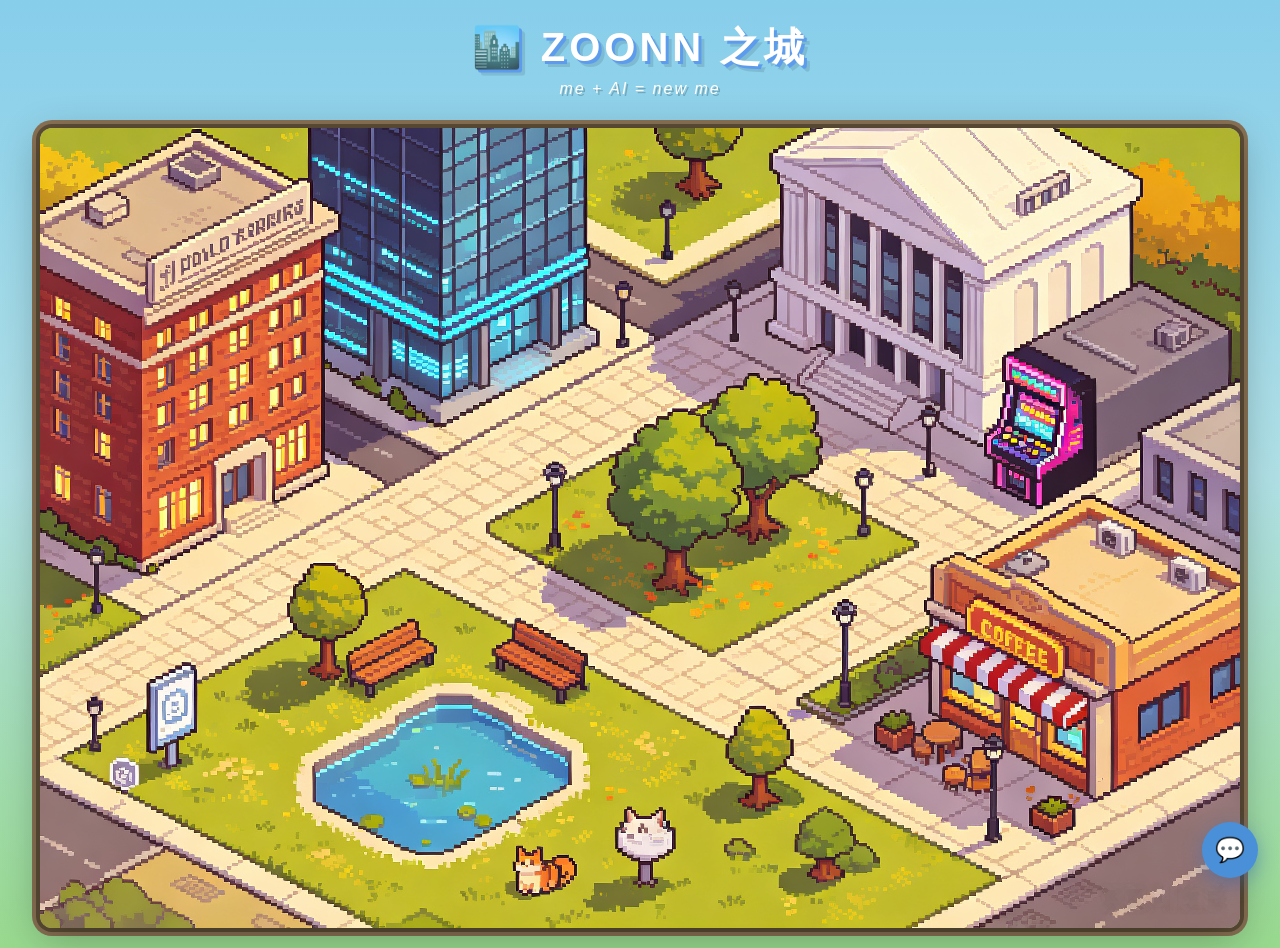
<file: index.html>
<!DOCTYPE html>
<html lang="zh-CN" data-page-node-id="R5YX1EOGFZOs53NWQpjtZC">
<head data-page-node-id="MCgjS11DYPziJdr2xzWzhe">
  <meta charset="UTF-8" data-page-node-id="rE4QaSmSvDtMST7Auu1Xvd">
  <meta name="viewport" content="width=device-width, initial-scale=1.0" data-page-node-id="TuHffenUcVLoeajuGwA0my">
  <title>ZOONN 之城 - Zoonn's City</title>
  <link rel="stylesheet" href="css/style.css?v=24f1a185" data-page-node-id="7Am3Bf6ky5BV7Ctt5zmAZE">
  <link rel="stylesheet" href="css/chat.css?v=33dc4ddd">
</head>
<body data-page-node-id="q3To0M7ZT4WkGjdm2seeuQ">
  <!-- 顶部标题栏 -->
  <header class="site-header" data-page-node-id="o7Xu2CoYEUNQZSLEdtEjbJ">
    <h1 class="site-title" data-page-node-id="9DBHd4xWfe5JY5RQ6yVMpw">🏙️ ZOONN 之城</h1>
    <p class="site-slogan" data-page-node-id="ntbtAPexuUAMQrByEwzLuC">me + AI = new me</p>
  </header>

  <!-- 主内容区：城市地图 -->
  <main class="city-wrapper" data-page-node-id="uXrZ1OSIgmyIryvDC31Pjm">
    <div class="city-map" id="cityMap" data-page-node-id="uHLQtadiiS1aH8Kqcwh0Zt">
      <!-- 底图 -->
      <img src="images/city-map.png?v=68848825" alt="Zoonn's City Map" class="map-bg" data-page-node-id="wymje6vzX97EpMMQ5X96FR">
      
      <!-- 建筑热区 - 左上：编辑部（红砖楼） -->
      <div class="hotspot" data-building="press" style="left: 2%; top: 3%; width: 20%; height: 45%;" data-page-node-id="uhEYc2I3iyixzqcs2qVE9q">
        <span class="hotspot-label" data-page-node-id="RIrHNdH4rmwgmFv5ThmDta">编辑部 🏢</span>
      </div>
      
      <!-- 建筑热区 - 中上：AI公司（蓝色玻璃楼） -->
      <div class="hotspot" data-building="ai" style="left: 22%; top: 0%; width: 24%; height: 32%;" data-page-node-id="o05KM4xlYZ54brb5IXfyxg">
        <span class="hotspot-label" data-page-node-id="GfRa4aGFu3rAZCO5XzxAYL">AI公司 🏭</span>
      </div>
      
      <!-- 建筑热区 - 右上：美术馆（白色柱式建筑） -->
      <div class="hotspot" data-building="gallery" style="left: 60%; top: 0%; width: 28%; height: 30%;" data-page-node-id="xs5zwRxdwQv70vNkTCW2GM">
        <span class="hotspot-label" data-page-node-id="XTO7V0CUTvRmEtbwbmMnkV">个人展板 🎨</span>
      </div>
      
      <!-- 建筑热区 - 右侧：游戏厅（街机） -->
      <div class="hotspot" data-building="arcade" style="left: 78%; top: 22%; width: 15%; height: 22%;" data-page-node-id="vTtKGflgwEkZnLOaDdktAh">
        <span class="hotspot-label" data-page-node-id="ZqZfgLYMuOAG3ZGzGDqcBB">游戏厅 🕹️</span>
      </div>
      
      <!-- 建筑热区 - 右下：咖啡馆（COFFEE店） -->
      <div class="hotspot" data-building="cafe" style="left: 72%; top: 45%; width: 28%; height: 38%;" data-page-node-id="Mx6OpVEcax2uWH68Grg6a4">
        <span class="hotspot-label" data-page-node-id="2zc88LYCNNvrm6JaZarzIW">咖啡馆 ☕</span>
      </div>
      
      <!-- 建筑热区 - 下方：公园（池塘+绿地） -->
      <div class="hotspot hotspot-park" data-building="park" style="left: 5%; top: 52%; width: 72%; height: 48%;" data-page-node-id="5Tm2rDZp7Db3562Cns2B99">
        <span class="hotspot-label" data-page-node-id="cosAb6Yr9CxSLmnnbro6OQ">公园 🌳</span>
      </div>
      
      <!-- 建筑热区 - 左下：信息亭（信息牌） -->
      <div class="hotspot hotspot-info" data-building="info" style="left: 6%; top: 65%; width: 8%; height: 18%;" data-page-node-id="TNFB1hSzhvwz2HVB6Iz1lT">
        <span class="hotspot-label" data-page-node-id="8XOOBeUxPRFSvusJSaFOz9">信息亭 📮</span>
      </div>
      
      <!-- 公园中的小猫（可互动） -->
      <div class="cat-sprite" id="catSprite" style="left: 48%; top: 83%;" data-page-node-id="WP7UT23vZ5g4c1WzsDnycP">
        <div class="speech-bubble" id="catBubble" data-page-node-id="Guln2NVrmvhnj3woo2KxDb">喵~</div>
      </div>
    </div>
  </main>

  <!-- 模态框 - 编辑部 -->
  <div class="modal" id="modal-press" data-page-node-id="fqgIWxtPhU0BSAmtu5lGIl">
    <div class="modal-content newspaper-style" data-page-node-id="ZDABA2tRh2UtLG8hpg7rRN">
      <button class="modal-close" data-close="press" data-page-node-id="mMUDvkxS1gbArdZKFhBODk">&times;</button>
      <h2 class="modal-title" data-page-node-id="wAFLu4Spu237FAzThQHGX4">📰 编辑部 — 小说作品</h2>
      <p class="modal-subtitle" data-page-node-id="cOCU4nsU7c3Pa8StEMlZol">zoonn 的严肃文学创作</p>
      <div class="article-list" id="articleList" data-page-node-id="pWWyjYjtBIBCBB6I81c7up">
        <!-- 文章卡片将由 JS 动态生成 -->
      </div>
    </div>
  </div>

  <!-- 模态框 - AI公司 -->
  <div class="modal" id="modal-ai" data-page-node-id="bAj2iQGXhADcwFrJneritr">
    <div class="modal-content tech-style" data-page-node-id="F4GMDAJLzYAJmsHrItB4en">
      <button class="modal-close" data-close="ai" data-page-node-id="FPKWEJrP5xO1nKHFFUQnYT">&times;</button>
      <h2 class="modal-title" data-page-node-id="YH2DYlCyPrLlSk2qwz2pX4">🏭 AI 落地公司</h2>
      <p class="modal-subtitle" data-page-node-id="Eip6KckCSnDkqZC4X7Vl5N">用 AI 驱动的商业项目</p>
      <div class="project-grid" id="projectGrid" data-page-node-id="bwmuYBhp6pEy5McgwoEe8d">
        <!-- 项目卡片将由 JS 动态生成 -->
      </div>
    </div>
  </div>

  <!-- 模态框 - 个人展板（手账画布） -->
  <div class="modal" id="modal-gallery" data-page-node-id="Nmc3WtzkLJWLqRdEYAXMwx">
    <div class="modal-content gallery-style gallery-board-style" data-page-node-id="t4WFZWmgeP0VI8bybbwoAb">
      <button class="modal-close" data-close="gallery" data-page-node-id="tKAkMngQU9jzvwdCSmizPx">&times;</button>
      <h2 class="modal-title" data-page-node-id="o3rtFwU5wdP4Dt6C8iW5RF">🎨 个人展板</h2>
      <p class="modal-subtitle" data-page-node-id="gJRWYIAujtDJX9bTEtayX0">关于我，以及做过的项目</p>
      <div class="gallery-board" id="galleryBoard" data-page-node-id="TFZEgxq6qfU3rZpTKqarrw">
        <!-- 简介与项目由 data.js 的 personalBoard 配置生成 -->
      </div>
    </div>
  </div>

  <!-- 模态框 - 游戏厅 -->
  <div class="modal" id="modal-arcade" data-page-node-id="Vu9tEC8XAi4I2h2MAG9IkD">
    <div class="modal-content arcade-style" data-page-node-id="qCrckFsdtl21kyD777ABo3">
      <button class="modal-close" data-close="arcade" data-page-node-id="ByBHOBN8OXoWQofLxhXOqn">&times;</button>
      <h2 class="modal-title" data-page-node-id="HqhRBv8SAz3AyCMHKPcu8v">🕹️ 游戏厅</h2>
      <p class="modal-subtitle" data-page-node-id="3ewqeT3SEIlKDnQqvNK4Ir">来玩一局吧！</p>
      <div class="arcade-grid" id="arcadeGrid" data-page-node-id="sAI6A0l53DqyqIwyQ7mLX2">
        <!-- 游戏卡片将由 JS 动态生成 -->
      </div>
    </div>
  </div>

  <!-- 模态框 - 咖啡馆 -->
  <div class="modal" id="modal-cafe" data-page-node-id="uOo5Qq9OQmioZSMfcls8D7">
    <div class="modal-content cafe-style" data-page-node-id="RZkIyGJBrhMSmz5QtsNAAR">
      <button class="modal-close" data-close="cafe" data-page-node-id="8yx3dbI9bnRnL1EhtrGKQq">&times;</button>
      <h2 class="modal-title" data-page-node-id="KZvFecEr2ut1NKvFktqNLy">☕ 咖啡馆 — 视频杂志</h2>
      <p class="modal-subtitle" data-page-node-id="XD0GNp7IwC1kkz6C3om1ZR">点一杯咖啡，翻翻杂志</p>
      <div class="magazine-rack" id="magazineRack" data-page-node-id="NXZHaTkRcbaIHZ9rmA8nB3">
        <!-- 杂志卡片将由 JS 动态生成 -->
      </div>
    </div>
  </div>

  <!-- 模态框 - 公园 -->
  <div class="modal" id="modal-park" data-page-node-id="gFSYfux7ClJmG1Quno6uNU">
    <div class="modal-content park-style" data-page-node-id="AJWK9TXZVe409VsOzC9exD">
      <button class="modal-close" data-close="park" data-page-node-id="diNDW3BhxOR2U8YzFC8Y4k">&times;</button>
      <h2 class="modal-title" data-page-node-id="D86gDzcEQmXLWBNGAol6FB">🌳 公园</h2>
      <p class="modal-subtitle" data-page-node-id="Do8CnNGkoQB2VQ7W1kWHqJ">呼吸新鲜空气，看看我去过的地方</p>
      <div class="park-map-section" data-page-node-id="K8E0SsjCCE5s1jiLfqwhPv">
        <h3 class="park-map-title" data-page-node-id="nXc0YX0LDqqOR0sNFeVGlf">📍 旅行足迹</h3>
        <div class="china-map-container" data-page-node-id="Ef94XoHsikVlFQOFg1oA2N">
          <img src="images/china-map.svg" alt="中国地图" class="china-map-img" data-page-node-id="1IhT2m7lDJdSkXm1OLBTKr">
          <div class="map-markers" id="mapMarkers" data-page-node-id="5oUWGLSqZqgeQu9XPYdD1F">
            <!-- 地图标记将由 JS 动态生成 -->
          </div>
        </div>
      </div>
      <div class="park-cat-tip" data-page-node-id="cbNjL58Gko48gzrbj7qJ4W">
        💡 提示：点击地图上的小猫咪可以跟它互动哦~
      </div>
    </div>
  </div>

  <!-- 模态框 - 信息亭 -->
  <div class="modal" id="modal-info" data-page-node-id="5aeGFOWoZAM9WzjiSCUMwC">
    <div class="modal-content info-style" data-page-node-id="cW7SrIbQHMjo3sJbK3XUXM">
      <button class="modal-close" data-close="info" data-page-node-id="TIsc2TCSAzadvX7Ehthfq8">&times;</button>
      <h2 class="modal-title" data-page-node-id="E94tdUVuucX3rxIRAz5dQK">📮 信息亭</h2>
      <p class="modal-subtitle" data-page-node-id="VVOlqzsWeFHRlH7wNOl1uC">联系我</p>
      <div class="contact-info" id="contactInfoList">
        <!-- 联系方式由 data.js 的 contactInfo 配置生成 -->
      </div>
      <div class="message-form" data-page-node-id="i3PlphlgFaFDApeCZDiWpi">
        <h3 class="form-title" data-page-node-id="6K6KKHIFerqkGzQuZpAoRE">💬 留个言吧</h3>
        <p class="form-hint">留完就能在右下角的对话窗口里继续聊 —— 不用注册，也不用留邮箱。</p>
        <form id="messageForm" data-page-node-id="04llOLvXVXHtfGM211qC88">
          <input type="text" id="msgName" placeholder="你的名字" class="form-input" maxlength="20" data-page-node-id="wAZhLMgOVMjzdFdOIJErbj">
          <textarea id="msgBody" placeholder="想说的话..." class="form-textarea" rows="4" maxlength="2000"></textarea>
          <button type="submit" class="form-btn" data-page-node-id="d3MANEqtYRZibPNdGQCbKm">发送留言</button>
        </form>
        <p class="form-status" id="msgStatus" hidden></p>
      </div>
    </div>
  </div>

  <!-- 文章详情弹窗（内嵌） -->
  <div class="modal" id="modal-article-detail" data-page-node-id="bFPu80PZ4FGK5Mj4yiGuvi">
    <div class="modal-content newspaper-style article-detail-style" data-page-node-id="quldbzUILBDP8FwjzKWUIR">
      <button class="modal-close" data-close="article-detail" data-page-node-id="sDrPrUtXoFHtDA4HrJsJZo">&times;</button>
      <div class="article-detail-content" id="articleDetailContent" data-page-node-id="8soLS6rpiCFFOercyrDSJ0">
        <!-- 文章正文将由 JS 动态填充 -->
      </div>
    </div>
  </div>

  <!-- 杂志详情弹窗（内嵌） -->
  <div class="modal" id="modal-magazine-detail" data-page-node-id="L7gSK6Nl1HveAue4gXC7ac">
    <div class="modal-content magazine-detail-style" data-page-node-id="4JE4NtFgBHJWHyP2bnDCCd">
      <button class="modal-close" data-close="magazine-detail" data-page-node-id="cJVmVUmzZNC2MiL9EyEaKY">&times;</button>
      <div class="magazine-detail-content" id="magazineDetailContent" data-page-node-id="VPGlTRQYioBdF7squp1N28">
        <!-- 杂志详情由 JS 动态填充 -->
      </div>
    </div>
  </div>

  <!-- AI 周刊：期刊索引（最新一期 + 往期列表） -->
  <div class="modal" id="modal-weekly-index">
    <div class="modal-content weekly-index-style">
      <button class="modal-close" data-close="weekly-index">&times;</button>
      <h2 class="modal-title">📰 AI 周刊</h2>
      <p class="modal-subtitle">每周一更新 · 只记录这一周真正值得知道的事</p>
      <div class="weekly-index-list" id="weeklyIndexList">
        <!-- 期刊卡片由 JS 动态生成 -->
      </div>
    </div>
  </div>

  <!-- AI 周刊：单期正文 -->
  <div class="modal" id="modal-weekly">
    <div class="modal-content weekly-article-style">
      <button class="modal-close" data-close="weekly">&times;</button>
      <button class="weekly-back" id="weeklyBack">&larr; 返回往期列表</button>
      <div class="weekly-article" id="weeklyArticle">
        <!-- 周刊正文由 JS 动态填充 -->
      </div>
    </div>
  </div>

  <script src="js/data.js?v=8c217760"></script>
  <script src="js/main.js?v=6462d9d5"></script>
  <script src="js/chat-config.js?v=4def8b8b"></script>
  <script src="js/chat-core.js?v=72e0977f"></script>
  <script src="js/chat-widget.js?v=8f03db12"></script>
</body>
</html>
</file>
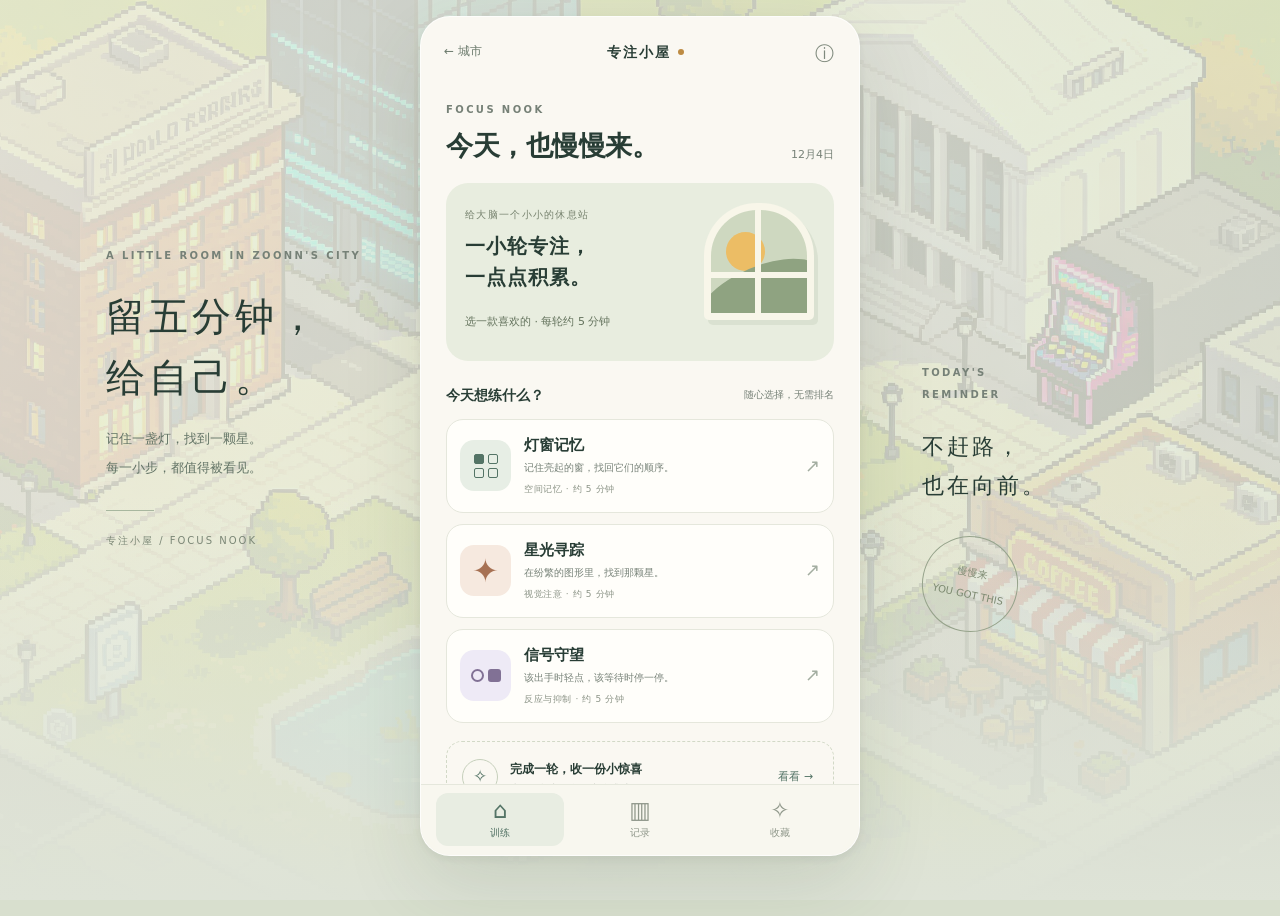
<file: games/focus/index.html>
<!doctype html>
<html lang="zh-CN">
<head>
  <meta charset="utf-8">
  <meta name="viewport" content="width=device-width, initial-scale=1, viewport-fit=cover">
  <meta name="theme-color" content="#f5f1e8">
  <meta name="description" content="在 ZOONN 之城留五分钟给自己。记忆与注意小游戏、本地训练记录和每日小礼物。">
  <title>专注小屋 · ZOONN 之城</title>
  <link rel="stylesheet" href="focus.css?v=2">
</head>
<body>
  <div class="city-backdrop" aria-hidden="true"></div>
  <aside class="desktop-note left-note" aria-hidden="true">
    <span class="eyebrow">A LITTLE ROOM IN ZOONN'S CITY</span>
    <h1>留五分钟，<br>给自己。</h1>
    <p>记住一盏灯，找到一颗星。<br>每一小步，都值得被看见。</p>
    <div class="note-rule"></div><span class="note-foot">专注小屋 / FOCUS NOOK</span>
  </aside>
  <main class="phone" id="phone">
    <header class="app-header">
      <a class="city-link" href="../../index.html" aria-label="返回 ZOONN 之城">← 城市</a>
      <span class="wordmark">专注小屋<span class="brand-dot"></span></span>
      <button class="icon-button" id="helpButton" aria-label="存档说明">ⓘ</button>
    </header>
    <div id="storageBanner" class="storage-banner" role="status" hidden></div>
    <div id="view" class="view"></div>
    <nav class="bottom-nav" id="nav" aria-label="游戏导航">
      <button data-page="home" aria-current="page"><span aria-hidden="true">⌂</span>训练</button>
      <button data-page="report"><span aria-hidden="true">▥</span>记录</button>
      <button data-page="collection"><span aria-hidden="true">✧</span>收藏</button>
    </nav>
  </main>
  <aside class="desktop-note right-note" aria-hidden="true"><span class="tiny-label">TODAY'S REMINDER</span><p>不赶路，<br>也在向前。</p><span class="round-stamp">慢慢来<br>YOU GOT THIS</span></aside>
  <div id="toast" class="toast" role="status" hidden></div>
  <dialog id="dialog" class="dialog"><div id="dialogBody"></div></dialog>
  <input id="importFile" type="file" accept="application/json,.json" hidden>
  <noscript>请开启 JavaScript 以进行训练。游戏记录仅保存在当前浏览器。</noscript>
  <script src="core.js?v=2"></script>
  <script src="app.js?v=2" defer></script>
</body>
</html>
</file>
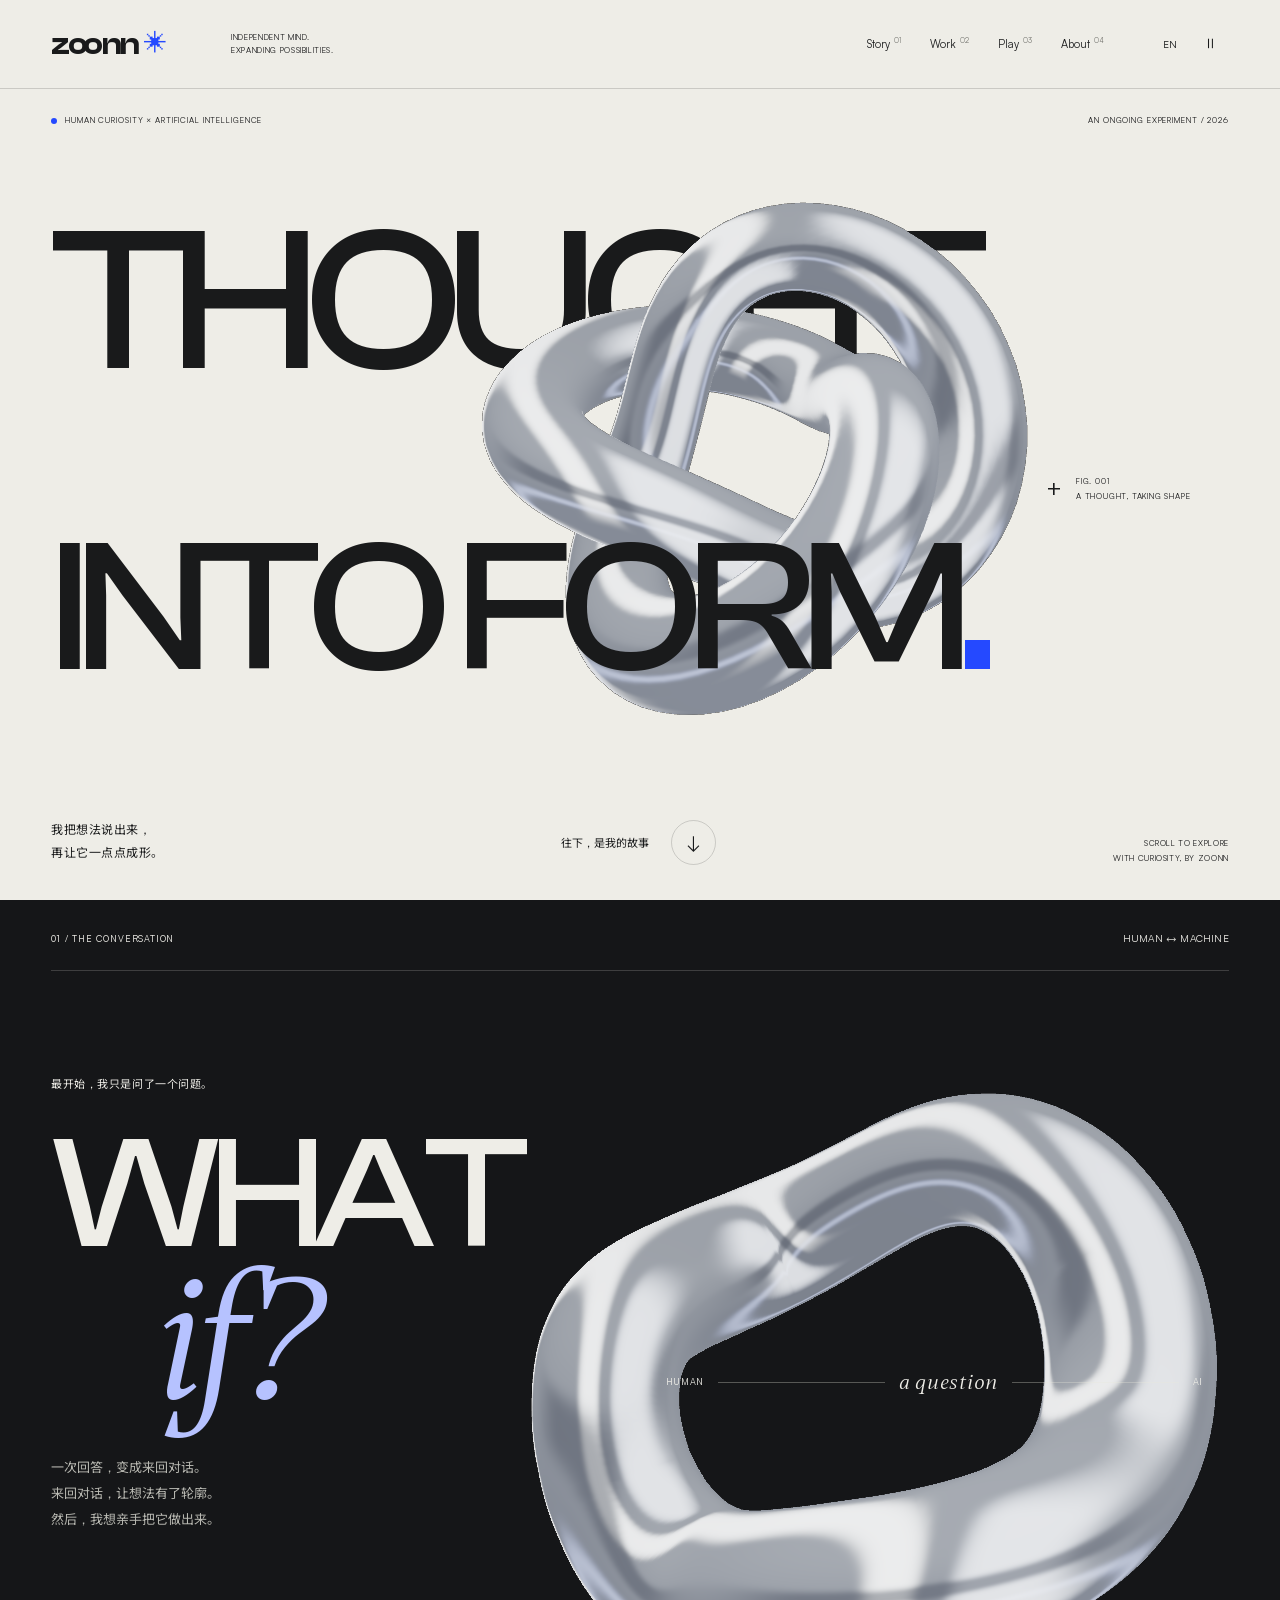
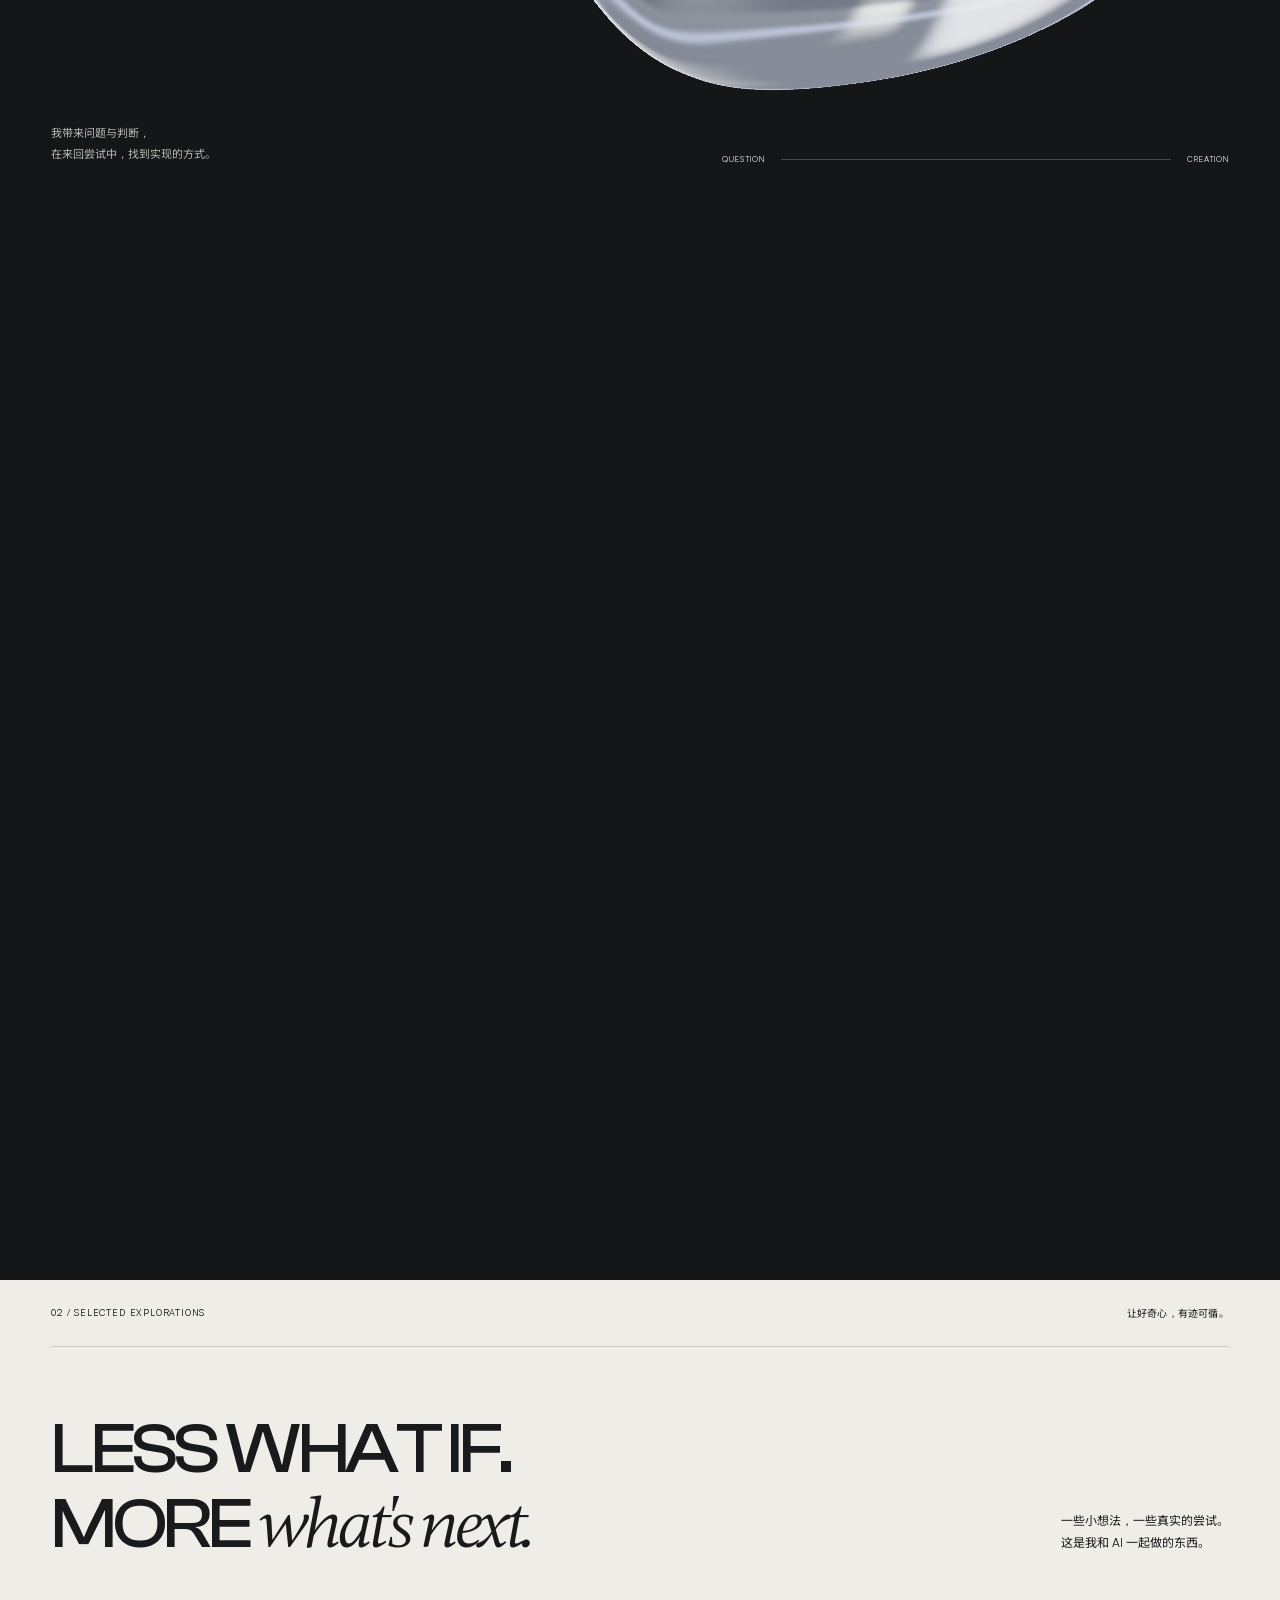
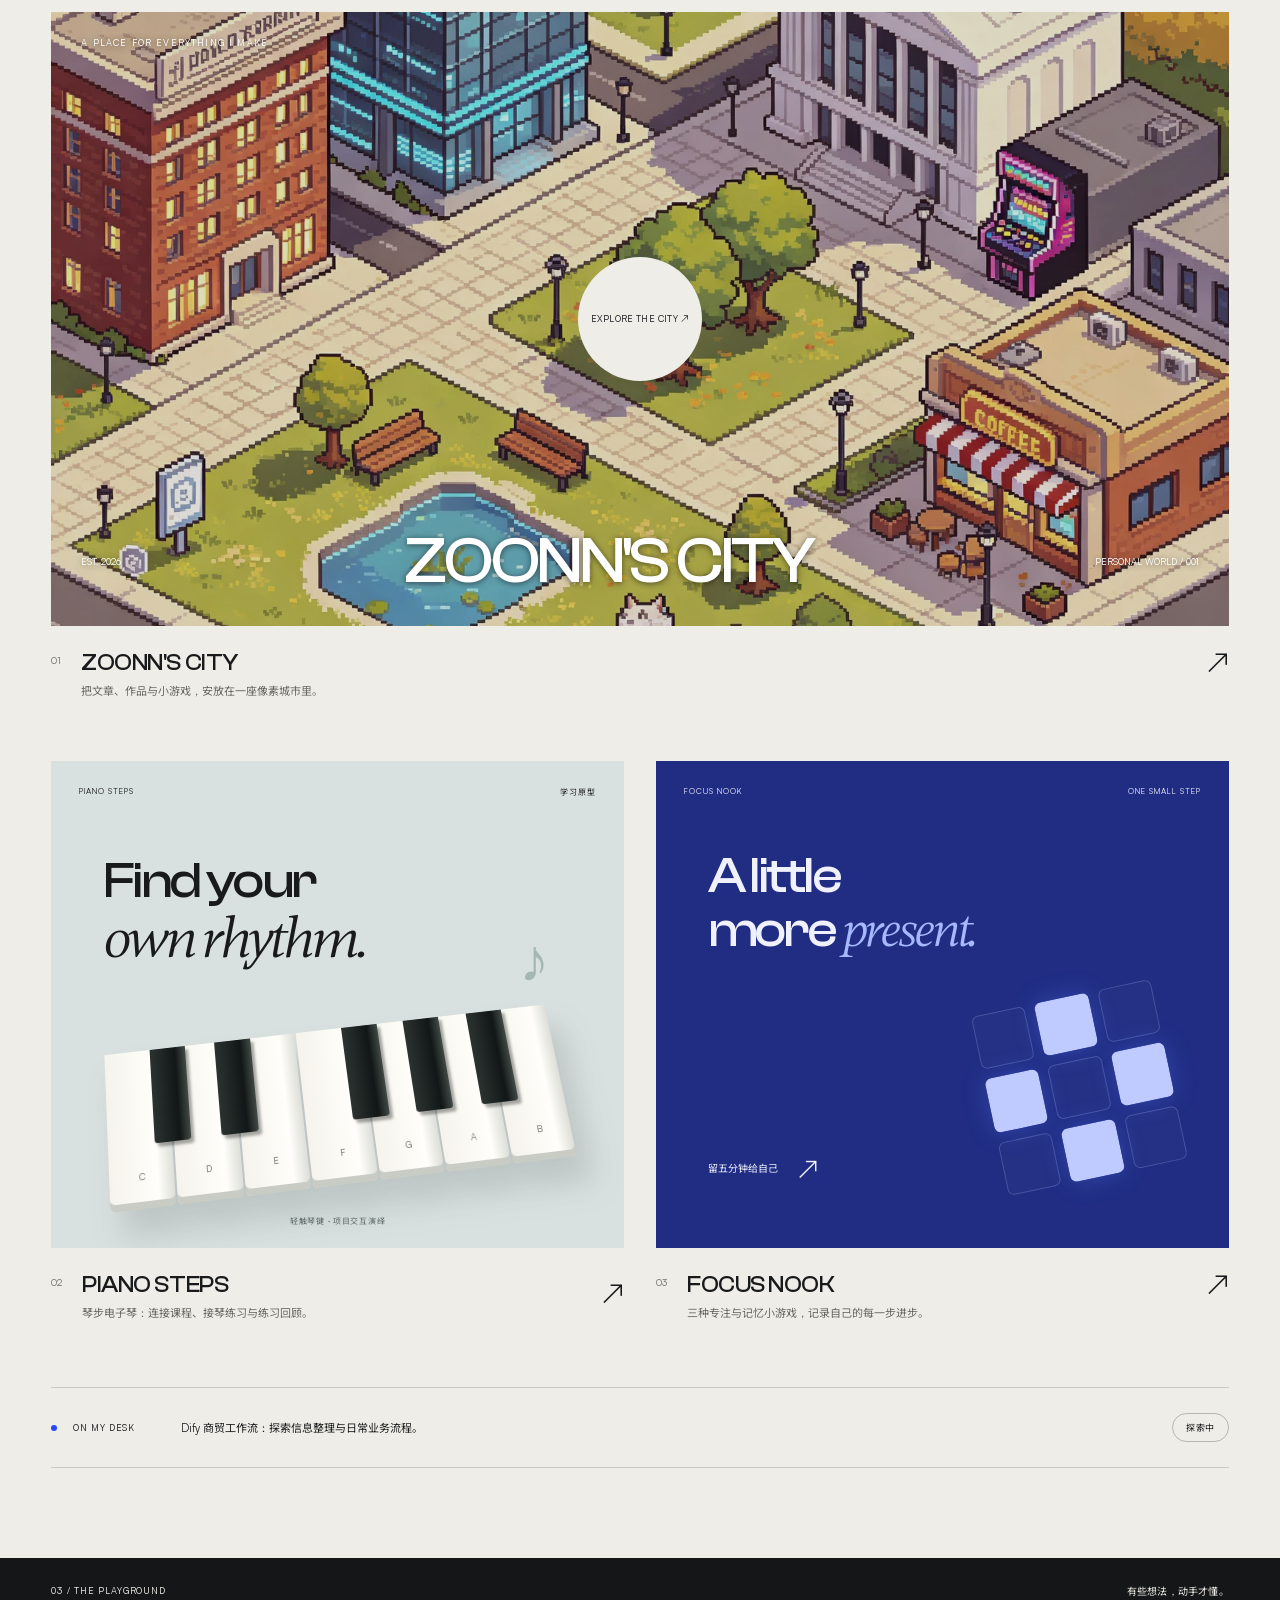
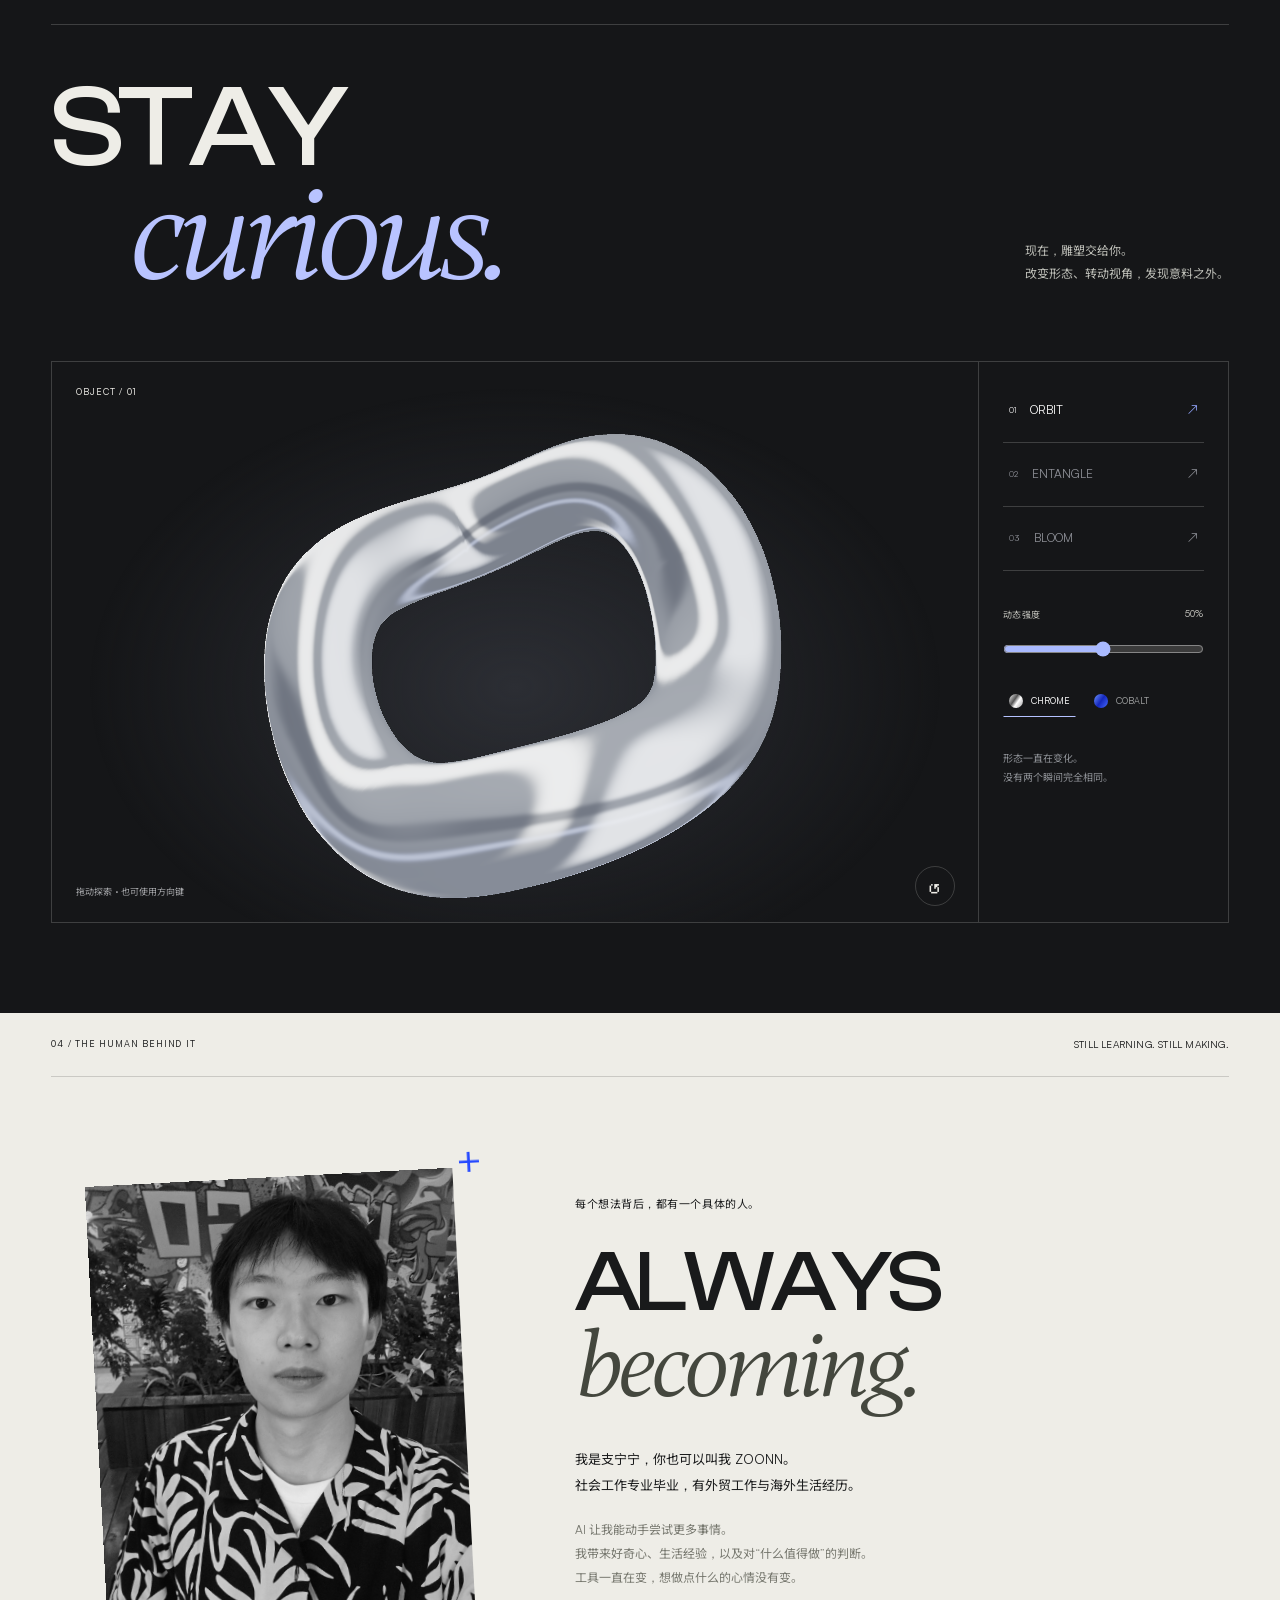
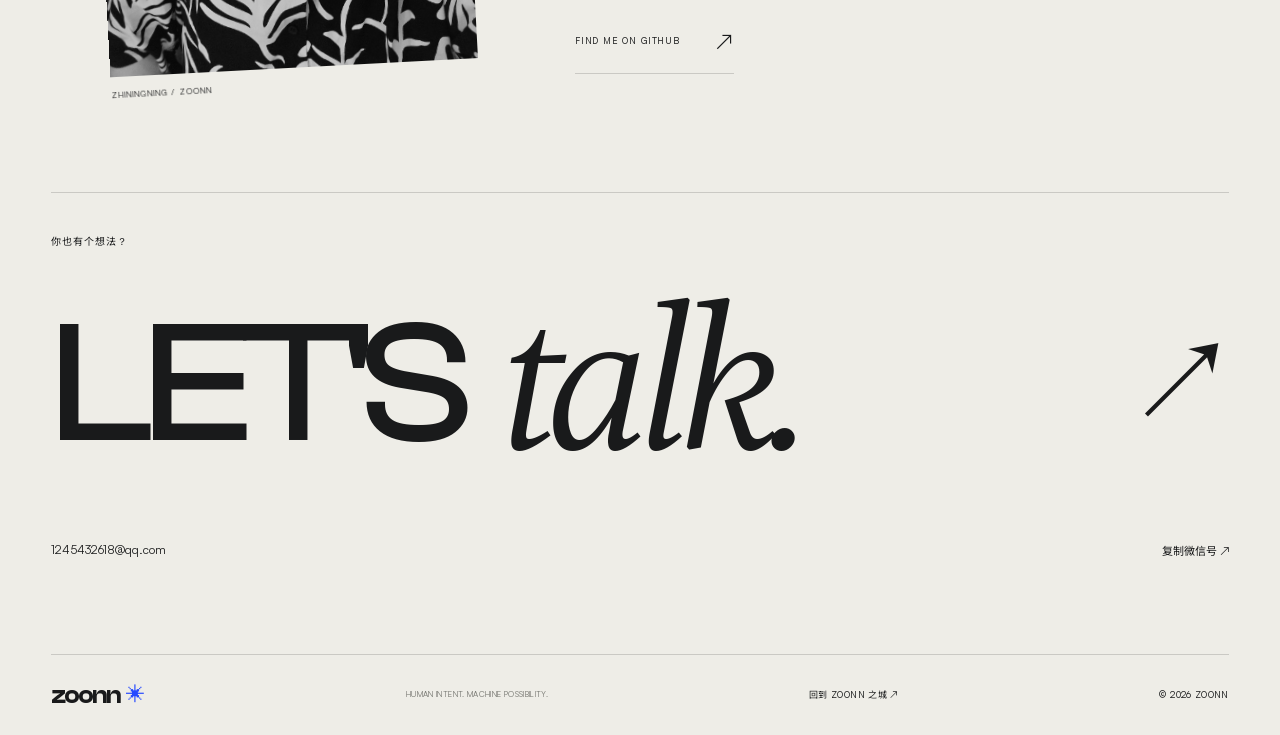
<file: stories/co-create/index.html>
<!doctype html>
<html lang="zh-CN">
<head>
  <meta charset="utf-8"><meta name="viewport" content="width=device-width,initial-scale=1">
  <meta name="theme-color" content="#eeede7">
  <meta name="description" content="BECOMING — ZOONN 的个人创作与动效展。一个想法，逐渐成为我的世界。">
  <title>BECOMING — ZOONN × AI</title>
  <link rel="icon" href="assets/mark.svg" type="image/svg+xml">
  <link rel="preload" href="assets/clash-display-500.woff2" as="font" type="font/woff2" crossorigin>
  <link rel="stylesheet" href="fonts.css"><link rel="stylesheet" href="style.css?v=3">
  <script defer src="sculpture.js?v=3"></script><script defer src="app.js?v=3"></script>
</head>
<body>
  <a href="#work" class="skip" data-en="Skip to selected work">跳至作品</a>
  <header class="header">
    <a class="brand" href="#top" aria-label="ZOONN — Back to top">z<span class="brand-orbit">oo</span>nn<span class="brand-star">✳</span></a>
    <span class="header-note">INDEPENDENT MIND.<br>EXPANDING POSSIBILITIES.</span>
    <nav aria-label="Main navigation"><a href="#story">Story<span>01</span></a><a href="#work">Work<span>02</span></a><a href="#lab">Play<span>03</span></a><a href="#about">About<span>04</span></a></nav>
    <div class="header-tools"><button id="language" aria-label="Switch to English">EN</button><button id="motion" aria-label="暂停动效" aria-pressed="false"><span class="motion-icon" aria-hidden="true">Ⅱ</span></button></div>
  </header>
  <main>
    <section class="hero" id="top" aria-labelledby="hero-title">
      <div class="hero-meta"><span><i class="blue-dot"></i> HUMAN CURIOSITY × ARTIFICIAL INTELLIGENCE</span><span>AN ONGOING EXPERIMENT / 2026</span></div>
      <h1 id="hero-title"><span class="hero-word">THOUGHT</span><span class="hero-word second">INTO FORM<span class="blue-period">.</span></span></h1>
      <div class="hero-art"><div class="sculpture-fallback" aria-hidden="true"></div><canvas id="hero-canvas" aria-label="一座持续变化的银色数字雕塑"></canvas></div>
      <div class="object-label" aria-hidden="true"><span class="cross">+</span><span>FIG. 001<br>A THOUGHT, TAKING SHAPE</span></div>
      <div class="hero-bottom"><p data-en="I make things with AI.<br>And discover what I can become.">我把想法说出来，<br>再让它一点点成形。</p><a class="round-link" href="#story"><span data-en="Enter the story">往下，是我的故事</span><i aria-hidden="true">↓</i></a><span class="edition">SCROLL TO EXPLORE<br>WITH CURIOSITY, BY ZOONN</span></div>
    </section>

    <section class="story" id="story" aria-labelledby="story-title">
      <div class="story-sticky">
        <div class="section-meta"><span>01 / THE CONVERSATION</span><span class="story-indicator">HUMAN ↔ MACHINE</span></div>
        <div class="story-art"><div class="sculpture-fallback dark" aria-hidden="true"></div><canvas id="story-canvas" aria-label="由环形展开为交织形体的数字雕塑"></canvas></div>
        <div class="story-copy"><span class="overline" data-en="It started with a question.">最开始，我只是问了一个问题。</span><h2 id="story-title">WHAT<br><span class="serif">if?</span></h2><p class="story-paragraph" id="story-paragraph" data-en="An answer became a conversation.<br>A conversation became a possibility.<br>Then I wanted to make it real.">一次回答，变成来回对话。<br>来回对话，让想法有了轮廓。<br>然后，我想亲手把它做出来。</p></div>
        <div class="dialogue-line" aria-hidden="true"><span>HUMAN</span><i></i><b id="dialogue-word">a question</b><i></i><span>AI</span></div>
        <div class="story-bottom"><p data-en="I bring the intent.<br>Together, we explore the possibilities.">我带来问题与判断，<br>在来回尝试中，找到实现的方式。</p><div class="story-track"><span>QUESTION</span><div><i id="story-progress"></i></div><span>CREATION</span></div></div>
      </div>
    </section>

    <section class="work" id="work" aria-labelledby="work-title">
      <div class="section-meta"><span>02 / SELECTED EXPLORATIONS</span><span data-en="From curiosity to something you can use.">让好奇心，有迹可循。</span></div>
      <div class="work-heading"><h2 id="work-title">LESS WHAT IF.<br>MORE <span class="serif">what's next.</span></h2><p data-en="Small ideas. Real experiments.<br>A few things I am making with AI.">一些小想法，一些真实的尝试。<br>这是我和 AI 一起做的东西。</p></div>
      <article class="project city-project">
        <a href="../../index.html" class="project-image city-image" aria-label="进入 ZOONN 之城"><img src="assets/city.webp" alt="ZOONN 之城的像素城市，包含咖啡馆、游戏厅和个人展板" width="1600" height="1067" loading="lazy"><span class="image-topline">A PLACE FOR EVERYTHING I MAKE</span><span class="project-badge">EXPLORE THE CITY ↗</span><span class="image-bottomline">EST. 2026 <i>ZOONN'S CITY</i> PERSONAL WORLD / 001</span></a>
        <div class="project-caption"><span class="project-number">01</span><div><h3>ZOONN'S CITY</h3><p data-en="A pixel city for my writing, projects and small experiments.">把文章、作品与小游戏，安放在一座像素城市里。</p></div><a href="../../index.html" aria-label="进入 ZOONN 之城">↗</a></div>
      </article>
      <div class="project-pair">
        <article class="project piano-project">
          <div class="project-image piano-image"><div class="mini-meta"><span>PIANO STEPS</span><span data-en="LEARNING PROTOTYPE">学习原型</span></div><div class="piano-title">Find your<br><span class="serif">own rhythm.</span></div><div class="piano-note" id="note-display">♪</div><div class="keyboard" role="group" aria-label="迷你琴键演示"><button data-note="261.63" aria-label="C / Do"><span>C</span></button><button data-note="293.66" aria-label="D / Re"><span>D</span></button><button data-note="329.63" aria-label="E / Mi"><span>E</span></button><button data-note="349.23" aria-label="F / Fa"><span>F</span></button><button data-note="392.00" aria-label="G / Sol"><span>G</span></button><button data-note="440.00" aria-label="A / La"><span>A</span></button><button data-note="493.88" aria-label="B / Si"><span>B</span></button><i class="black-key k1"></i><i class="black-key k2"></i><i class="black-key k3"></i><i class="black-key k4"></i><i class="black-key k5"></i></div><div class="demo-caption" data-en="TOUCH A KEY · A PLAYFUL TRIBUTE TO THE PROJECT">轻触琴键 · 项目交互演绎</div></div>
          <div class="project-caption"><span class="project-number">02</span><div><h3>PIANO STEPS</h3><p data-en="A piano learning prototype, from lessons to practice and reflection.">琴步电子琴：连接课程、接琴练习与练习回顾。</p></div><button class="details-button" data-project="piano" aria-label="了解琴步电子琴">↗</button></div>
        </article>
        <article class="project focus-project">
          <div class="project-image focus-image"><div class="mini-meta"><span>FOCUS NOOK</span><span>ONE SMALL STEP</span></div><div class="focus-title">A little<br>more <span class="serif">present.</span></div><div class="focus-grid" aria-label="专注小屋灯窗图案"><span></span><span class="lit"></span><span></span><span class="lit"></span><span></span><span class="lit"></span><span></span><span class="lit"></span><span></span></div><a class="focus-try" href="../../games/focus/index.html"><span data-en="Give yourself five minutes">留五分钟给自己</span><span>↗</span></a></div>
          <div class="project-caption"><span class="project-number">03</span><div><h3>FOCUS NOOK</h3><p data-en="Three attention and memory games, with a record of your own progress.">三种专注与记忆小游戏，记录自己的每一步进步。</p></div><a href="../../games/focus/index.html" aria-label="进入专注小屋">↗</a></div>
        </article>
      </div>
      <div class="in-progress"><span class="blue-dot"></span><span>ON MY DESK</span><p data-en="Dify workflows for everyday trade operations.">Dify 商贸工作流：探索信息整理与日常业务流程。</p><span class="status-pill" data-en="IN PROGRESS">探索中</span></div>
    </section>

    <section class="lab" id="lab" aria-labelledby="lab-title">
      <div class="section-meta"><span>03 / THE PLAYGROUND</span><span data-en="Some things make more sense when you touch them.">有些想法，动手才懂。</span></div>
      <div class="lab-heading"><h2 id="lab-title">STAY<br><span class="serif">curious.</span></h2><p data-en="The sculpture is yours now.<br>Change its form. Move it. Find something unexpected.">现在，雕塑交给你。<br>改变形态、转动视角，发现意料之外。</p></div>
      <div class="playground"><div class="lab-art" tabindex="0" role="group" aria-label="互动雕塑，拖动或按方向键旋转"><div class="sculpture-fallback dark" aria-hidden="true"></div><canvas id="lab-canvas" aria-hidden="true"></canvas><span class="art-index" id="art-index">OBJECT / 01</span><span class="drag-hint" data-en="DRAG TO EXPLORE · ARROW KEYS ALSO WORK">拖动探索 · 也可使用方向键</span><button id="reset" class="reset" aria-label="重置雕塑视角">↺</button></div><div class="lab-panel"><div class="lab-tabs" role="group" aria-label="雕塑形态"><button data-form="0" aria-pressed="true"><span>01</span> ORBIT <i>↗</i></button><button data-form="1" aria-pressed="false"><span>02</span> ENTANGLE <i>↗</i></button><button data-form="2" aria-pressed="false"><span>03</span> BLOOM <i>↗</i></button></div><div class="lab-range"><label for="energy"><span data-en="MOTION">动态强度</span><output id="energy-value">50%</output></label><input id="energy" type="range" min="0" max="100" value="50"></div><div class="material-select" role="group" aria-label="雕塑材质"><button data-material="0" aria-pressed="true"><i class="chrome-swatch"></i> CHROME</button><button data-material="1" aria-pressed="false"><i class="blue-swatch"></i> COBALT</button></div><p class="lab-footnote" data-en="A form in motion.<br>No two moments are quite the same.">形态一直在变化。<br>没有两个瞬间完全相同。</p></div></div>
      <p id="lab-status" class="sr-only" role="status" aria-live="polite"></p>
    </section>

    <section class="about" id="about" aria-labelledby="about-title">
      <div class="section-meta"><span>04 / THE HUMAN BEHIND IT</span><span>STILL LEARNING. STILL MAKING.</span></div>
      <div class="about-grid"><div class="portrait-wrap"><img src="assets/portrait.jpg" alt="支宁宁的生活照" width="450" height="600" loading="lazy"><span class="portrait-caption">ZHININGNING / ZOONN</span><span class="portrait-cross" aria-hidden="true">+</span></div><div class="about-copy"><p class="overline" data-en="A person. Not a prompt.">每个想法背后，都有一个具体的人。</p><h2 id="about-title">ALWAYS<br><span class="serif">becoming.</span></h2><p class="intro" data-en="I'm Zhiningning. You can call me ZOONN.<br>A social work graduate, with experience in international trade and life abroad.">我是支宁宁，你也可以叫我 ZOONN。<br>社会工作专业毕业，有外贸工作与海外生活经历。</p><p class="about-text" data-en="AI has expanded what I can try. I bring my curiosity, my experience, and the choice of what matters. The tools keep changing. The desire to make things stays.">AI 让我能动手尝试更多事情。<br>我带来好奇心、生活经验，以及对“什么值得做”的判断。<br>工具一直在变，想做点什么的心情没有变。</p><a class="text-link" href="https://github.com/zoonn-zero" target="_blank" rel="noopener noreferrer">FIND ME ON GITHUB <span>↗</span></a></div></div>
      <div class="contact"><span data-en="HAVE A THOUGHT?">你也有个想法？</span><a href="mailto:1245432618@qq.com">LET'S <span class="serif">talk.</span><i>↗</i></a><div class="contact-bottom"><a href="mailto:1245432618@qq.com">1245432618@qq.com</a><button id="wechat" data-en="Copy WeChat ID ↗">复制微信号 ↗</button></div><p id="contact-status" role="status" aria-live="polite"></p></div>
      <footer><a class="brand" href="#top">zoonn<span class="brand-star">✳</span></a><span>HUMAN INTENT. MACHINE POSSIBILITY.</span><a href="../../index.html" data-en="BACK TO MY CITY ↗">回到 ZOONN 之城 ↗</a><span>© 2026 ZOONN</span></footer>
    </section>
  </main>
  <dialog id="project-dialog"><button class="dialog-close" aria-label="关闭详情">×</button><span class="overline">PIANO STEPS / LEARNING PROTOTYPE</span><h2 data-en="Practice, with a little direction.">让练习，有一点方向。</h2><p data-en="Piano Steps is a desktop learning prototype that brings together lessons, MIDI keyboard practice and practice review. It is still being refined and is not yet available as a public download.">琴步电子琴是一个桌面学习原型，将课程学习、MIDI 接琴练习和练习回顾结合起来。目前仍在完善，暂未提供公开下载。</p><p class="dialog-small" data-en="The seven keys on this page are a small interactive tribute, not the full application.">本页七个琴键是围绕项目制作的互动演绎，并非完整软件界面。</p><button class="dialog-done" data-en="Back to exploring">继续探索 ↗</button></dialog>
  <noscript><p class="noscript">故事与作品可以直接阅读。启用 JavaScript 后可体验动态雕塑与互动琴键。</p></noscript>
</body>
</html>
</file>
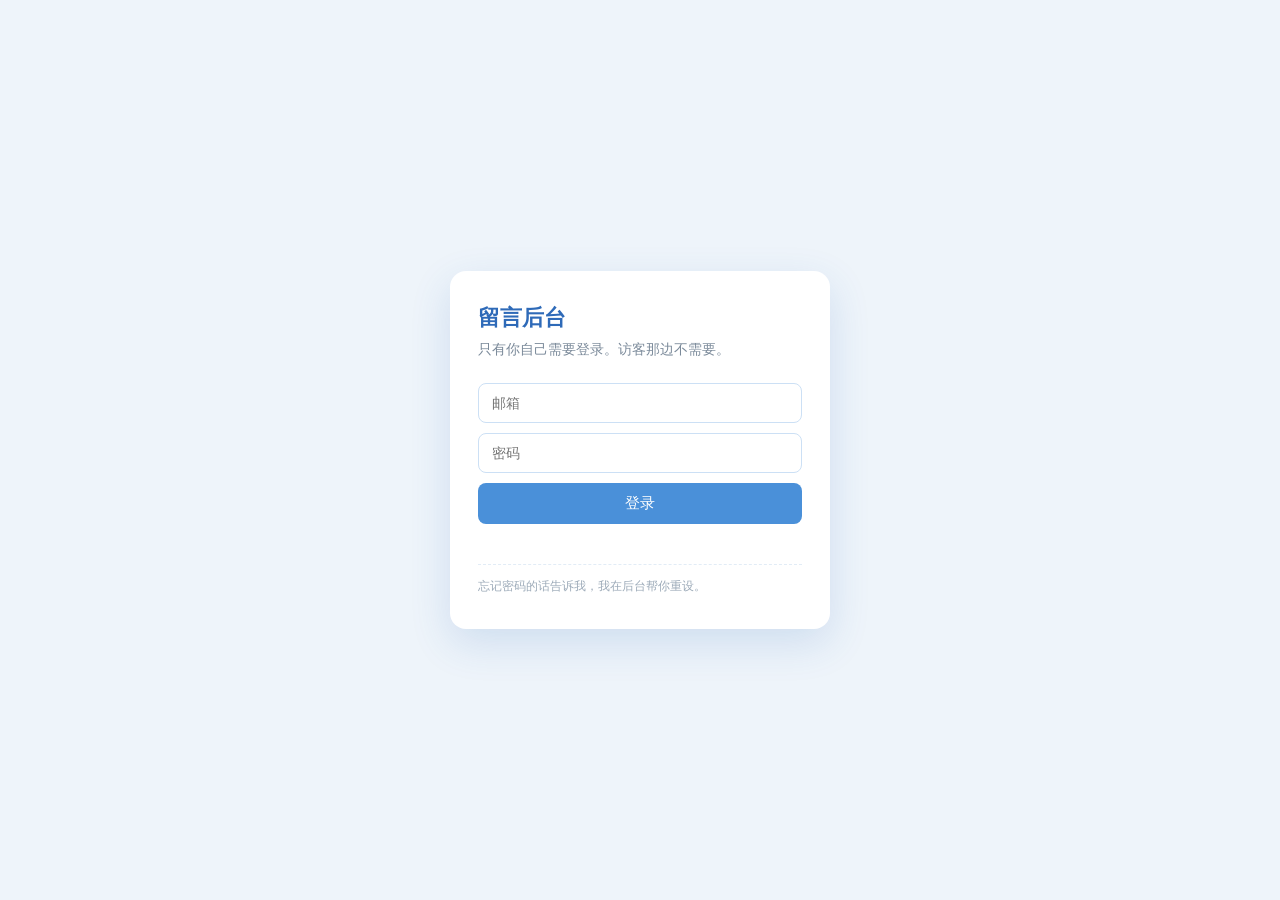
<file: owner.html>
<!DOCTYPE html>
<html lang="zh-CN">
<head>
  <meta charset="UTF-8">
  <meta name="viewport" content="width=device-width, initial-scale=1.0">
  <meta name="robots" content="noindex, nofollow">
  <title>留言后台 · ZOONN 之城</title>
  <link rel="stylesheet" href="css/style.css?v=c086ef8d">
  <link rel="stylesheet" href="css/owner.css?v=8a4c8f50">
</head>
<body class="owner-page">

  <!-- ===== 未登录：登录 ===== -->
  <div class="owner-gate" id="ownerGate">
    <div class="gate-card">
      <h1 class="gate-title">留言后台</h1>
      <p class="gate-sub">只有你自己需要登录。访客那边不需要。</p>

      <!-- 登录（唯一入口） -->
      <form class="gate-form is-panel-active" id="formPassword" data-panel="password">
        <input type="email" class="gate-input" id="pwEmail" placeholder="邮箱" autocomplete="username">
        <input type="password" class="gate-input" id="pwPassword" placeholder="密码" autocomplete="current-password">
        <button type="submit" class="gate-btn">登录</button>
      </form>

      <p class="gate-msg" id="gateMsg"></p>
      <p class="gate-note">忘记密码的话告诉我，我在后台帮你重设。</p>
    </div>
  </div>

  <!-- ===== 已登录：会话列表 + 对话 ===== -->
  <div class="owner-app" id="ownerApp">
    <aside class="owner-side">
      <div class="side-head">
        <div class="side-title">来访的人</div>
        <button class="side-refresh" id="refreshRooms" title="刷新">↻</button>
      </div>
      <div class="side-list" id="roomList">
        <div class="side-empty">还没有人来过。<br><br>想看效果的话，去 <b>zoonn.org</b> 右下角发一条消息，这里马上就会出现。</div>
      </div>
      <div class="side-foot">
        <span id="ownerEmail" class="side-email"></span>
        <button class="side-signout" id="signOut">退出</button>
      </div>
    </aside>

    <main class="owner-main">
      <header class="main-head" id="mainHead">
        <div>
          <div class="main-title" id="mainTitle">选一个人开始</div>
          <div class="main-sub" id="mainSub">左侧列表按最近活动排序</div>
        </div>
        <button class="main-btn is-hidden" id="toggleLive">暂停自动刷新</button>
      </header>

      <div class="owner-thread" id="thread">
        <div class="thread-empty">左边选一个来访者，就能看到他说了什么。<br><br>列表还是空的话，去主站 <b>zoonn.org</b> 右下角自己发一条，回来这儿就能看到。</div>
      </div>

      <form class="owner-compose" id="ownerCompose">
        <textarea class="owner-input" id="ownerInput" rows="1" maxlength="2000" placeholder="以 zoonn 的身份回复…（Enter 发送，Shift+Enter 换行）"></textarea>
        <button type="submit" class="owner-send" id="ownerSend">回复</button>
      </form>
    </main>
  </div>

  <script src="js/chat-config.js?v=4def8b8b"></script>
  <script src="js/chat-core.js?v=72e0977f"></script>
  <script src="js/owner.js?v=5fbb26e0"></script>
</body>
</html>
</file>
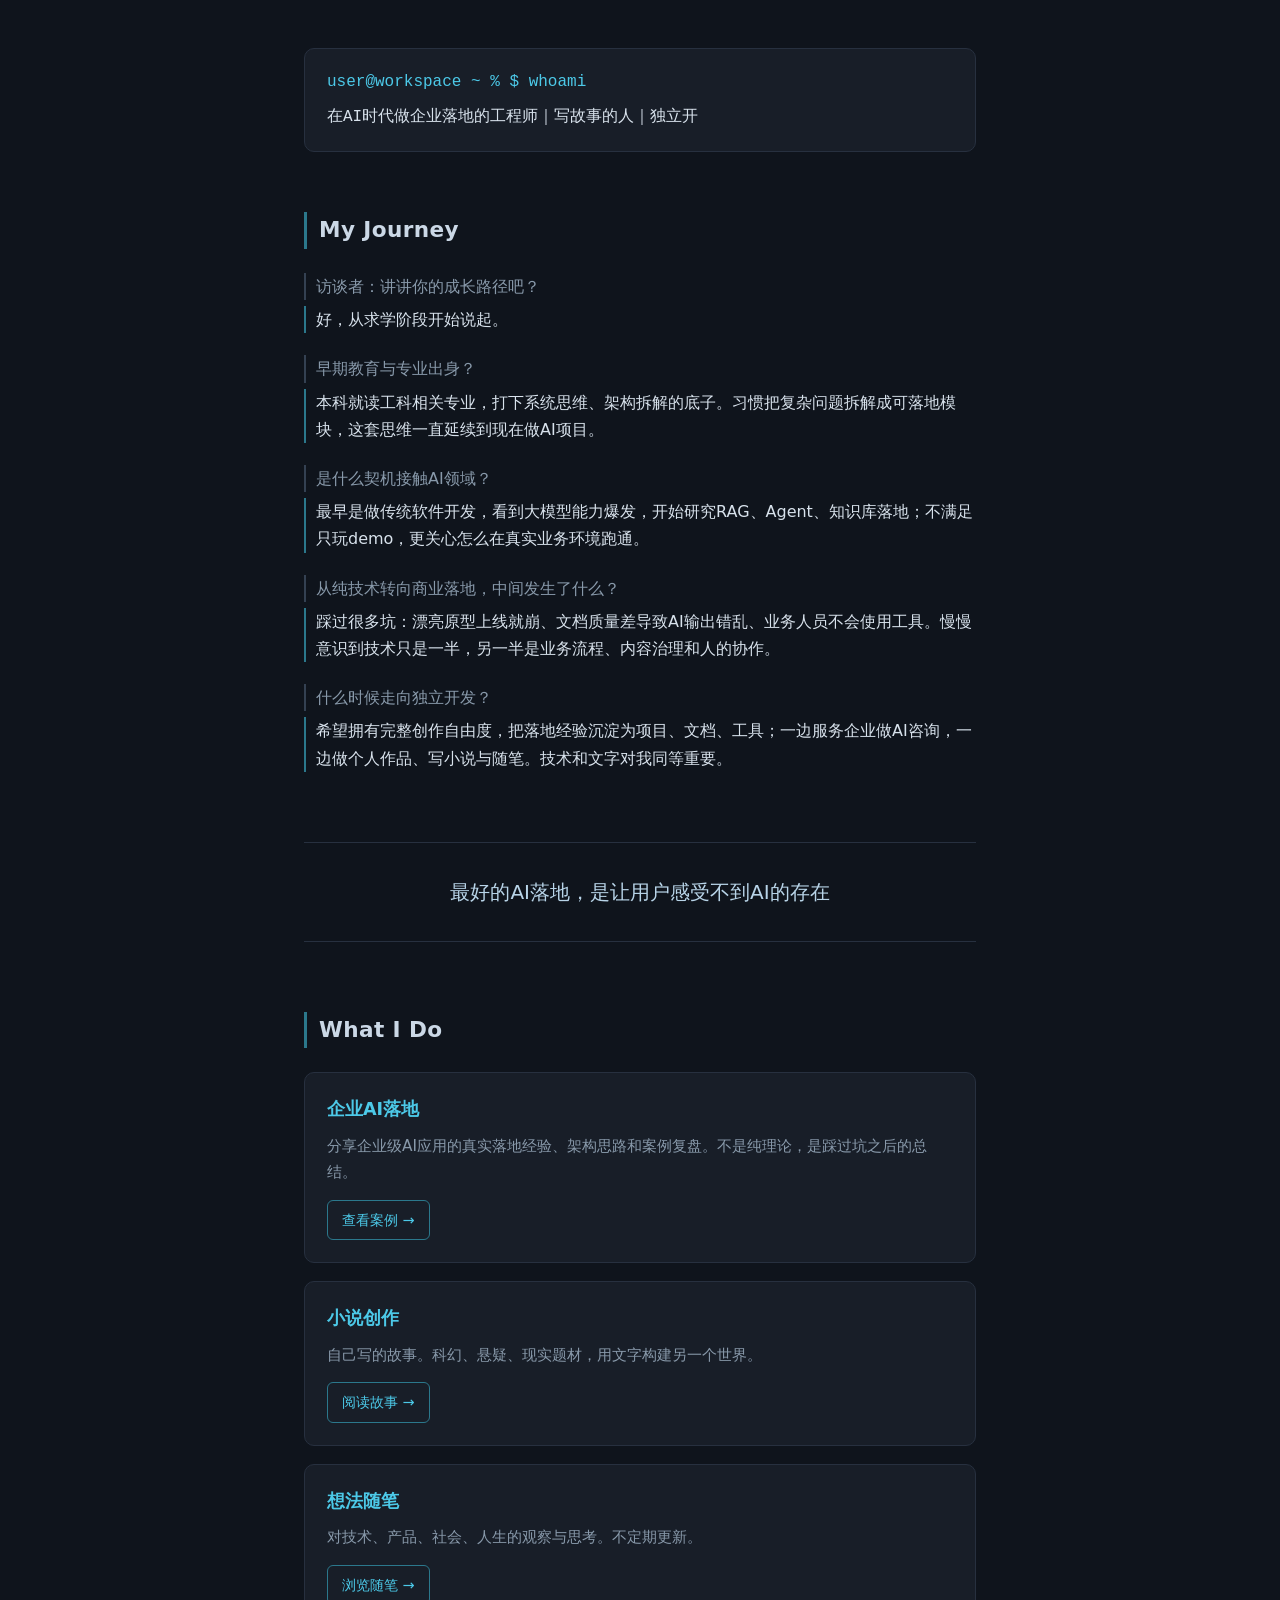
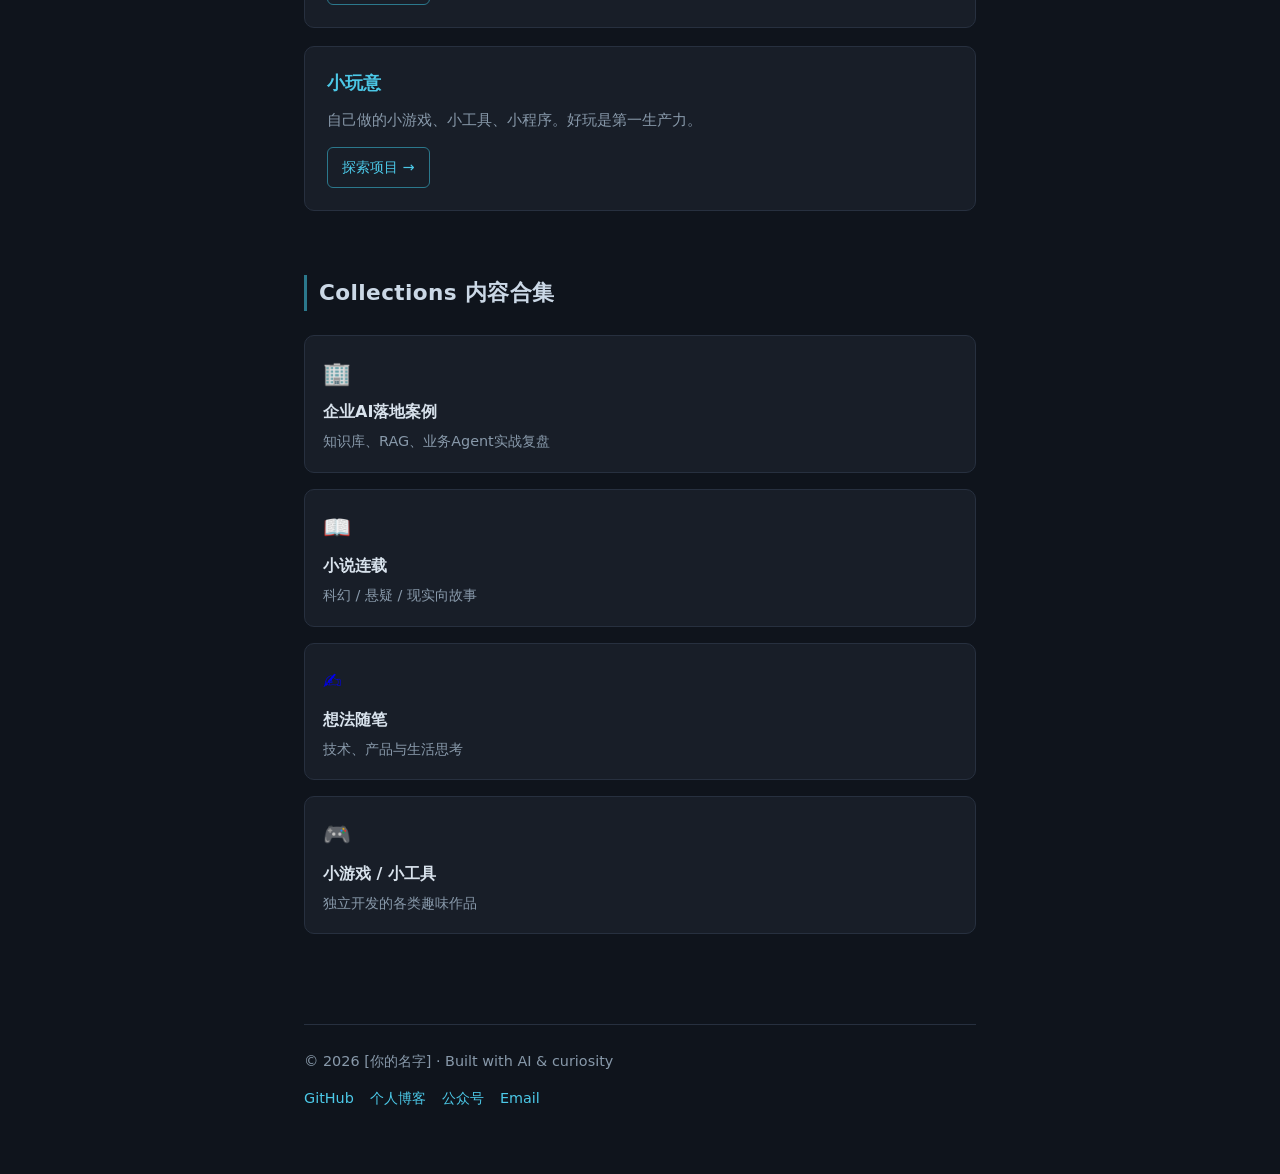
<file: web zoonn.html>
<!DOCTYPE html>
<html lang="zh-CN">
<head>
<meta charset="UTF-8" />
<meta name="viewport" content="width=device-width, initial-scale=1.0"/>
<title>Personal Site | AI & Build</title>
<style>
*{margin:0;padding:0;box-sizing:border-box;}
html{scroll-behavior:smooth;}
:root{
  --bg:#0f141c;
  --bg-card:#181e28;
  --text:#d8e2ec;
  --muted:#8899aa;
  --accent:#4cc9e8;
  --accent-dim:#2b788c;
  --border:#27303f;
}
body{
  font-family:system-ui,-apple-system,Segoe UI,Roboto,"Noto Sans SC",sans‑serif;
  background-color:var(--bg);
  color:var(--text);
  line-height:1.7;
  max-width:720px;
  margin:0 auto;
  padding:48px 24px 64px;
}

/* Terminal Header */
.terminal{
  background:var(--bg-card);
  border:1px solid var(--border);
  border-radius:10px;
  padding:20px 22px;
  margin-bottom:60px;
  font-family:"JetBrains Mono",Consolas,Monaco,monospace;
}
.terminal-prompt{color:var(--accent);}
.terminal-output{margin-top:8px;color:var(--text);min-height:24px;}
.cursor{display:inline-block;width:8px;height:18px;background-color:var(--accent);animation:blink 1s steps(2,start) infinite;vertical-align:text-bottom;}
@keyframes blink{to{visibility:hidden;}}

section{margin-bottom:64px;}
h2{
  font-size:1.35rem;
  color:#cbd8e6;
  margin-bottom:24px;
  letter-spacing:.4px;
  border-left:3px solid var(--accent-dim);
  padding-left:12px;
}

/* Interview timeline Q&A */
.dialog-block{margin-bottom:22px;}
.q{
  color:var(--muted);
  padding-left:10px;
  border-left:2px solid #344152;
  margin-bottom:6px;
}
.a{
  padding-left:10px;
  border-left:2px solid var(--accent-dim);
}

/* Quote block */
.quote{
  padding:32px 20px;
  text-align:center;
  font-size:1.25rem;
  color:#b8d4e8;
  border-top:1px solid var(--border);
  border-bottom:1px solid var(--border);
  margin:70px 0;
}

/* What I Do cards */
.do-grid{display:grid;gap:18px;}
.do-card{
  background:var(--bg-card);
  border:1px solid var(--border);
  border-radius:10px;
  padding:22px;
}
.do-card h3{color:var(--accent);margin-bottom:8px;font-size:1.1rem;}
.do-card p{color:var(--muted);margin-bottom:14px;font-size:.96rem;}
.btn{
  display:inline-block;
  padding:7px 14px;
  border:1px solid var(--accent-dim);
  color:var(--accent);
  border-radius:6px;
  text-decoration:none;
  font-size:.9rem;
  transition:.2s ease;
}
.btn:hover{background-color:#1f2b38;border-color:var(--accent);}

/* Collections grid */
.collections-grid{
  display:grid;
  grid-template-columns:repeat(auto‑fit,minmax(220px,1fr));
  gap:16px;
}
.collection-item{
  background:var(--bg-card);
  border:1px solid var(--border);
  border-radius:10px;
  padding:18px;
  text-decoration:none;
  display:block;
  transition:.2s;
}
.collection-item:hover{border‑color:var(--accent‑dim);transform:translateY(-2px);}
.collection-item .icon{font-size:1.4rem;margin-bottom:6px;}
.collection-item h4{color:var(--text);margin-bottom:4px;}
.collection-item .desc{color:var(--muted);font-size:.9rem;}

footer{
  margin-top:90px;
  padding-top:24px;
  border-top:1px solid var(--border);
  color:var(--muted);
  font-size:.9rem;
}
.social-links{margin-top:12px;display:flex;gap:16px;}
.social-links a{color:var(--accent);text-decoration:none;}
.social-links a:hover{text-decoration:underline;}

@media(max‑width:480px){
  body{padding:32px 16px 48px;}
  .collections-grid{grid-template-columns:1fr;}
}
</style>
</head>
<body>

<!-- Terminal Header -->
<div class="terminal">
  <div class="terminal-line">
    <span class="terminal-prompt">user@workspace ~ % $ whoami</span>
  </div>
  <div class="terminal-output" id="typeText"></div>
</div>

<!-- My Journey -->
<section>
  <h2>My Journey</h2>
  <div class="dialog-block">
    <div class="q">访谈者：讲讲你的成长路径吧？</div>
    <div class="a">好，从求学阶段开始说起。</div>
  </div>
  <div class="dialog-block">
    <div class="q">早期教育与专业出身？</div>
    <div class="a">本科就读工科相关专业，打下系统思维、架构拆解的底子。习惯把复杂问题拆解成可落地模块，这套思维一直延续到现在做AI项目。</div>
  </div>
  <div class="dialog-block">
    <div class="q">是什么契机接触AI领域？</div>
    <div class="a">最早是做传统软件开发，看到大模型能力爆发，开始研究RAG、Agent、知识库落地；不满足只玩demo，更关心怎么在真实业务环境跑通。</div>
  </div>
  <div class="dialog-block">
    <div class="q">从纯技术转向商业落地，中间发生了什么？</div>
    <div class="a">踩过很多坑：漂亮原型上线就崩、文档质量差导致AI输出错乱、业务人员不会使用工具。慢慢意识到技术只是一半，另一半是业务流程、内容治理和人的协作。</div>
  </div>
  <div class="dialog-block">
    <div class="q">什么时候走向独立开发？</div>
    <div class="a">希望拥有完整创作自由度，把落地经验沉淀为项目、文档、工具；一边服务企业做AI咨询，一边做个人作品、写小说与随笔。技术和文字对我同等重要。</div>
  </div>
</section>

<!-- Quote / Belief -->
<div class="quote">
  最好的AI落地，是让用户感受不到AI的存在
</div>

<!-- What I Do -->
<section>
  <h2>What I Do</h2>
  <div class="do-grid">
    <div class="do-card">
      <h3>企业AI落地</h3>
      <p>分享企业级AI应用的真实落地经验、架构思路和案例复盘。不是纯理论，是踩过坑之后的总结。</p>
      <a href="#" class="btn">查看案例 →</a>
    </div>
    <div class="do-card">
      <h3>小说创作</h3>
      <p>自己写的故事。科幻、悬疑、现实题材，用文字构建另一个世界。</p>
      <a href="#" class="btn">阅读故事 →</a>
    </div>
    <div class="do-card">
      <h3>想法随笔</h3>
      <p>对技术、产品、社会、人生的观察与思考。不定期更新。</p>
      <a href="#" class="btn">浏览随笔 →</a>
    </div>
    <div class="do-card">
      <h3>小玩意</h3>
      <p>自己做的小游戏、小工具、小程序。好玩是第一生产力。</p>
      <a href="#" class="btn">探索项目 →</a>
    </div>
  </div>
</section>

<!-- Collections -->
<section>
  <h2>Collections 内容合集</h2>
  <div class="collections-grid">
    <a href="#" class="collection-item">
      <div class="icon">🏢</div>
      <h4>企业AI落地案例</h4>
      <div class="desc">知识库、RAG、业务Agent实战复盘</div>
    </a>
    <a href="#" class="collection-item">
      <div class="icon">📖</div>
      <h4>小说连载</h4>
      <div class="desc">科幻 / 悬疑 / 现实向故事</div>
    </a>
    <a href="#" class="collection-item">
      <div class="icon">✍️</div>
      <h4>想法随笔</h4>
      <div class="desc">技术、产品与生活思考</div>
    </a>
    <a href="#" class="collection-item">
      <div class="icon">🎮</div>
      <h4>小游戏 / 小工具</h4>
      <div class="desc">独立开发的各类趣味作品</div>
    </a>
  </div>
</section>

<!-- Footer -->
<footer>
  <div>© 2026 [你的名字] · Built with AI & curiosity</div>
  <div class="social-links">
    <a href="#">GitHub</a>
    <a href="#">个人博客</a>
    <a href="#">公众号</a>
    <a href="mailto:replace@example.com">Email</a>
  </div>
</footer>

<script>
// 打字机效果终端输出
const outputEl = document.getElementById('typeText');
const textContent = '在AI时代做企业落地的工程师｜写故事的人｜独立开发者';
let idx = 0;
function type(){
  if(idx < textContent.length){
    outputEl.innerText = textContent.slice(0,idx+1);
    idx++;
    setTimeout(type,65);
  }else{
    outputEl.innerHTML = textContent + '<span class="cursor"></span>';
  }
}
window.addEventListener('DOMContentLoaded',type);
</script>

</body>
</html>
</file>
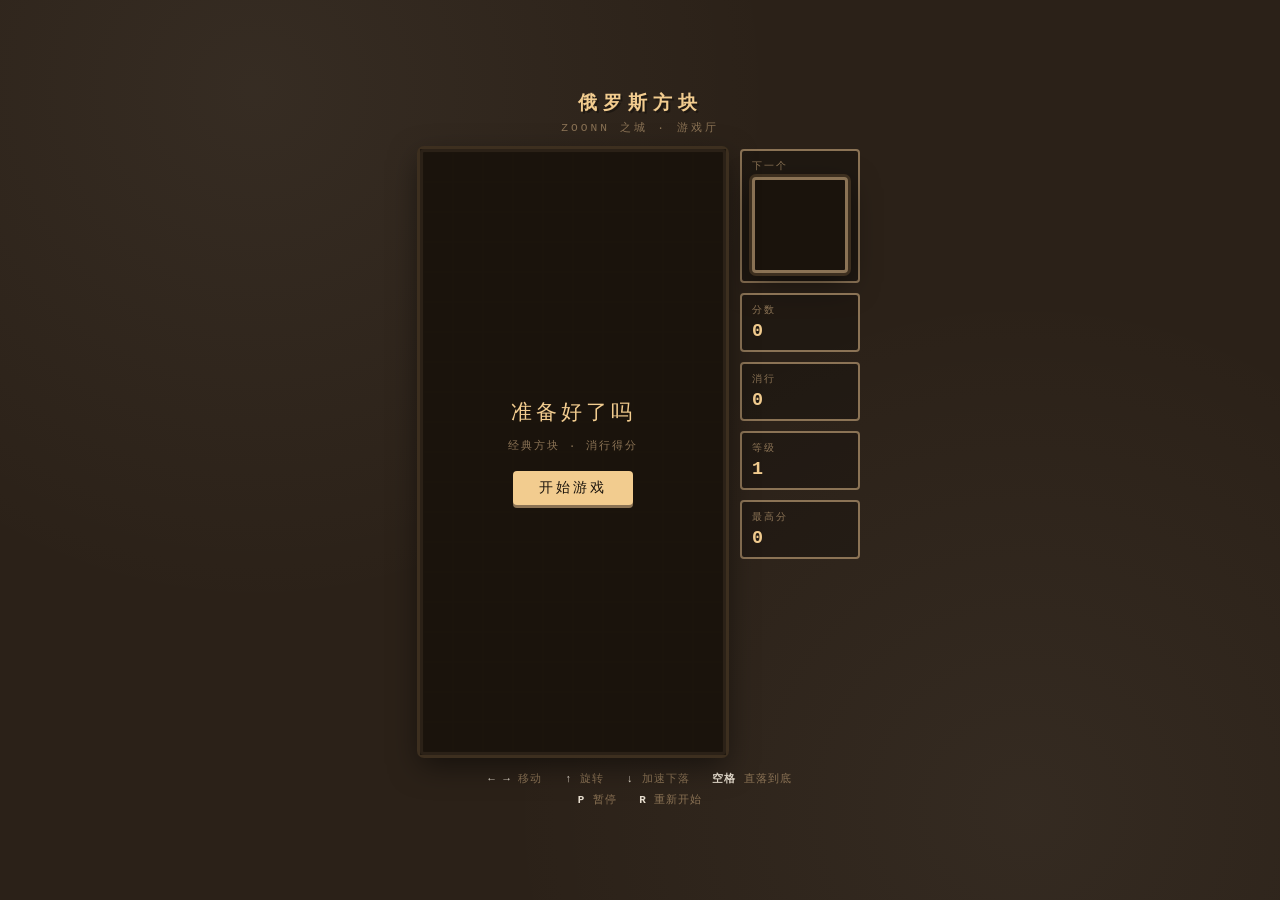
<file: games/tetris.html>
<!DOCTYPE html>
<html lang="zh-CN">
<head>
<meta charset="UTF-8">
<meta name="viewport" content="width=device-width, initial-scale=1.0, user-scalable=no">
<title>俄罗斯方块 - ZOONN 之城</title>
<style>
  * { margin: 0; padding: 0; box-sizing: border-box; -webkit-tap-highlight-color: transparent; }

  body {
    font-family: "Courier New", "SimSun", monospace;
    background: #2b2118;
    background-image:
      radial-gradient(circle at 20% 10%, rgba(232, 223, 208, 0.06), transparent 40%),
      radial-gradient(circle at 80% 90%, rgba(232, 223, 208, 0.05), transparent 40%);
    color: #e8dfd0;
    display: flex;
    flex-direction: column;
    align-items: center;
    justify-content: center;
    min-height: 100vh;
    padding: 16px;
    user-select: none;
  }

  h1 {
    font-size: 1.2rem;
    letter-spacing: 6px;
    color: #f2cc8f;
    margin-bottom: 4px;
    text-shadow: 2px 2px 0 #00000055;
  }
  .subtitle {
    font-size: 0.7rem;
    color: #8b7355;
    letter-spacing: 3px;
    margin-bottom: 14px;
  }

  .game-wrap {
    display: flex;
    gap: 14px;
    align-items: flex-start;
  }

  canvas {
    display: block;
    background: #1a130c;
    border: 3px solid #8b7355;
    border-radius: 4px;
    box-shadow: 0 0 0 3px #3d2f1f, 0 10px 30px rgba(0,0,0,0.5);
  }

  .panel {
    display: flex;
    flex-direction: column;
    gap: 10px;
    min-width: 110px;
  }
  .box {
    border: 2px solid #8b7355;
    border-radius: 4px;
    padding: 8px 10px;
    background: rgba(0,0,0,0.25);
  }
  .box .label {
    font-size: 0.65rem;
    color: #8b7355;
    letter-spacing: 2px;
    margin-bottom: 4px;
  }
  .box .value {
    font-size: 1.15rem;
    color: #f2cc8f;
    font-weight: bold;
  }

  .hint {
    margin-top: 14px;
    font-size: 0.68rem;
    color: #8b7355;
    line-height: 1.9;
    text-align: center;
    letter-spacing: 1px;
  }
  .hint b { color: #e8dfd0; }

  /* 触屏按钮（默认隐藏，触屏设备显示） */
  .touch-controls {
    display: none;
    margin-top: 14px;
    grid-template-columns: repeat(5, 56px);
    gap: 8px;
  }
  .touch-btn {
    height: 48px;
    border: 2px solid #8b7355;
    border-radius: 6px;
    background: rgba(0,0,0,0.3);
    color: #f2cc8f;
    font-size: 1.3rem;
    display: flex;
    align-items: center;
    justify-content: center;
  }
  .touch-btn:active { background: #8b7355; color: #1a130c; }
  @media (hover: none) and (pointer: coarse) {
    .touch-controls { display: grid; }
  }

  /* 覆盖层：开始 / 暂停 / 结束 */
  .overlay {
    position: absolute;
    inset: 0;
    background: rgba(26, 19, 12, 0.85);
    display: flex;
    flex-direction: column;
    align-items: center;
    justify-content: center;
    gap: 12px;
    z-index: 5;
  }
  .overlay.hidden { display: none; }
  .overlay .big {
    font-size: 1.3rem;
    letter-spacing: 4px;
    color: #f2cc8f;
  }
  .overlay .small { font-size: 0.7rem; color: #8b7355; letter-spacing: 2px; }
  .overlay button {
    margin-top: 6px;
    padding: 8px 26px;
    font-family: inherit;
    font-size: 0.85rem;
    letter-spacing: 3px;
    color: #1a130c;
    background: #f2cc8f;
    border: none;
    border-radius: 4px;
    cursor: pointer;
    box-shadow: 0 3px 0 #8b7355;
  }
  .overlay button:active { transform: translateY(2px); box-shadow: 0 1px 0 #8b7355; }

  .stage { position: relative; }

  /* 小屏适配 */
  @media (max-width: 480px) {
    canvas { width: 240px; height: 480px; }
    .panel { min-width: 84px; }
    .box .value { font-size: 0.95rem; }
  }
</style>
</head>
<body>

<h1>俄罗斯方块</h1>
<div class="subtitle">ZOONN 之城 · 游戏厅</div>

<div class="game-wrap">
  <div class="stage">
    <canvas id="board" width="300" height="600"></canvas>
    <div class="overlay" id="overlay">
      <div class="big" id="overlayTitle">准备好了吗</div>
      <div class="small" id="overlayText">经典方块 · 消行得分</div>
      <button id="startBtn">开始游戏</button>
    </div>
  </div>

  <div class="panel">
    <div class="box">
      <div class="label">下一个</div>
      <canvas id="next" width="90" height="90"></canvas>
    </div>
    <div class="box">
      <div class="label">分数</div>
      <div class="value" id="score">0</div>
    </div>
    <div class="box">
      <div class="label">消行</div>
      <div class="value" id="lines">0</div>
    </div>
    <div class="box">
      <div class="label">等级</div>
      <div class="value" id="level">1</div>
    </div>
    <div class="box">
      <div class="label">最高分</div>
      <div class="value" id="best">0</div>
    </div>
  </div>
</div>

<div class="touch-controls">
  <button class="touch-btn" data-key="rotate">⟳</button>
  <button class="touch-btn" data-key="left">←</button>
  <button class="touch-btn" data-key="down">↓</button>
  <button class="touch-btn" data-key="right">→</button>
  <button class="touch-btn" data-key="drop">⤓</button>
</div>

<div class="hint">
  <b>← →</b> 移动 &nbsp; <b>↑</b> 旋转 &nbsp; <b>↓</b> 加速下落 &nbsp; <b>空格</b> 直落到底<br>
  <b>P</b> 暂停 &nbsp; <b>R</b> 重新开始
</div>

<script>
// ===== 俄罗斯方块 - 经典 10x20 版 =====
(function () {
  var COLS = 10, ROWS = 20, CELL = 30;

  var canvas = document.getElementById('board');
  var ctx = canvas.getContext('2d');
  var nextCanvas = document.getElementById('next');
  var nctx = nextCanvas.getContext('2d');

  var scoreEl = document.getElementById('score');
  var linesEl = document.getElementById('lines');
  var levelEl = document.getElementById('level');
  var bestEl = document.getElementById('best');
  var overlay = document.getElementById('overlay');
  var overlayTitle = document.getElementById('overlayTitle');
  var overlayText = document.getElementById('overlayText');
  var startBtn = document.getElementById('startBtn');

  // 七种方块：形状矩阵 + 配色（暖色手账风）
  var PIECES = [
    { m: [[1,1,1,1]], c: '#e07a5f' },                              // I
    { m: [[1,1],[1,1]], c: '#f2cc8f' },                             // O
    { m: [[0,1,0],[1,1,1]], c: '#81b29a' },                         // T
    { m: [[0,1,1],[1,1,0]], c: '#b56576' },                         // S
    { m: [[1,1,0],[0,1,1]], c: '#84a59d' },                         // Z
    { m: [[1,0,0],[1,1,1]], c: '#c98f5e' },                         // J
    { m: [[0,0,1],[1,1,1]], c: '#9a8c98' }                          // L
  ];

  var grid, cur, next, score, lines, level, dropCounter, dropInterval;
  var running = false, paused = false, lastTime = 0, rafId = null;

  var best = parseInt(localStorage.getItem('tetris-best') || '0', 10);
  bestEl.textContent = best;

  function emptyGrid() {
    var g = [];
    for (var r = 0; r < ROWS; r++) g.push(new Array(COLS).fill(null));
    return g;
  }

  function randPiece() {
    var p = PIECES[Math.floor(Math.random() * PIECES.length)];
    // 深拷贝矩阵
    var m = p.m.map(function (row) { return row.slice(); });
    return { m: m, c: p.c, x: Math.floor((COLS - m[0].length) / 2), y: 0 };
  }

  function collides(piece, dx, dy, mat) {
    mat = mat || piece.m;
    for (var r = 0; r < mat.length; r++) {
      for (var c = 0; c < mat[r].length; c++) {
        if (!mat[r][c]) continue;
        var nx = piece.x + c + dx, ny = piece.y + r + dy;
        if (nx < 0 || nx >= COLS || ny >= ROWS) return true;
        if (ny >= 0 && grid[ny][nx]) return true;
      }
    }
    return false;
  }

  function rotateMatrix(m) {
    var rows = m.length, cols = m[0].length;
    var out = [];
    for (var c = 0; c < cols; c++) {
      var row = [];
      for (var r = rows - 1; r >= 0; r--) row.push(m[r][c]);
      out.push(row);
    }
    return out;
  }

  function rotate() {
    if (!running || paused) return;
    var rotated = rotateMatrix(cur.m);
    // 简单踢墙：原位 / 左移1 / 右移1 / 左移2 / 右移2
    var kicks = [0, -1, 1, -2, 2];
    for (var i = 0; i < kicks.length; i++) {
      if (!collides(cur, kicks[i], 0, rotated)) {
        cur.x += kicks[i];
        cur.m = rotated;
        return;
      }
    }
  }

  function move(dx) {
    if (!running || paused) return;
    if (!collides(cur, dx, 0)) cur.x += dx;
  }

  function softDrop() {
    if (!running || paused) return;
    if (!collides(cur, 0, 1)) { cur.y++; dropCounter = 0; }
  }

  function hardDrop() {
    if (!running || paused) return;
    while (!collides(cur, 0, 1)) cur.y++;
    lock();
  }

  function lock() {
    for (var r = 0; r < cur.m.length; r++) {
      for (var c = 0; c < cur.m[r].length; c++) {
        if (cur.m[r][c]) {
          var gy = cur.y + r, gx = cur.x + c;
          if (gy < 0) { gameOver(); return; }
          grid[gy][gx] = cur.c;
        }
      }
    }
    clearLines();
    cur = next;
    next = randPiece();
    if (collides(cur, 0, 0)) gameOver();
    drawNext();
  }

  function clearLines() {
    var cleared = 0;
    for (var r = ROWS - 1; r >= 0; r--) {
      var full = true;
      for (var c = 0; c < COLS; c++) {
        if (!grid[r][c]) { full = false; break; }
      }
      if (full) {
        grid.splice(r, 1);
        grid.unshift(new Array(COLS).fill(null));
        cleared++;
        r++; // 重新检查当前行
      }
    }
    if (cleared > 0) {
      var pts = [0, 100, 300, 500, 800][cleared] * level;
      score += pts;
      lines += cleared;
      level = Math.floor(lines / 10) + 1;
      dropInterval = Math.max(80, 800 - (level - 1) * 70);
      scoreEl.textContent = score;
      linesEl.textContent = lines;
      levelEl.textContent = level;
      if (score > best) {
        best = score;
        localStorage.setItem('tetris-best', best);
        bestEl.textContent = best;
      }
    }
  }

  function drawCell(context, x, y, color, size) {
    context.fillStyle = color;
    context.fillRect(x + 1, y + 1, size - 2, size - 2);
    // 高光 + 暗边，像素感
    context.fillStyle = 'rgba(255,255,255,0.25)';
    context.fillRect(x + 1, y + 1, size - 2, 3);
    context.fillRect(x + 1, y + 1, 3, size - 2);
    context.fillStyle = 'rgba(0,0,0,0.25)';
    context.fillRect(x + 1, y + size - 4, size - 2, 3);
    context.fillRect(x + size - 4, y + 1, 3, size - 2);
  }

  function draw() {
    ctx.clearRect(0, 0, canvas.width, canvas.height);
    // 网格底纹
    ctx.strokeStyle = 'rgba(232,223,208,0.05)';
    for (var r = 0; r <= ROWS; r++) {
      ctx.beginPath(); ctx.moveTo(0, r * CELL); ctx.lineTo(canvas.width, r * CELL); ctx.stroke();
    }
    for (var c = 0; c <= COLS; c++) {
      ctx.beginPath(); ctx.moveTo(c * CELL, 0); ctx.lineTo(c * CELL, canvas.height); ctx.stroke();
    }
    // 已落定的方块
    for (var y = 0; y < ROWS; y++) {
      for (var x = 0; x < COLS; x++) {
        if (grid[y][x]) drawCell(ctx, x * CELL, y * CELL, grid[y][x], CELL);
      }
    }
    // 当前方块（含落点投影）
    if (cur) {
      var ghostY = 0;
      while (!collides(cur, 0, ghostY + 1)) ghostY++;
      for (var rr = 0; rr < cur.m.length; rr++) {
        for (var cc = 0; cc < cur.m[rr].length; cc++) {
          if (cur.m[rr][cc]) {
            // 影子
            ctx.fillStyle = 'rgba(232,223,208,0.12)';
            ctx.fillRect((cur.x + cc) * CELL + 1, (cur.y + ghostY + rr) * CELL + 1, CELL - 2, CELL - 2);
            // 实体
            drawCell(ctx, (cur.x + cc) * CELL, (cur.y + rr) * CELL, cur.c, CELL);
          }
        }
      }
    }
  }

  function drawNext() {
    nctx.clearRect(0, 0, nextCanvas.width, nextCanvas.height);
    if (!next) return;
    var size = 18;
    var w = next.m[0].length * size, h = next.m.length * size;
    var ox = (nextCanvas.width - w) / 2, oy = (nextCanvas.height - h) / 2;
    for (var r = 0; r < next.m.length; r++) {
      for (var c = 0; c < next.m[r].length; c++) {
        if (next.m[r][c]) drawCell(nctx, ox + c * size, oy + r * size, next.c, size);
      }
    }
  }

  function loop(time) {
    rafId = requestAnimationFrame(loop);
    if (!running || paused) return;
    var delta = time - lastTime;
    lastTime = time;
    dropCounter += delta;
    if (dropCounter > dropInterval) {
      dropCounter = 0;
      if (!collides(cur, 0, 1)) cur.y++;
      else lock();
    }
    draw();
  }

  function start() {
    grid = emptyGrid();
    score = 0; lines = 0; level = 1;
    dropCounter = 0; dropInterval = 800;
    scoreEl.textContent = '0';
    linesEl.textContent = '0';
    levelEl.textContent = '1';
    cur = randPiece();
    next = randPiece();
    drawNext();
    running = true; paused = false;
    overlay.classList.add('hidden');
    lastTime = performance.now();
    if (!rafId) rafId = requestAnimationFrame(loop);
    draw();
  }

  function gameOver() {
    running = false;
    overlayTitle.textContent = '游戏结束';
    overlayText.textContent = '本局得分 ' + score + (score >= best ? ' · 新纪录！' : ' · 最高分 ' + best);
    startBtn.textContent = '再来一局';
    overlay.classList.remove('hidden');
  }

  function togglePause() {
    if (!running) return;
    paused = !paused;
    if (paused) {
      overlayTitle.textContent = '已暂停';
      overlayText.textContent = '按 P 或点击按钮继续';
      startBtn.textContent = '继续';
      overlay.classList.remove('hidden');
    } else {
      overlay.classList.add('hidden');
      lastTime = performance.now();
    }
  }

  // 键盘
  document.addEventListener('keydown', function (e) {
    var k = e.key;
    if (k === 'ArrowLeft') { move(-1); e.preventDefault(); }
    else if (k === 'ArrowRight') { move(1); e.preventDefault(); }
    else if (k === 'ArrowDown') { softDrop(); e.preventDefault(); }
    else if (k === 'ArrowUp') { rotate(); e.preventDefault(); }
    else if (k === ' ') { hardDrop(); e.preventDefault(); }
    else if (k === 'p' || k === 'P') togglePause();
    else if (k === 'r' || k === 'R') start();
  });

  // 触屏按钮
  document.querySelectorAll('.touch-btn').forEach(function (btn) {
    btn.addEventListener('click', function () {
      var key = this.getAttribute('data-key');
      if (key === 'left') move(-1);
      else if (key === 'right') move(1);
      else if (key === 'down') softDrop();
      else if (key === 'rotate') rotate();
      else if (key === 'drop') hardDrop();
    });
  });

  startBtn.addEventListener('click', function () {
    if (paused) togglePause();
    else start();
  });

  // 初始画面：画一个空棋盘
  grid = emptyGrid();
  draw();
})();
</script>
</body>
</html>
</file>
<file: css/style.css>
/* ===== 全局样式 ===== */
* {
  margin: 0;
  padding: 0;
  box-sizing: border-box;
}

body {
  font-family: "Microsoft YaHei", "PingFang SC", "Noto Sans CJK SC", sans-serif;
  background: linear-gradient(180deg, #87ceeb 0%, #b0e0e6 50%, #98d98e 100%);
  min-height: 100vh;
  color: #333;
  image-rendering: pixelated;
  image-rendering: crisp-edges;
}

/* ===== 顶部标题栏 ===== */
.site-header {
  text-align: center;
  padding: 20px 20px 10px;
}

.site-title {
  font-size: 2.5rem;
  color: #fff;
  text-shadow: 3px 3px 0 #5d9cec, 6px 6px 0 rgba(0,0,0,0.1);
  letter-spacing: 4px;
  margin-bottom: 5px;
}

.site-slogan {
  font-size: 1rem;
  color: #fff;
  text-shadow: 2px 2px 0 rgba(0,0,0,0.2);
  letter-spacing: 2px;
  font-style: italic;
}

/* ===== 城市地图容器 ===== */
.city-wrapper {
  display: flex;
  justify-content: center;
  align-items: center;
  padding: 20px;
}

.city-map {
  position: relative;
  width: 1200px;
  max-width: 100%;
  border-radius: 12px;
  box-shadow: 0 10px 40px rgba(0,0,0,0.3),
              0 0 0 4px #5d4e37,
              0 0 0 8px #8b7355;
  overflow: hidden;
  line-height: 0;
}

.map-bg {
  position: relative;
  display: block;
  width: 100%;
  height: auto;
  user-select: none;
  -webkit-user-drag: none;
}

/* ===== 建筑热区（透明点击区域） ===== */
.hotspot {
  position: absolute;
  cursor: pointer;
  z-index: 10;
  border-radius: 8px;
  transition: all 0.25s ease;
  background: transparent;
}

.hotspot::before {
  content: '';
  position: absolute;
  top: 0;
  left: 0;
  width: 100%;
  height: 100%;
  border-radius: 8px;
  background: rgba(255, 215, 0, 0);
  border: 2px solid rgba(255, 215, 0, 0);
  transition: all 0.25s ease;
  pointer-events: none;
}

.hotspot:hover::before {
  background: rgba(255, 215, 0, 0.15);
  border-color: rgba(255, 215, 0, 0.7);
  box-shadow: 0 0 20px rgba(255, 215, 0, 0.4),
              inset 0 0 20px rgba(255, 215, 0, 0.1);
}

.hotspot-label {
  position: absolute;
  bottom: -28px;
  left: 50%;
  transform: translateX(-50%) translateY(-5px);
  background: rgba(0, 0, 0, 0.8);
  color: #fff;
  padding: 5px 12px;
  border-radius: 14px;
  font-size: 13px;
  white-space: nowrap;
  opacity: 0;
  transition: all 0.25s ease;
  pointer-events: none;
  z-index: 100;
  box-shadow: 0 3px 10px rgba(0,0,0,0.3);
}

.hotspot-label::before {
  content: '';
  position: absolute;
  top: -5px;
  left: 50%;
  transform: translateX(-50%);
  border-left: 5px solid transparent;
  border-right: 5px solid transparent;
  border-bottom: 5px solid rgba(0, 0, 0, 0.8);
}

.hotspot:hover .hotspot-label {
  opacity: 1;
  transform: translateX(-50%) translateY(0);
}

.hotspot:active::before {
  background: rgba(255, 215, 0, 0.3);
  transform: scale(0.97);
}

.hotspot.active::before {
  animation: hotspotPulse 0.5s ease;
}

@keyframes hotspotPulse {
  0%, 100% {
    background: rgba(255, 215, 0, 0);
    border-color: rgba(255, 215, 0, 0);
  }
  30% {
    background: rgba(255, 215, 0, 0.35);
    border-color: rgba(255, 215, 0, 0.9);
    box-shadow: 0 0 30px rgba(255, 215, 0, 0.6);
  }
  60% {
    background: rgba(255, 215, 0, 0.2);
    border-color: rgba(255, 215, 0, 0.6);
  }
}

/* 公园热区层级稍低，避免遮挡小猫 */
.hotspot-park {
  z-index: 5;
}

/* 信息亭热区 */
.hotspot-info {
  z-index: 12;
}

/* ===== 公园小猫（透明点击区，小猫在底图中） ===== */
.cat-sprite {
  position: absolute;
  width: 6%;
  aspect-ratio: 1;
  cursor: pointer;
  z-index: 15;
  transition: transform 0.2s ease;
  border-radius: 50%;
}

.cat-sprite:hover {
  transform: scale(1.15);
  background: rgba(255, 215, 0, 0.2);
  box-shadow: 0 0 15px rgba(255, 215, 0, 0.5);
}

.cat-sprite.cat-jump {
  animation: catJump 0.5s ease;
}

.speech-bubble {
  position: absolute;
  top: -30px;
  left: 50%;
  transform: translateX(-50%) scale(0);
  background: #fff;
  padding: 4px 10px;
  border-radius: 12px;
  font-size: 12px;
  white-space: nowrap;
  box-shadow: 0 2px 6px rgba(0,0,0,0.2);
  opacity: 0;
  transition: all 0.3s ease;
  pointer-events: none;
}

.speech-bubble::after {
  content: '';
  position: absolute;
  bottom: -6px;
  left: 50%;
  transform: translateX(-50%);
  border-left: 6px solid transparent;
  border-right: 6px solid transparent;
  border-top: 6px solid #fff;
}

.speech-bubble.show {
  opacity: 1;
  transform: translateX(-50%) scale(1);
}

.cat-jump {
  animation: catJump 0.5s ease;
}

@keyframes catJump {
  0%, 100% { transform: translateY(0); }
  40% { transform: translateY(-15px); }
  70% { transform: translateY(-5px); }
}

/* ===== 模态框通用样式 ===== */
.modal {
  position: fixed;
  top: 0;
  left: 0;
  width: 100%;
  height: 100%;
  background: rgba(0,0,0,0.6);
  display: none;
  justify-content: center;
  align-items: center;
  z-index: 1000;
  padding: 20px;
}

.modal.active {
  display: flex;
  animation: modalFadeIn 0.3s ease;
}

@keyframes modalFadeIn {
  from { opacity: 0; }
  to { opacity: 1; }
}

.modal-content {
  background: #fff;
  border-radius: 16px;
  padding: 30px;
  max-width: 800px;
  width: 100%;
  max-height: 85vh;
  overflow-y: auto;
  position: relative;
  animation: modalPopIn 0.3s ease;
  box-shadow: 0 20px 60px rgba(0,0,0,0.3);
}

@keyframes modalPopIn {
  from {
    opacity: 0;
    transform: scale(0.8) translateY(20px);
  }
  to {
    opacity: 1;
    transform: scale(1) translateY(0);
  }
}

.modal-close {
  position: absolute;
  top: 15px;
  right: 20px;
  font-size: 2rem;
  background: none;
  border: none;
  cursor: pointer;
  color: #999;
  width: 36px;
  height: 36px;
  line-height: 1;
  border-radius: 50%;
  transition: all 0.2s ease;
}

.modal-close:hover {
  background: #f0f0f0;
  color: #333;
  transform: rotate(90deg);
}

.modal-title {
  font-size: 1.6rem;
  margin-bottom: 5px;
  color: #333;
}

.modal-subtitle {
  color: #888;
  margin-bottom: 20px;
  font-size: 0.95rem;
}

/* ===== 编辑部 - 报纸风格 ===== */
.newspaper-style {
  background: #faf6ee;
  border: 3px solid #c9b896;
}

.newspaper-style .modal-title {
  color: #8b4513;
  border-bottom: 2px solid #c9b896;
  padding-bottom: 10px;
  font-family: "Georgia", "SimSun", serif;
}

.article-list {
  display: flex;
  flex-direction: column;
  gap: 15px;
}

.article-card {
  background: #fff;
  border: 1px solid #ddd;
  border-left: 4px solid #b03a2e;
  padding: 15px 20px;
  cursor: pointer;
  transition: all 0.2s ease;
  font-family: "Georgia", "SimSun", serif;
}

.article-card:hover {
  background: #fef9f0;
  transform: translateX(5px);
  box-shadow: -3px 3px 10px rgba(0,0,0,0.1);
}

.article-title {
  font-size: 1.1rem;
  font-weight: bold;
  color: #333;
  margin-bottom: 6px;
}

.article-summary {
  color: #666;
  font-size: 0.9rem;
  line-height: 1.6;
  margin-bottom: 8px;
}

.article-date {
  color: #999;
  font-size: 0.8rem;
  font-style: italic;
}

/* ===== 编辑部 - 文章详情弹窗 ===== */
.article-detail-style {
  max-width: 700px;
}

.article-detail-title {
  color: #8b4513;
  font-family: "Georgia", "SimSun", serif;
  font-size: 1.5rem;
  border-bottom: 2px solid #c9b896;
  padding-bottom: 10px;
  margin-bottom: 8px;
}

.article-detail-date {
  color: #999;
  font-size: 0.85rem;
  font-style: italic;
  margin-bottom: 18px;
}

.article-detail-body {
  color: #3a3a3a;
  font-family: "Georgia", "SimSun", serif;
  font-size: 1rem;
  line-height: 2;
  text-align: justify;
}

.article-detail-body p {
  margin-bottom: 14px;
  text-indent: 2em;
}

.article-card .article-read-hint {
  color: #b03a2e;
  font-size: 0.8rem;
  margin-top: 6px;
}

/* ===== AI公司 - 科技风格 ===== */
.tech-style {
  background: linear-gradient(135deg, #1a1a2e 0%, #16213e 100%);
  color: #fff;
  border: 2px solid #00d4ff;
  box-shadow: 0 0 30px rgba(0, 212, 255, 0.3);
}

.tech-style .modal-title {
  color: #00d4ff;
  text-shadow: 0 0 10px rgba(0, 212, 255, 0.5);
}

.tech-style .modal-subtitle {
  color: #8899aa;
}

.tech-style .modal-close {
  color: #8899aa;
}

.tech-style .modal-close:hover {
  background: rgba(0, 212, 255, 0.2);
  color: #00d4ff;
}

.project-grid {
  display: grid;
  grid-template-columns: repeat(auto-fit, minmax(220px, 1fr));
  gap: 20px;
}

.project-card {
  background: rgba(255,255,255,0.05);
  border: 1px solid rgba(0, 212, 255, 0.3);
  border-radius: 10px;
  padding: 20px;
  transition: all 0.3s ease;
  cursor: pointer;
}

.project-card:hover {
  border-color: #00d4ff;
  transform: translateY(-3px);
  box-shadow: 0 5px 20px rgba(0, 212, 255, 0.2);
}

/* 有 url 的项目卡片整张可点（外链） */
.project-card-link {
  display: block;
  text-decoration: none;
  color: inherit;
}

.project-card-link:focus-visible {
  outline: 2px solid #00d4ff;
  outline-offset: 3px;
}

.project-icon {
  font-size: 2.5rem;
  margin-bottom: 10px;
  text-align: center;
}

.project-name {
  font-size: 1.1rem;
  font-weight: bold;
  color: #00d4ff;
  margin-bottom: 8px;
  text-align: center;
}

.project-desc {
  font-size: 0.85rem;
  color: #aabbcc;
  line-height: 1.6;
  text-align: center;
}

/* ===== 美术馆 - 画廊风格 ===== */
.gallery-style {
  background: #faf8f5;
  border: 3px solid #d4c9b8;
}

.gallery-style .modal-title {
  color: #5d4e37;
  text-align: center;
}

.profile-section {
  display: flex;
  gap: 30px;
  align-items: flex-start;
  margin-bottom: 20px;
}

.profile-avatar {
  flex-shrink: 0;
  width: 150px;
  height: 150px;
  border-radius: 50%;
  overflow: hidden;
  border: 4px solid #d4c9b8;
  box-shadow: 0 4px 15px rgba(0,0,0,0.1);
}

.profile-avatar img {
  width: 100%;
  height: 100%;
  object-fit: cover;
}

.profile-info {
  flex: 1;
}

.profile-name {
  font-size: 1.5rem;
  color: #333;
  margin-bottom: 5px;
}

.profile-tag {
  color: #8b7355;
  font-size: 0.95rem;
  margin-bottom: 15px;
  font-style: italic;
}

.profile-bio {
  color: #555;
  line-height: 1.8;
  font-size: 0.95rem;
}

.profile-bio p {
  margin-bottom: 10px;
}

.profile-slogan {
  text-align: center;
  padding: 20px;
  border-top: 2px solid #e8dfd0;
  font-size: 1.3rem;
  color: #8b7355;
  font-style: italic;
  letter-spacing: 2px;
}

/* ===== 个人展板 - 简介与项目 ===== */
.gallery-board-style { max-width: 780px; }
.gallery-board {
  margin-top: 20px;
  padding: 24px;
  background: #fdfcf7;
  border: 1px solid #ddd6c7;
  border-radius: 8px;
  color: #453e34;
}
.board-intro { display: grid; grid-template-columns: 144px minmax(0, 1fr); gap: 28px; align-items: center; }
.board-portrait { margin: 0; padding: 7px 7px 0; background: #fff; box-shadow: 1px 3px 10px #40301d1a; transform: rotate(-2deg); }
.board-portrait img { display: block; width: 100%; height: auto; aspect-ratio: 3 / 4; object-fit: cover; object-position: center; }
.board-portrait figcaption { padding: 8px 0; text-align: center; color: #7b715f; font-size: 12px; letter-spacing: 2px; }
.board-eyebrow { margin: 0 0 8px; color: #7b715f; font-size: 12px; }
.board-about h3 { margin: 0 0 12px; font-size: 24px; color: #3d382f; }
.board-about h3 span { font-size: 14px; font-weight: normal; color: #756b5e; white-space: nowrap; }
.board-bio { margin: 0; font-size: 14px; line-height: 1.9; }
.board-contact-link { display: inline-flex; align-items: center; gap: 12px; margin-top: 10px; min-height: 44px; padding: 0; border: 0; background: transparent; font: inherit; font-size: 14px; color: #805029; cursor: pointer; text-decoration: underline; text-underline-offset: 4px; }
.board-contact-link:focus-visible, .board-project-heading a:focus-visible { outline: 2px solid #805029; outline-offset: 4px; border-radius: 2px; }
.board-projects { margin-top: 28px; border-top: 1px solid #e5dfd1; padding-top: 20px; }
.board-projects > h3 { margin: 0 0 6px; font-size: 15px; color: #756b5e; font-weight: normal; }
.board-project-list { list-style: none; padding: 0; margin: 0; }
.board-project-list li { padding: 14px 0; border-bottom: 1px solid #ece7dd; }
.board-project-list li:last-child { border-bottom: 0; padding-bottom: 0; }
.board-project-heading { display: flex; flex-wrap: wrap; align-items: center; gap: 8px; }
.board-project-heading a, .board-project-name { font-size: 15px; font-weight: bold; color: #453e34; text-decoration: none; }
.board-project-heading a:hover { color: #805029; text-decoration: underline; }
.board-project-heading a > span { color: #9b8b74; font-weight: normal; }
.board-project-status { font-size: 11px; color: #786544; background: #f2eddf; padding: 3px 7px; border-radius: 4px; }
.board-project-list p { margin: 5px 0 0; font-size: 14px; line-height: 1.75; color: #6f665b; }
.contact-detail { min-width: 0; }
.contact-value { overflow-wrap: anywhere; }
.contact-value-text { user-select: text; cursor: text; }
@media (max-width: 600px) {
  .gallery-board { padding: 18px; margin-top: 16px; }
  .board-intro { grid-template-columns: minmax(0, 1fr); gap: 22px; }
  .board-portrait { width: 132px; justify-self: center; }
  .board-about h3 { font-size: 22px; }
  .board-projects { margin-top: 20px; }
}

/* ===== 游戏厅 - 霓虹风格 ===== */
.arcade-style {
  background: linear-gradient(135deg, #1a0a2e 0%, #2c1338 100%);
  color: #fff;
  border: 2px solid #ff00ff;
  box-shadow: 0 0 30px rgba(255, 0, 255, 0.3);
}

.arcade-style .modal-title {
  color: #ff00ff;
  text-shadow: 0 0 10px rgba(255, 0, 255, 0.5),
               0 0 20px rgba(255, 0, 255, 0.3);
}

.arcade-style .modal-subtitle {
  color: #cc99cc;
}

.arcade-style .modal-close {
  color: #cc99cc;
}

.arcade-style .modal-close:hover {
  background: rgba(255, 0, 255, 0.2);
  color: #ff00ff;
}

.arcade-grid {
  display: grid;
  grid-template-columns: repeat(auto-fit, minmax(180px, 1fr));
  gap: 20px;
}

.arcade-machine {
  background: rgba(0,0,0,0.3);
  border: 2px solid #444;
  border-radius: 8px;
  padding: 15px;
  text-align: center;
  transition: all 0.3s ease;
  cursor: pointer;
}

.arcade-machine:hover {
  border-color: #00ffff;
  box-shadow: 0 0 15px rgba(0, 255, 255, 0.4);
  transform: translateY(-3px);
}

.arcade-screen {
  background: #111;
  border: 2px solid #333;
  border-radius: 4px;
  padding: 20px 10px;
  margin-bottom: 10px;
  font-size: 2rem;
}

.arcade-name {
  color: #ffcc00;
  font-size: 0.95rem;
  font-weight: bold;
}

.arcade-status {
  color: #666;
  font-size: 0.8rem;
  margin-top: 5px;
}

/* ===== 咖啡馆 - 温馨风格 ===== */
.cafe-style {
  background: #fff8f0;
  border: 3px solid #c68c53;
}

.cafe-style .modal-title {
  color: #8b4513;
}

.cafe-style .modal-subtitle {
  color: #a0522d;
}

.magazine-rack {
  display: grid;
  grid-template-columns: repeat(auto-fit, minmax(160px, 1fr));
  gap: 20px;
}

.magazine-card {
  background: #fff;
  border: 2px solid #e8c9a0;
  border-radius: 6px;
  overflow: hidden;
  cursor: pointer;
  transition: all 0.3s ease;
  box-shadow: 0 3px 10px rgba(139, 69, 19, 0.15);
}

.magazine-card:hover {
  transform: translateY(-5px) rotate(-1deg);
  box-shadow: 0 8px 20px rgba(139, 69, 19, 0.25);
}

.magazine-cover {
  height: 200px;
  background: linear-gradient(135deg, #deb887 0%, #c68c53 100%);
  display: flex;
  align-items: center;
  justify-content: center;
  font-size: 3rem;
}

.magazine-info {
  padding: 12px;
}

.magazine-title {
  font-size: 0.95rem;
  font-weight: bold;
  color: #5d3a1a;
  margin-bottom: 4px;
}

.magazine-desc {
  font-size: 0.8rem;
  color: #8b6914;
  line-height: 1.4;
}

/* 杂志详情 */
.magazine-detail-style {
  background: #fff8f0;
  border: 3px solid #c68c53;
  max-width: 700px;
}

.magazine-detail-style h2 {
  color: #8b4513;
  margin-bottom: 15px;
}

.magazine-detail-body {
  color: #5d3a1a;
  line-height: 1.8;
  margin-bottom: 20px;
}

/* ===== 杂志详情通用排版（其他杂志仍在用） ===== */
.magazine-detail-body h3 {
  color: #8b4513;
  font-size: 1.05rem;
  letter-spacing: 1px;
  margin: 22px 0 8px;
  padding-bottom: 4px;
  border-bottom: 1px dashed #e8d5bf;
}
.magazine-detail-body h3:first-child { margin-top: 0; }
.magazine-detail-body p { margin-bottom: 10px; }
.magazine-detail-body strong { color: #8b4513; }

/* ==========================================================
   AI 周刊 - 期刊索引（最新一期 + 往期）
   排版规范：容器 ≤720px、字号阶梯每级 ≥1.25×、间距走 8px 刻度、
             只有一个强调色（#8b4513），其余用暖灰层级
   ========================================================== */
.weekly-index-style {
  background: #fffaf3;
  border: 3px solid #c68c53;
  max-width: 720px;
}
.weekly-index-style .modal-title { color: #8b4513; }
.weekly-index-style .modal-subtitle { color: #a0522d; }

.weekly-index-list {
  display: flex;
  flex-direction: column;
  gap: 16px;
  margin-top: 8px;
}

.weekly-issue {
  display: flex;
  border: 1px solid #e8d5bf;
  border-radius: 10px;
  background: #fffdf9;
  overflow: hidden;
  cursor: pointer;
  transition: transform 0.2s ease, box-shadow 0.2s ease, border-color 0.2s ease;
}
.weekly-issue:hover {
  transform: translateY(-3px);
  border-color: #d9b98e;
  box-shadow: 0 10px 24px rgba(139, 69, 19, 0.16);
}

.weekly-issue-spine {
  width: 76px;
  flex-shrink: 0;
  background: #c9a87c;
  color: #fff7ec;
  display: flex;
  flex-direction: column;
  align-items: center;
  justify-content: center;
  padding: 16px 0;
  text-align: center;
}
.weekly-issue.is-latest .weekly-issue-spine { background: #8b4513; }
.weekly-issue-date { font-size: 0.62rem; letter-spacing: 0.5px; opacity: 0.85; }
.weekly-issue-vol {
  font-family: "Georgia", "SimSun", serif;
  font-size: 1.6rem;
  line-height: 1.15;
  margin-top: 2px;
}
.weekly-issue-badge {
  font-size: 0.6rem;
  background: #fff7ec;
  color: #8b4513;
  border-radius: 2px;
  padding: 1px 5px;
  margin-top: 5px;
}

.weekly-issue-body { flex: 1; min-width: 0; padding: 14px 16px; }
.weekly-issue-headline {
  font-size: 0.95rem;
  font-weight: bold;
  color: #3f2a17;
  line-height: 1.5;
}
.weekly-issue-meta { font-size: 0.72rem; color: #a8896a; margin-top: 4px; letter-spacing: 0.3px; }
.weekly-issue-toc { border-top: 1px dashed #ede0ce; margin-top: 10px; padding-top: 10px; }
.weekly-issue-toc-label { font-size: 0.65rem; color: #b09b80; letter-spacing: 1px; margin-bottom: 4px; }
.weekly-issue-toc-item { font-size: 0.78rem; color: #5d4530; line-height: 1.8; }
.weekly-issue-toc-more { font-size: 0.74rem; color: #a8896a; line-height: 1.8; margin-top: 2px; }

/* ==========================================================
   AI 周刊 - 单期正文（头条 / 重点 / 简讯 三级层次）
   ========================================================== */
.weekly-article-style {
  background: #fffaf3;
  border: 3px solid #c68c53;
  max-width: 700px;
}

.weekly-back {
  background: none;
  border: none;
  padding: 0;
  font-family: inherit;
  font-size: 0.75rem;
  color: #a8896a;
  cursor: pointer;
}
.weekly-back:hover { color: #8b4513; }

.weekly-article { color: #4a3628; }

/* 期头 */
.weekly-meta {
  font-size: 0.68rem;
  color: #a8896a;
  letter-spacing: 0.6px;
  margin: 20px 0 0;
}
.weekly-headline {
  font-family: "Georgia", "SimSun", serif;
  font-size: 1.5rem;
  line-height: 1.35;
  color: #3f2a17;
  margin: 8px 0 0;
}
.weekly-lede {
  font-size: 0.88rem;
  line-height: 1.75;
  color: #7a6a55;
  margin: 10px 0 0;
  padding-bottom: 16px;
  border-bottom: 1px solid #ede0ce;
}

/* 头条 */
.weekly-lead { margin-top: 24px; }
.weekly-label-row { display: flex; align-items: center; gap: 8px; }
.weekly-label-lead {
  font-size: 0.65rem;
  letter-spacing: 1px;
  color: #fff7ec;
  background: #8b4513;
  border-radius: 3px;
  padding: 2px 7px;
}
.weekly-label-tag { font-size: 0.65rem; color: #a8896a; }
.weekly-lead-title {
  font-family: "Georgia", "SimSun", serif;
  font-size: 1.22rem;
  line-height: 1.5;
  color: #3f2a17;
  margin: 10px 0 0;
}
.weekly-lead-detail { font-size: 0.88rem; line-height: 1.85; color: #4a3628; margin: 10px 0 0; }

.weekly-stats { display: flex; gap: 8px; margin-top: 14px; }
.weekly-stat { flex: 1; min-width: 0; background: #f7ede0; border-radius: 6px; padding: 8px 10px; }
.weekly-stat-label { font-size: 0.65rem; color: #a8896a; }
.weekly-stat-value { font-size: 1.05rem; color: #8b4513; font-weight: bold; margin-top: 2px; }

/* 点评 */
.weekly-comment {
  font-size: 0.8rem;
  line-height: 1.75;
  color: #7a6a55;
  border-left: 3px solid #d9bfa0;
  padding-left: 12px;
  margin: 14px 0 0;
}
.weekly-comment.is-key { border-left-color: #e5d3bc; margin-top: 8px; }

/* 分区标题 */
.weekly-section { margin-top: 32px; border-top: 1px dashed #e0cdb6; padding-top: 20px; }
.weekly-section-label { font-size: 0.68rem; color: #a8896a; letter-spacing: 1px; margin-bottom: 14px; }

/* 重点 */
.weekly-key { margin-bottom: 20px; }
.weekly-key:last-child { margin-bottom: 0; }
.weekly-key-title { font-size: 1.02rem; line-height: 1.55; color: #3f2a17; margin: 0; }
.weekly-key-detail { font-size: 0.84rem; line-height: 1.8; color: #4a3628; margin: 5px 0 0; }

/* 简讯 */
.weekly-brief { display: flex; gap: 10px; padding: 9px 0; border-bottom: 1px solid #f3e9dc; }
.weekly-brief:last-child { border-bottom: none; }
.weekly-brief-tag {
  flex-shrink: 0;
  height: fit-content;
  font-size: 0.62rem;
  color: #8b4513;
  background: #f5e6d3;
  border-radius: 2px;
  padding: 2px 6px;
}
.weekly-brief-body { flex: 1; min-width: 0; }
.weekly-brief-title { font-size: 0.82rem; font-weight: bold; color: #4a3628; line-height: 1.5; }
.weekly-brief-detail { font-size: 0.78rem; color: #8a7a65; line-height: 1.6; margin-top: 3px; }

/* 咖啡馆里的周刊入口（封面直接显示最新期号） */
.magazine-card-weekly .magazine-cover {
  background: linear-gradient(135deg, #c68c53 0%, #8b4513 100%);
  flex-direction: column;
  gap: 2px;
}
.weekly-cover-vol { font-size: 0.75rem; letter-spacing: 3px; color: rgba(255, 255, 255, 0.85); }
.weekly-cover-num {
  font-family: "Georgia", "SimSun", serif;
  font-size: 2.6rem;
  line-height: 1;
  color: #fff;
}

@media (max-width: 600px) {
  .weekly-issue-spine { width: 58px; }
  .weekly-issue-date { font-size: 0.55rem; }
  .weekly-issue-vol { font-size: 1.25rem; }
  .weekly-issue-body { padding: 12px; }
  .weekly-issue-headline { font-size: 0.88rem; }
  .weekly-headline { font-size: 1.25rem; }
  .weekly-lead-title { font-size: 1.08rem; }
  .weekly-stats { flex-wrap: wrap; }
  .weekly-stat { flex: 1 1 40%; }
}

.magazine-video-link {
  display: inline-block;
  padding: 10px 20px;
  background: #c68c53;
  color: #fff;
  text-decoration: none;
  border-radius: 6px;
  transition: background 0.2s ease;
}

.magazine-video-link:hover {
  background: #a0522d;
}

/* ===== 公园 - 自然风格 ===== */
.park-style {
  background: #f0fff0;
  border: 3px solid #4a9c2d;
}

.park-style .modal-title {
  color: #2d6b1a;
}

.park-style .modal-subtitle {
  color: #4a9c2d;
}

.park-map-section {
  text-align: center;
  margin-bottom: 20px;
}

.park-map-title {
  color: #2d6b1a;
  margin-bottom: 15px;
  font-size: 1.1rem;
}

.china-map-container {
  position: relative;
  display: inline-block;
  max-width: 100%;
}

.china-map-img {
  max-width: 100%;
  height: auto;
  border-radius: 8px;
  box-shadow: 0 4px 15px rgba(0,0,0,0.1);
}

.map-markers {
  position: absolute;
  top: 0;
  left: 0;
  width: 100%;
  height: 100%;
  pointer-events: none;
}

.map-marker {
  position: absolute;
  width: 12px;
  height: 12px;
  background: #e74c3c;
  border: 2px solid #fff;
  border-radius: 50%;
  transform: translate(-50%, -50%);
  cursor: pointer;
  pointer-events: auto;
  transition: transform 0.2s ease;
  box-shadow: 0 2px 6px rgba(0,0,0,0.3);
}

.map-marker:hover {
  transform: translate(-50%, -50%) scale(1.3);
  z-index: 10;
}

.map-marker .marker-tooltip {
  position: absolute;
  bottom: 20px;
  left: 50%;
  transform: translateX(-50%);
  background: rgba(0,0,0,0.8);
  color: #fff;
  padding: 4px 10px;
  border-radius: 4px;
  font-size: 0.8rem;
  white-space: nowrap;
  opacity: 0;
  transition: opacity 0.2s ease;
  pointer-events: none;
}

.map-marker:hover .marker-tooltip {
  opacity: 1;
}

.park-cat-tip {
  text-align: center;
  color: #6b8e23;
  font-size: 0.9rem;
  padding: 10px;
  background: rgba(74, 156, 45, 0.1);
  border-radius: 8px;
}

/* ===== 信息亭 - 简洁风格 ===== */
.info-style {
  background: #f0f7ff;
  border: 3px solid #4a90d9;
}

.info-style .modal-title {
  color: #2e6ab8;
}

.info-style .modal-subtitle {
  color: #5a8ac7;
}

.contact-info {
  display: grid;
  grid-template-columns: repeat(auto-fit, minmax(200px, 1fr));
  gap: 15px;
  margin-bottom: 25px;
}

.contact-item {
  display: flex;
  align-items: center;
  gap: 12px;
  padding: 12px 15px;
  background: #fff;
  border-radius: 8px;
  border: 1px solid #cce0f5;
  transition: all 0.2s ease;
}

.contact-item:hover {
  border-color: #4a90d9;
  box-shadow: 0 3px 10px rgba(74, 144, 217, 0.2);
}

.contact-icon {
  font-size: 1.8rem;
  flex-shrink: 0;
}

.contact-detail {
  display: flex;
  flex-direction: column;
  gap: 2px;
}

.contact-label {
  font-size: 0.8rem;
  color: #888;
}

.contact-value {
  color: #2e6ab8;
  text-decoration: none;
  font-size: 0.9rem;
}

.contact-value:hover {
  text-decoration: underline;
}

.message-form {
  background: #fff;
  padding: 20px;
  border-radius: 10px;
  border: 1px solid #cce0f5;
}

.form-title {
  color: #2e6ab8;
  margin-bottom: 15px;
  font-size: 1rem;
}

.form-hint {
  font-size: 0.8rem;
  color: #7b8a9a;
  line-height: 1.7;
  margin-bottom: 14px;
}

.form-status {
  font-size: 0.82rem;
  color: #e74c3c;
  line-height: 1.7;
  margin-top: 12px;
}

.form-status.is-ok {
  color: #2d8b52;
}

.form-input,
.form-textarea {
  width: 100%;
  padding: 10px 12px;
  border: 1px solid #cce0f5;
  border-radius: 6px;
  font-size: 0.9rem;
  font-family: inherit;
  margin-bottom: 10px;
  transition: border-color 0.2s ease;
}

.form-input:focus,
.form-textarea:focus {
  outline: none;
  border-color: #4a90d9;
  box-shadow: 0 0 0 3px rgba(74, 144, 217, 0.1);
}

.form-textarea {
  resize: vertical;
}

.form-btn {
  width: 100%;
  padding: 12px;
  background: #4a90d9;
  color: #fff;
  border: none;
  border-radius: 6px;
  font-size: 1rem;
  cursor: pointer;
  transition: background 0.2s ease;
}

.form-btn:hover {
  background: #2e6ab8;
}

/* ===== 响应式 ===== */
@media (max-width: 900px) {
  .site-title {
    font-size: 1.8rem;
  }
  
  .hotspot-label {
    font-size: 11px;
    bottom: -24px;
    padding: 4px 10px;
  }
  
  .profile-section {
    flex-direction: column;
    align-items: center;
    text-align: center;
  }
  
  .modal-content {
    padding: 20px;
  }
  
  .modal-title {
    font-size: 1.3rem;
  }
}

@media (max-width: 600px) {
  .site-title {
    font-size: 1.4rem;
    letter-spacing: 2px;
  }
  
  .site-slogan {
    font-size: 0.85rem;
  }
  
  .hotspot-label {
    display: none;
  }
  
  .modal-content {
    padding: 15px;
    max-height: 90vh;
  }
  
  .project-grid,
  .arcade-grid,
  .magazine-rack {
    grid-template-columns: repeat(2, 1fr);
  }
  
  .contact-info {
    grid-template-columns: 1fr;
  }
}
</file>
<file: css/chat.css>
/* ==========================================================
   ZOONN 之城 - 留言对话窗口样式
   ========================================================== */

.chat-widget {
  position: fixed;
  right: 22px;
  bottom: 22px;
  z-index: 900;
  font-family: "Microsoft YaHei", "PingFang SC", "Noto Sans CJK SC", sans-serif;
}

/* ===== 右下角圆形入口 ===== */
.chat-launcher {
  position: relative;
  width: 56px;
  height: 56px;
  border: none;
  border-radius: 50%;
  background: #4a90d9;
  color: #fff;
  cursor: pointer;
  box-shadow: 0 6px 20px rgba(46, 106, 184, 0.45);
  transition: transform 0.2s ease, background 0.2s ease;
  display: flex;
  align-items: center;
  justify-content: center;
}

.chat-launcher:hover {
  background: #2e6ab8;
  transform: translateY(-2px) scale(1.04);
}

.chat-launcher-icon {
  font-size: 1.5rem;
  line-height: 1;
}

.chat-widget.is-open .chat-launcher {
  opacity: 0;
  pointer-events: none;
  transform: scale(0.7);
}

.chat-badge {
  position: absolute;
  top: -2px;
  right: -2px;
  min-width: 18px;
  height: 18px;
  padding: 0 5px;
  border-radius: 9px;
  background: #e74c3c;
  color: #fff;
  font-size: 0.7rem;
  line-height: 18px;
  text-align: center;
  box-shadow: 0 2px 6px rgba(0, 0, 0, 0.25);
}

/* ===== 面板 ===== */
.chat-panel {
  position: absolute;
  right: 0;
  bottom: 0;
  width: 340px;
  max-width: calc(100vw - 32px);
  height: 480px;
  max-height: calc(100vh - 44px);
  background: #fff;
  border-radius: 16px;
  box-shadow: 0 18px 50px rgba(0, 0, 0, 0.28);
  display: flex;
  flex-direction: column;
  overflow: hidden;
  opacity: 0;
  transform: translateY(14px) scale(0.96);
  pointer-events: none;
  transition: opacity 0.22s ease, transform 0.22s ease;
}

.chat-widget.is-open .chat-panel {
  opacity: 1;
  transform: translateY(0) scale(1);
  pointer-events: auto;
}

/* ===== 头部 ===== */
.chat-head {
  display: flex;
  align-items: center;
  gap: 6px;
  padding: 12px 12px 12px 16px;
  background: linear-gradient(135deg, #4a90d9 0%, #2e6ab8 100%);
  color: #fff;
  flex-shrink: 0;
}

.chat-head-text {
  flex: 1;
  min-width: 0;
}

.chat-head-title {
  font-size: 0.95rem;
  font-weight: bold;
  line-height: 1.3;
}

.chat-head-status {
  font-size: 0.7rem;
  opacity: 0.85;
  margin-top: 2px;
}

.chat-head-status.is-warn { color: #ffe08a; }
.chat-head-status.is-ok { color: #c8f0d8; }

.chat-head-btn {
  width: 26px;
  height: 26px;
  border: none;
  border-radius: 50%;
  background: rgba(255, 255, 255, 0.16);
  color: #fff;
  font-size: 1rem;
  line-height: 1;
  cursor: pointer;
  flex-shrink: 0;
  transition: background 0.2s ease;
}

.chat-head-btn:hover {
  background: rgba(255, 255, 255, 0.32);
}

/* ===== 开场填写昵称 ===== */
.chat-intro {
  padding: 22px 20px;
  display: flex;
  flex-direction: column;
  gap: 12px;
}

.chat-intro p {
  font-size: 0.85rem;
  color: #6b7a8c;
  line-height: 1.7;
}

.chat-name-input {
  width: 100%;
  padding: 10px 12px;
  border: 1px solid #cce0f5;
  border-radius: 8px;
  font-size: 0.9rem;
  font-family: inherit;
  transition: border-color 0.2s ease;
}

.chat-name-input:focus {
  outline: none;
  border-color: #4a90d9;
  box-shadow: 0 0 0 3px rgba(74, 144, 217, 0.1);
}

.chat-begin {
  width: 100%;
  padding: 11px;
  border: none;
  border-radius: 8px;
  background: #4a90d9;
  color: #fff;
  font-size: 0.95rem;
  font-family: inherit;
  cursor: pointer;
  transition: background 0.2s ease;
}

.chat-begin:hover { background: #2e6ab8; }

/* ===== 消息区 ===== */
.chat-body {
  flex: 1;
  min-height: 0;
  display: flex;
  flex-direction: column;
}

/* hidden 属性会被上面的 display:flex 盖掉，必须显式压回 */
.chat-body[hidden],
.chat-intro[hidden] {
  display: none !important;
}

.chat-list {
  flex: 1;
  min-height: 0;
  overflow-y: auto;
  padding: 16px 14px 8px;
  display: flex;
  flex-direction: column;
  gap: 12px;
  background: #f7fafd;
}

.chat-empty {
  margin: auto;
  color: #9dabb9;
  font-size: 0.82rem;
  text-align: center;
  line-height: 1.8;
  padding: 0 20px;
}

.chat-row {
  display: flex;
  flex-direction: column;
  max-width: 86%;
}

.chat-row.is-visitor {
  align-self: flex-end;
  align-items: flex-end;
}

.chat-row.is-host {
  align-self: flex-start;
  align-items: flex-start;
}

.chat-bubble {
  padding: 9px 13px;
  border-radius: 12px;
  font-size: 0.86rem;
  line-height: 1.65;
  text-align: left;
}

.is-visitor .chat-bubble {
  background: #4a90d9;
  color: #fff;
  border-bottom-right-radius: 4px;
}

.is-host .chat-bubble {
  background: #fff;
  color: #33414f;
  border: 1px solid #e2ecf6;
  border-bottom-left-radius: 4px;
}

.chat-meta {
  font-size: 0.66rem;
  color: #a6b3c0;
  margin-top: 4px;
  padding: 0 4px;
}

/* ===== 输入区 ===== */
.chat-compose {
  display: flex;
  align-items: flex-end;
  gap: 8px;
  padding: 10px 12px;
  border-top: 1px solid #e8f0f8;
  background: #fff;
  flex-shrink: 0;
}

.chat-input {
  flex: 1;
  min-height: 38px;
  max-height: 96px;
  padding: 9px 12px;
  border: 1px solid #cce0f5;
  border-radius: 10px;
  font-size: 0.86rem;
  font-family: inherit;
  line-height: 1.5;
  resize: none;
  overflow-y: auto;
  transition: border-color 0.2s ease;
}

.chat-input:focus {
  outline: none;
  border-color: #4a90d9;
  box-shadow: 0 0 0 3px rgba(74, 144, 217, 0.1);
}

.chat-send {
  width: 38px;
  height: 38px;
  flex-shrink: 0;
  border: none;
  border-radius: 50%;
  background: #4a90d9;
  color: #fff;
  font-size: 1.1rem;
  line-height: 1;
  cursor: pointer;
  transition: background 0.2s ease;
}

.chat-send:hover { background: #2e6ab8; }

.chat-foot {
  min-height: 0;
  font-size: 0.68rem;
  color: #9dabb9;
  text-align: center;
  padding: 0 12px 8px;
  background: #fff;
}

/* ===== 手机端：铺满下方 ===== */
@media (max-width: 600px) {
  .chat-widget {
    right: 14px;
    bottom: 14px;
  }

  .chat-panel {
    position: fixed;
    right: 0;
    bottom: 0;
    left: 0;
    width: 100%;
    max-width: 100%;
    height: 78vh;
    max-height: 78vh;
    border-radius: 16px 16px 0 0;
  }
}
</file>
<file: games/focus/focus.css>
:root{--ink:#283d35;--muted:#768177;--paper:#faf8f2;--line:#e5e7dc;--accent:#547466;--soft:#e9eee5;--gold:#bd8b42;--radius:22px;color-scheme:light;font-family:"Microsoft YaHei","PingFang SC",system-ui,sans-serif}
*{box-sizing:border-box}body{margin:0;background:#d8dfce;color:var(--ink);min-height:100vh;min-height:100dvh;font-size:14px;line-height:1.6}button,input,select{font:inherit}button,a,input,select{-webkit-tap-highlight-color:transparent}button{cursor:pointer;color:inherit}button:disabled{cursor:default}button:focus-visible,a:focus-visible,select:focus-visible{outline:3px solid #a57432;outline-offset:4px}button{touch-action:manipulation}a{color:inherit}button svg{pointer-events:none}button:disabled:not(.window-cell):not(.search-cell){opacity:.5}.city-backdrop{position:fixed;inset:0;background:linear-gradient(115deg,rgba(233,237,222,.87),rgba(222,231,215,.83)),url('../../images/city-map.png') center/cover;z-index:-1}.city-backdrop:after{content:"";position:absolute;inset:0;background:linear-gradient(0deg,#dee3d7 0%,transparent 45%)}
.phone{width:440px;max-width:100%;margin:28px auto;min-height:min(840px,calc(100dvh - 56px));background:var(--paper);border:1px solid #ffffffb0;border-radius:30px;box-shadow:0 28px 80px #384b3422,0 3px 10px #384b3412;display:flex;flex-direction:column;overflow:hidden;position:relative}.app-header{display:flex;align-items:center;justify-content:space-between;padding:20px 23px 15px;flex-shrink:0}.city-link{text-decoration:none;font-size:12px;color:#6c7b6d}.wordmark{font-weight:700;letter-spacing:2px;font-size:14px;display:flex;align-items:center;gap:7px}.brand-dot{width:6px;height:6px;border-radius:50%;background:var(--gold)}.icon-button{background:transparent;border:0;font-size:19px;color:#7e897c;width:27px;height:30px}.view{padding:13px 25px 25px;flex:1}.eyebrow,.tiny-label{font-size:10px;letter-spacing:2.4px;font-weight:600;color:var(--muted)}.desktop-note{position:fixed;width:260px;top:27%;pointer-events:none}.left-note{right:calc(50% + 274px)}.left-note h1{font-size:39px;font-weight:500;line-height:1.55;letter-spacing:4px;margin:22px 0 17px}.left-note p{font-size:13px;line-height:2.2;color:#637466}.note-rule{height:1px;width:48px;background:#a8b79f;margin:28px 0 17px}.note-foot{font-size:10px;letter-spacing:2px;color:#7b8776}.right-note{left:calc(50% + 282px);width:140px;top:40%}.right-note p{font-size:22px;line-height:1.8;letter-spacing:3px}.round-stamp{display:flex;border:1px solid #96a38b;border-radius:50%;width:96px;height:96px;align-items:center;justify-content:center;text-align:center;font-size:10px;line-height:2.2;transform:rotate(12deg);color:#7d8a71;margin-top:30px}
.greeting{display:flex;justify-content:space-between;align-items:flex-end;margin:7px 0 18px}.greeting h2{font-size:27px;letter-spacing:-.5px;margin:5px 0 0;font-weight:650}.date-label{font-size:11px;color:var(--muted);padding-bottom:4px}.hero{position:relative;min-height:181px;border-radius:var(--radius);padding:23px;background:#e8eddf;overflow:hidden;margin-bottom:23px}.hero h3{margin:7px 0 8px;font-size:22px;line-height:1.55;letter-spacing:1px;font-weight:600}.hero p{font-size:11px;color:#64735d;position:relative;z-index:1;margin-top:20px}.hero-art{position:absolute;right:20px;top:29px;width:110px;height:132px;background:#ced8c0;border:7px solid #f8f6e9;border-radius:53px 53px 5px 5px;box-shadow:4px 5px 0 #bdc8b254;overflow:hidden}.hero-art:before{content:"";position:absolute;width:39px;height:39px;background:#ecbd65;border-radius:50%;top:22px;left:15px}.hero-art:after{content:"";position:absolute;width:135px;height:65px;left:-17px;bottom:-18px;background:#8fa381;border-radius:70% 50% 0 0;transform:rotate(-18deg)}.window-cross{position:absolute;z-index:2;top:0;left:46%;height:100%;width:6px;background:#f8f6e9}.window-cross:after{content:"";position:absolute;top:61%;height:6px;width:105px;left:-50px;background:#f8f6e9}.hero-small{font-size:10px;letter-spacing:1.3px;color:#75816d}.section-heading{display:flex;justify-content:space-between;align-items:center;margin:0 0 13px}.section-heading h3{font-size:14px;margin:0;font-weight:600}.section-heading span{font-size:10px;color:var(--muted)}.game-list{display:grid;gap:11px}.game-card{border:1px solid var(--line);background:#fffefa;border-radius:17px;padding:16px 14px;display:flex;align-items:center;text-align:left;gap:13px;width:100%;transition:transform .2s,box-shadow .2s}.game-card:hover{transform:translateY(-2px);box-shadow:0 6px 20px #283d3509}.game-icon{height:51px;width:51px;border-radius:14px;display:flex;align-items:center;justify-content:center;flex-shrink:0}.sage{background:#e7eee5;color:#547466}.peach{background:#f6e9df;color:#a77153}.lilac{background:#eeeaf6;color:#817195}.game-copy{flex:1}.game-copy h4{font-size:15px;margin:0 0 3px;font-weight:650}.game-copy p{font-size:10px;color:var(--muted);margin:0;line-height:1.65}.game-arrow{font-size:18px;color:#a3ada0}.game-meta{font-size:9px;letter-spacing:.6px;color:#8b9386;margin-top:4px}.mini-windows{display:grid;grid-template-columns:repeat(2,10px);gap:4px}.mini-windows i{width:10px;height:10px;border:1.5px solid currentColor;border-radius:2px}.mini-windows i:first-child{background:currentColor}.spark-icon{font-size:32px;line-height:1}.signal-icon{display:flex;gap:4px;align-items:center}.signal-icon i{width:13px;height:13px;border:2px solid currentColor;border-radius:50%}.signal-icon i+ i{border-radius:3px;background:currentColor}
.daily-card{margin-top:24px;display:flex;gap:12px;align-items:center;padding:15px;border:1px dashed #d2d9c7;border-radius:16px}.daily-mark{width:36px;height:36px;border:1px solid #c6d0bc;border-radius:50%;display:grid;place-items:center;color:var(--accent);font-size:17px}.daily-copy{flex:1}.daily-copy strong{font-size:12px;font-weight:600}.daily-copy p{font-size:10px;color:var(--muted);margin:2px 0 0}.text-button{background:none;border:0;color:var(--accent);font-size:11px;padding:5px}.local-note{font-size:10px;color:#8b9287;text-align:center;margin:16px 0 0}.bottom-nav{display:flex;border-top:1px solid var(--line);background:#f8f7ef;padding:8px 15px max(9px,env(safe-area-inset-bottom));gap:12px}.bottom-nav button{flex:1;border:0;background:none;color:#90988b;font-size:10px;display:flex;flex-direction:column;gap:0;align-items:center;border-radius:12px;padding:5px}.bottom-nav button span{font-size:23px;line-height:1.1;height:27px}.bottom-nav button[aria-current=page]{color:var(--accent);background:#e8ede2}
.page-back{border:0;background:none;font-size:12px;color:var(--muted);padding:0;margin:2px 0 22px}.page-title{font-size:27px;line-height:1.3;margin:8px 0 10px;letter-spacing:.5px}.subcopy{font-size:12px;color:var(--muted);line-height:1.8;margin:0 0 20px}.intro-icon{height:76px;width:76px;border-radius:23px;margin:6px 0 25px}.intro-icon .spark-icon{font-size:44px}.steps{padding:0;list-style:none;margin:23px 0}.steps li{display:flex;align-items:flex-start;gap:12px;padding:13px 0;border-bottom:1px solid var(--line);font-size:12px}.step-no{font-size:10px;background:#e8eee3;color:var(--accent);width:24px;height:24px;border-radius:50%;display:grid;place-items:center;flex-shrink:0}.steps b{display:block;font-weight:600;margin-bottom:3px}.steps p{margin:0;font-size:11px;color:var(--muted)}.primary,.secondary{width:100%;padding:14px 16px;border-radius:14px;font-size:13px;border:1px solid transparent;font-weight:600;letter-spacing:.5px}.primary{background:var(--accent);color:white}.primary:hover{filter:brightness(.95)}.secondary{background:transparent;border-color:#d5dccf;color:var(--accent);margin-top:10px}.smallprint{font-size:10px;color:var(--muted);line-height:1.9}.intro-foot{margin:15px 0}.timer-row{display:flex;justify-content:space-between;align-items:center;margin:2px 0 11px}.timer{font-variant-numeric:tabular-nums;font-size:23px;font-weight:600;letter-spacing:1px}.timer small{font-size:10px;font-weight:400;color:var(--muted);margin-left:8px;letter-spacing:0}.pill{font-size:10px;padding:4px 10px;background:#e9eee4;color:var(--accent);border-radius:20px}.progress-track{height:4px;background:#e5eadd;border-radius:6px;overflow:hidden}.progress-fill{height:100%;background:var(--accent);transition:width .25s}.play-title{text-align:center;margin-top:23px}.play-title h2{font-size:19px;margin:0 0 3px;font-weight:600}.play-title p{font-size:11px;color:var(--muted);margin:0;min-height:20px}.status-line{font-size:13px;text-align:center;min-height:26px;margin:17px 0 12px;color:var(--accent);font-weight:600}.memory-board{display:grid;grid-template-columns:repeat(3,1fr);gap:12px;padding:20px;background:#e6ebdf;border-radius:23px;max-width:334px;margin:0 auto;border:1px solid #dfe5d7}.window-cell{border:2px solid #c6d0bb;border-radius:9px;background:#f5f5e9;aspect-ratio:1;position:relative;font-size:12px;color:#929f87;transition:background .12s,box-shadow .12s}.window-cell:before,.window-cell:after{content:"";position:absolute;pointer-events:none;background:#c6d0bb;opacity:.6}.window-cell:before{height:2px;left:0;right:0;top:48%}.window-cell:after{width:2px;top:0;bottom:0;left:48%}.window-cell.lit{background:#edc470;box-shadow:0 0 20px #edc47085;border-color:#b89554}.window-cell.pressed{background:var(--accent);border-color:var(--accent);color:white}.window-cell .cell-number{position:absolute;bottom:3px;right:5px;font-size:8px;z-index:1}.play-footer{display:flex;justify-content:space-between;margin:18px 3px 14px;font-size:10px;color:var(--muted)}.play-controls{display:flex;gap:12px}.play-controls button{flex:1;padding:10px;border:1px solid #d7decf;border-radius:12px;background:transparent;font-size:11px}.in-game .bottom-nav{display:none}.in-game .view{padding-top:4px}.play-hint{text-align:center;font-size:10px;color:var(--muted);margin:14px 0 0}.search-board{display:grid;gap:7px;background:#eeeae0;padding:12px;border-radius:20px;max-width:340px;margin:0 auto}.search-cell{aspect-ratio:1;background:#fffcf5;border:1px solid #e0ddd2;border-radius:10px;font-size:25px;color:#737d70;line-height:1;padding:0}.search-cell:active{background:#d9e3ce}.search-cell.wrong{background:#f3d4c2}.target-star{color:#a47742;font-size:20px}.signal-board{border-radius:23px;background:#ece9f1;min-height:260px;display:flex;flex-direction:column;align-items:center;justify-content:center;margin:0 auto;max-width:334px}.signal-shape{height:104px;width:104px;display:grid;place-items:center;background:var(--accent);border-radius:50%;color:white;font-size:32px;box-shadow:0 10px 25px #3a59411a}.signal-shape.no-go{background:#847592;border-radius:23px}.signal-shape.blank{background:transparent;box-shadow:none;color:#b8b3c1}.signal-word{font-size:12px;color:#746b7d;margin:17px 0 0}.signal-button{margin-top:16px}.signal-button:active{transform:scale(.98)}
.summary-seal{width:75px;height:75px;border:1px solid #c4ceba;border-radius:50%;display:grid;place-items:center;font-size:33px;color:var(--accent);margin:16px auto 22px;background:#eaf0e4}.center{text-align:center}.stats-grid{display:grid;grid-template-columns:repeat(3,1fr);gap:9px;margin:21px 0}.stat{padding:16px 4px;background:#eef0e8;border-radius:13px;text-align:center}.stat strong{font-size:22px;font-weight:600;display:block;font-variant-numeric:tabular-nums}.stat span{font-size:9px;color:var(--muted)}.notice{font-size:11px;padding:14px;border:1px solid #e0e4d7;border-radius:13px;line-height:1.8;color:#737e6b;background:#f4f5ed;margin:17px 0}.saved-line{font-size:11px;color:var(--accent);text-align:center;margin:18px 0}.saved-line.error{color:#ad5a3b}.report-selects{display:flex;gap:9px;margin-bottom:12px}.report-selects select{min-width:0;max-width:100%;flex:1;font-size:11px;padding:10px;border:1px solid #d9dfd0;border-radius:10px;background:#fffdf7;color:var(--ink)}.report-card{background:white;border:1px solid var(--line);padding:17px;border-radius:17px;margin:13px 0}.report-card h3{margin:0;font-size:13px;font-weight:600}.chart{height:135px;width:100%;display:block;margin:12px 0 4px}.chart text{font-size:9px;fill:#89937e}.empty-state{text-align:center;padding:24px 16px;color:var(--muted)}.empty-state .empty-icon{font-size:36px;color:#b2bda4;margin-bottom:8px}.empty-state p{font-size:11px;line-height:1.9}.history-row{padding:13px 0;border-bottom:1px solid var(--line);display:flex;justify-content:space-between;gap:12px}.history-row:last-child{border:0}.history-row strong{font-size:12px;font-weight:600}.history-row p{font-size:10px;color:var(--muted);margin:3px 0 0}.history-row .right{text-align:right;font-size:11px}.row-buttons{display:flex;gap:9px}.row-buttons button{font-size:11px;flex:1;padding:10px;border:1px solid #d7decf;border-radius:11px;background:transparent}.collection-hero{border-radius:20px;padding:25px 20px;background:#ececdf;text-align:center;margin:20px 0}.gift{font-size:50px;line-height:1.3;color:var(--accent);margin-bottom:12px}.collection-hero h3{font-size:17px;margin:0 0 7px}.collection-hero p{font-size:11px;color:var(--muted);margin:0 0 20px}.skin-grid{display:grid;grid-template-columns:repeat(2,1fr);gap:10px}.skin-card{position:relative;border:1px solid var(--line);padding:13px;background:#fffdf7;border-radius:15px;text-align:left}.skin-card.selected{border:2px solid var(--accent);padding:12px}.skin-card.locked{opacity:.55}.skin-swatch{height:51px;border-radius:9px;margin-bottom:9px;display:flex;align-items:center;justify-content:center;gap:5px;background:var(--swatch)}.skin-swatch i{width:12px;height:17px;background:#ffffff99;border-radius:5px 5px 1px 1px}.skin-card strong{display:block;font-size:11px;font-weight:600}.skin-card small{font-size:9px;color:var(--muted)}.skin-card .equipped{position:absolute;right:10px;bottom:12px;font-size:9px;color:var(--accent)}.achievement{display:flex;gap:12px;margin:12px 0;padding:14px;background:#f0f1e9;border-radius:14px}.award-icon{font-size:25px;color:#a78045;width:33px}.achievement.locked .award-icon{color:#abb39f}.achievement h4{margin:0;font-size:12px;font-weight:600}.achievement p{font-size:10px;color:var(--muted);margin:3px 0 0}.achievement small{font-size:9px;color:#8b9584}.space-top{margin-top:25px}.dialog{border:1px solid #d4decd;border-radius:23px;padding:25px;background:var(--paper);max-width:360px;width:calc(100% - 38px);color:var(--ink);box-shadow:0 30px 100px #1b322744}.dialog::backdrop{background:#21342aa6;backdrop-filter:blur(3px)}.dialog h2{font-size:21px;margin:0 0 12px}.dialog p{font-size:12px;line-height:1.9;color:var(--muted)}.dialog .primary{margin-top:14px}.dialog .secondary{margin-top:9px}.toast{position:fixed;bottom:95px;left:50%;transform:translateX(-50%);max-width:min(380px,90vw);background:#263d35ee;color:white;padding:12px 18px;border-radius:12px;font-size:12px;z-index:20;text-align:center;box-shadow:0 5px 20px #0002}.storage-banner{background:#fff0d8;color:#915526;padding:10px 20px;font-size:11px;border-top:1px solid #eed8b1;border-bottom:1px solid #eed8b1}.danger-link{color:#9a523b}.inline-link{text-decoration:underline}.file-label{font-size:10px;color:var(--muted)}[hidden]{display:none!important}
@media(min-width:1100px) and (max-height:900px){.phone{margin:16px auto;min-height:calc(100dvh - 32px)}.hero{min-height:157px;padding:19px}.hero-art{height:117px;top:20px}.hero h3{font-size:20px}.game-card{padding:13px}.daily-card{margin-top:18px}.view{padding-top:8px}.greeting{margin-bottom:15px}}
@media(max-width:1100px){.desktop-note{display:none}.phone{margin:16px auto;min-height:calc(100dvh - 32px)}}
@media(max-width:520px){body{background:var(--paper)}.city-backdrop{display:none}.phone{width:100%;margin:0;border:0;border-radius:0;box-shadow:none;min-height:100dvh}.view{padding-left:22px;padding-right:22px}.app-header{padding-top:max(17px,env(safe-area-inset-top));padding-left:22px;padding-right:22px}.game-card{padding:14px 12px}.game-copy p{font-size:10px}.bottom-nav{margin-top:auto}.hero{min-height:170px}.hero-art{right:22px;width:101px}.hero h3{font-size:21px}.desktop-note{display:none}}
@media(max-height:740px){.in-game .app-header{padding-top:10px;padding-bottom:7px}.in-game .view{padding-bottom:10px}.play-title{margin-top:12px}.status-line{margin:10px 0 8px}.memory-board{max-width:min(310px,48dvh);padding:14px;gap:9px}.signal-board{min-height:220px}.play-footer{margin:12px 3px}.play-hint{margin-top:9px}.play-controls button{padding:8px}.timer{font-size:21px}.play-title h2{font-size:17px}}
@media(prefers-reduced-motion:reduce){*{animation:none!important;transition:none!important;scroll-behavior:auto!important}}
.bottom-nav{position:sticky;bottom:0;z-index:20;background:#f8f7eff2;backdrop-filter:blur(12px)}
.phone{height:min(840px,calc(100dvh - 56px));min-height:0}.view{overflow-y:auto;overscroll-behavior:contain;overflow-anchor:none}@media(max-width:1100px){.phone{height:calc(100dvh - 32px)}}@media(max-width:520px){.phone{height:100dvh;min-height:0}}
</file>
<file: stories/co-create/fonts.css>
@font-face{font-family:'Clash Display';src:url('assets/clash-display-500.woff2') format('woff2');font-weight:500;font-style:normal;font-display:swap;}
@font-face{font-family:'Clash Display';src:url('assets/clash-display-600.woff2') format('woff2');font-weight:600;font-style:normal;font-display:swap;}
@font-face{font-family:'Satoshi';src:url('assets/satoshi-400.woff2') format('woff2');font-weight:400;font-style:normal;font-display:swap;}
@font-face{font-family:'Gambetta';src:url('assets/gambetta-400-italic.woff2') format('woff2');font-weight:400;font-style:italic;font-display:swap;}
@font-face{
  font-family: 'Noto Sans SC';
  font-style: normal;
  font-weight: 400;
  font-display: swap;
  src: url(assets/noto-sans-sc-0.ttf) format('truetype');
}
@font-face{
  font-family: 'Noto Sans SC';
  font-style: normal;
  font-weight: 500;
  font-display: swap;
  src: url(assets/noto-sans-sc-1.ttf) format('truetype');
}
</file>
<file: stories/co-create/style.css>
:root{--paper:#eeede7;--ink:#191a1b;--blue:#2549ff;--muted:#71716c;--line:#191a1b2b;--pad:clamp(22px,4vw,80px);font-family:Satoshi,"Noto Sans SC",sans-serif;color:var(--ink);background:var(--paper);font-synthesis:none}
*{box-sizing:border-box}html{scroll-behavior:smooth;scroll-padding-top:86px}body{margin:0;overflow-x:hidden}button,input,a{-webkit-tap-highlight-color:transparent}button,input{font:inherit}button,a{touch-action:manipulation}button{cursor:pointer;color:inherit}a{color:inherit;text-decoration:none}button:focus-visible,a:focus-visible,input:focus-visible,[tabindex]:focus-visible{outline:2px solid var(--blue);outline-offset:6px}button{border:0}button:disabled{cursor:default}img{display:block;max-width:100%}p,h1,h2,h3{margin:0}::selection{background:var(--blue);color:white}.serif{font-family:Gambetta,Georgia,serif;font-weight:400;font-style:italic;letter-spacing:-.065em}.sr-only{position:absolute;width:1px;height:1px;overflow:hidden;clip:rect(0,0,0,0);white-space:nowrap}.skip{position:fixed;left:20px;top:-90px;z-index:100;padding:15px;background:var(--blue);color:white}.skip:focus{top:20px}.blue-dot{display:inline-block;width:6px;height:6px;border-radius:50%;background:var(--blue);flex-shrink:0}
.header{height:89px;position:absolute;top:0;left:0;right:0;padding:0 var(--pad);display:flex;align-items:center;justify-content:space-between;gap:24px;border-bottom:1px solid var(--line);z-index:10}.brand{font-family:"Clash Display",sans-serif;font-weight:600;font-size:32px;letter-spacing:-2px;display:inline-flex;align-items:center}.brand-orbit{letter-spacing:-5px;margin-right:4px}.brand-star{font-size:23px;color:var(--blue);margin-left:6px;letter-spacing:0}.header-note{font-size:8px;line-height:1.6;letter-spacing:.08em;margin-right:auto;margin-left:40px}.header nav{display:flex;gap:29px;font-size:11px}.header nav a{position:relative;padding:10px 0}.header nav a::after{position:absolute;content:"";left:0;right:0;bottom:4px;height:1px;background:currentColor;transform:scaleX(0);transform-origin:left;transition:transform .3s}.header nav a:hover::after{transform:scaleX(1)}.header nav span{font-size:7px;margin-left:4px;vertical-align:super;color:var(--muted)}.header-tools{display:flex;gap:5px;margin-left:24px}.header-tools button{background:none;font-size:10px;min-width:36px;min-height:40px}.header-tools button:hover{color:var(--blue)}.motion-icon{font-size:13px}.hero{position:relative;height:max(800px,100svh);max-height:1300px;padding:115px var(--pad) 35px;isolation:isolate;overflow:hidden}.hero-meta{display:flex;align-items:center;justify-content:space-between;font-size:8px;letter-spacing:.11em}.hero-meta>span:first-child{display:flex;align-items:center;gap:8px}.hero h1{position:absolute;top:24%;left:var(--pad);right:var(--pad);font-family:"Clash Display",sans-serif;font-weight:500;font-size:clamp(100px,16vw,290px);line-height:.85;letter-spacing:-.062em;z-index:1}.hero-word{display:block;white-space:nowrap}.hero-word.second{margin-top:12%;font-size:.91em;letter-spacing:-.065em;position:relative;z-index:3}.blue-period{color:var(--blue)}.hero-art{position:absolute;z-index:2;inset:12% 8% 12% 24%;pointer-events:none}.hero-art canvas,.story-art canvas,.lab-art canvas{width:100%;height:100%;position:absolute;inset:0;display:block}.object-label{position:absolute;right:7%;top:52%;display:flex;gap:13px;align-items:center;font-size:8px;letter-spacing:.1em;line-height:1.8;z-index:4}.cross{font-size:23px;font-weight:400}.hero-bottom{position:absolute;bottom:35px;left:var(--pad);right:var(--pad);display:flex;align-items:flex-end;justify-content:space-between;z-index:4}.hero-bottom p{font-size:12px;line-height:1.9;letter-spacing:.04em}.round-link{display:flex;align-items:center;gap:22px;font-size:11px}.round-link i{font-style:normal;width:45px;height:45px;border:1px solid var(--line);border-radius:50%;display:grid;place-items:center;font-size:19px;transition:background .3s,color .3s}.round-link:hover i{background:var(--blue);color:white;border-color:var(--blue)}.edition{font-size:8px;letter-spacing:.08em;text-align:right;line-height:1.8}.section-meta{display:flex;justify-content:space-between;align-items:center;gap:20px;font-size:9px;letter-spacing:.09em;border-bottom:1px solid var(--line);padding:25px 0}.section-meta>span:last-child{font-size:10px;letter-spacing:.02em}
.story{height:220svh;background:#151618;color:var(--paper);--line:#eeede730;position:relative}.story-sticky{position:sticky;top:0;height:100svh;min-height:660px;padding:0 var(--pad);overflow:hidden}.story .section-meta{position:relative;z-index:3;padding-top:32px}.story-copy{position:absolute;left:var(--pad);top:19%;z-index:2}.overline{font-size:11px;letter-spacing:.05em;line-height:1.8}.story h2{font-family:"Clash Display",sans-serif;font-size:clamp(90px,12.5vw,220px);font-weight:500;line-height:.85;letter-spacing:-.06em;margin:32px 0}.story h2 .serif{font-size:1.15em;color:#b6c2ff;display:inline-block;margin-left:8vw}.story-paragraph{font-size:13px;line-height:2;color:#b9b9b2;margin-top:35px}.story-art{position:absolute;inset:10% -7% 4% 26%}.dialogue-line{position:absolute;top:52%;left:52%;right:6%;display:flex;align-items:center;gap:14px;z-index:3;font-size:9px;letter-spacing:.08em}.dialogue-line i{height:1px;background:#e7e7dd50;flex:1}.dialogue-line b{font:italic 22px Gambetta,serif;font-weight:400;white-space:nowrap}.story-bottom{position:absolute;bottom:35px;left:var(--pad);right:var(--pad);display:flex;justify-content:space-between;gap:30px;align-items:flex-end;z-index:3}.story-bottom p{font-size:11px;line-height:1.9;color:#b9b9b2}.story-track{display:flex;align-items:center;gap:16px;font-size:8px;letter-spacing:.1em;width:43%}.story-track>div{height:1px;background:#ffffff36;flex:1}.story-track i{display:block;height:2px;background:#8b9fff;width:0}
.work{padding:0 var(--pad) 90px;background:var(--paper);position:relative}.work-heading{display:flex;justify-content:space-between;align-items:flex-end;gap:30px;margin:65px 0 50px}.work h2{font:500 clamp(35px,5.6vw,90px)/1.04 "Clash Display",sans-serif;letter-spacing:-.05em}.work-heading p{font-size:12px;line-height:1.9;padding-bottom:7px;max-width:270px}.project-image{position:relative;overflow:hidden;display:block;isolation:isolate}.city-image{height:clamp(350px,48vw,760px);background:#dedbcf}.city-image img{width:100%;height:100%;object-fit:cover;transition:transform 1.2s cubic-bezier(.2,.7,.2,1);filter:saturate(.73) brightness(.87)}.city-image:hover img{transform:scale(1.035);filter:saturate(.95) brightness(.94)}.image-topline{position:absolute;top:25px;left:30px;font-size:9px;letter-spacing:.13em;color:white;text-shadow:0 1px 6px #0008}.project-badge{position:absolute;top:50%;left:50%;transform:translate(-50%,-50%);width:124px;height:124px;border-radius:50%;background:var(--paper);color:var(--ink);font-size:9px;letter-spacing:.02em;display:grid;place-items:center;transition:background .3s,color .3s}.city-image:hover .project-badge{background:var(--blue);color:white}.image-bottomline{position:absolute;bottom:25px;left:30px;right:30px;display:flex;justify-content:space-between;align-items:center;font-size:9px;color:white;text-shadow:0 1px 6px #0008}.image-bottomline i{font:500 clamp(30px,5vw,80px) "Clash Display";font-style:normal;letter-spacing:-.04em}.project-caption{display:flex;align-items:start;gap:20px;padding:23px 0 29px}.project-number{font-size:10px;padding-top:5px;color:var(--muted)}.project h3{font-family:"Clash Display",sans-serif;font-weight:500;font-size:23px;letter-spacing:-.02em}.project-caption p{font-size:11px;line-height:1.8;color:#666760;margin-top:5px}.project-caption>a,.details-button{margin-left:auto;font-size:26px;line-height:1;background:none;min-height:44px;min-width:44px;text-align:right;padding:0}.project-caption>a:hover,.details-button:hover{color:var(--blue)}.project-pair{display:grid;grid-template-columns:1fr 1fr;gap:32px;margin-top:30px}.project-pair .project-image{height:clamp(340px,38vw,590px)}.mini-meta{position:absolute;top:25px;left:28px;right:28px;display:flex;justify-content:space-between;font-size:8px;letter-spacing:.12em}.piano-image{background:#d9e1e0}.piano-title{font:500 clamp(35px,4vw,68px)/1.06 "Clash Display",sans-serif;letter-spacing:-.05em;position:absolute;left:9%;top:19%;z-index:2}.piano-title .serif{font-size:1.15em}.piano-note{position:absolute;right:13%;top:32%;font-size:60px;color:#315849;opacity:.3;transition:transform .2s}.keyboard{position:absolute;left:10%;right:10%;bottom:13%;height:33%;display:flex;transform:perspective(700px) rotateX(15deg) rotateZ(-7deg);filter:drop-shadow(12px 25px 15px #40504b30)}.keyboard button{flex:1;margin-right:2px;background:linear-gradient(90deg,#f5f3ec,#fffefa 75%,#ddded8);box-shadow:inset 0 -7px 0 #c9cbc5;border-radius:0 0 5px 5px;position:relative;padding:0;transition:transform .1s,background .1s}.keyboard button span{position:absolute;bottom:15%;left:0;right:0;text-align:center;font-size:9px;color:#71766d}.keyboard button.playing,.keyboard button:active{transform:translateY(5px);background:#b6c9ff;box-shadow:inset 0 -3px 0 #8194c0}.black-key{position:absolute;top:0;width:8%;height:61%;background:linear-gradient(90deg,#2b3331,#111716 70%,#414a46);border-radius:0 0 3px 3px;box-shadow:3px 4px 3px #0005;pointer-events:none}.k1{left:10%}.k2{left:24.5%}.k3{left:53%}.k4{left:67%}.k5{left:81.5%}.demo-caption{position:absolute;bottom:21px;left:0;right:0;text-align:center;font-size:8px;letter-spacing:.09em;color:#5c6b66}.focus-image{background:#202d83;color:#f0f1fe}.focus-title{position:absolute;top:18%;left:9%;font:500 clamp(35px,4vw,68px)/1.06 "Clash Display",sans-serif;letter-spacing:-.05em;z-index:2}.focus-title .serif{color:#a6b8ff}.focus-grid{display:grid;grid-template-columns:repeat(3,1fr);gap:10px;position:absolute;width:32%;aspect-ratio:1;right:10%;bottom:14%;transform:rotate(-12deg)}.focus-grid span{border:1px solid #b7c6ff3b;border-radius:12%;background:#ffffff05}.focus-grid .lit{background:#bfcaff;box-shadow:0 0 25px #5e81ff50;animation:window-glow 4s infinite alternate}.focus-grid .lit:nth-child(2n){animation-delay:-2s}.focus-try{position:absolute;left:9%;bottom:12%;font-size:10px;display:flex;gap:20px;align-items:center;max-width:40%;line-height:1.7}.focus-try span:last-child{font-size:24px}.in-progress{display:flex;align-items:center;gap:16px;border-top:1px solid var(--line);border-bottom:1px solid var(--line);padding:25px 0;margin-top:35px;font-size:9px;letter-spacing:.07em}.in-progress p{font-size:11px;letter-spacing:0;margin-left:30px}.status-pill{margin-left:auto;border:1px solid #7777;border-radius:20px;padding:7px 13px;white-space:nowrap}
.lab{background:#151618;color:var(--paper);padding:0 var(--pad) 90px;--line:#eeede730}.lab-heading{display:flex;justify-content:space-between;align-items:flex-end;margin:55px 0 35px;gap:30px}.lab h2{font:500 clamp(65px,9vw,145px)/.85 "Clash Display",sans-serif;letter-spacing:-.05em}.lab h2 .serif{font-size:1.2em;padding-left:6vw;color:#b8c3ff}.lab-heading p{font-size:12px;line-height:1.9;color:#bebfb8;padding-bottom:10px}.playground{display:grid;grid-template-columns:1fr 250px;border:1px solid var(--line);margin-top:65px}.lab-art{position:relative;height:560px;touch-action:pan-y;overflow:hidden;background:radial-gradient(ellipse at 50% 58%,#2c2e34,transparent 65%)}.lab-art canvas{touch-action:pan-y;cursor:grab}.lab-art canvas:active{cursor:grabbing}.art-index{position:absolute;left:24px;top:24px;font-size:9px;letter-spacing:.1em}.drag-hint{position:absolute;bottom:24px;left:24px;font-size:9px;color:#a6a7aa;pointer-events:none}.reset{position:absolute;right:23px;bottom:16px;border:1px solid var(--line);background:none;width:40px;height:40px;border-radius:50%;font-size:25px}.lab-panel{border-left:1px solid var(--line);padding:17px 24px}.lab-tabs button{width:100%;min-height:64px;background:none;color:#8e9097;border-bottom:1px solid var(--line);display:flex;align-items:center;gap:14px;font-size:12px;text-align:left}.lab-tabs button span{font-size:8px}.lab-tabs button i{font-style:normal;margin-left:auto}.lab-tabs button[aria-pressed=true]{color:white}.lab-tabs button[aria-pressed=true] i{color:#94a7ff}.lab-range{margin-top:37px}.lab-range label{display:flex;justify-content:space-between;font-size:9px;letter-spacing:.04em;color:#c1c1bb}.lab-range input{accent-color:#a9baff;width:100%;margin:20px 0 28px;cursor:pointer}.material-select{display:flex;gap:12px;flex-wrap:wrap}.material-select button{background:none;border:1px solid transparent;color:#9d9f9f;padding:8px 5px;display:flex;gap:8px;align-items:center;font-size:9px}.material-select button[aria-pressed=true]{border-bottom-color:#b5c2ff;color:white}.material-select i{width:14px;height:14px;border-radius:50%;display:inline-block}.chrome-swatch{background:linear-gradient(125deg,#fafafa,#555 40%,#fff 60%,#999)}.blue-swatch{background:linear-gradient(125deg,#6e95ff,#1427bc 50%,#466aff)}.lab-footnote{font-size:10px;line-height:1.9;color:#8f9297;margin-top:32px}
.about{padding:0 var(--pad);background:var(--paper)}.about-grid{display:grid;grid-template-columns:34% 1fr;gap:10%;padding:100px 4%}.portrait-wrap{position:relative;align-self:start;transform:rotate(-3deg)}.portrait-wrap img{width:100%;aspect-ratio:3/4;object-fit:cover;filter:grayscale(1);transition:filter .8s}.portrait-wrap:hover img{filter:grayscale(0)}.portrait-caption{font-size:8px;letter-spacing:.13em;display:block;margin-top:13px}.portrait-cross{position:absolute;top:-27px;right:-30px;font-size:40px;line-height:1;color:var(--blue)}.about-copy{align-self:center}.about h2{font:500 clamp(40px,6.8vw,112px)/.92 "Clash Display",sans-serif;letter-spacing:-.045em;margin:28px 0 35px}.about h2 .serif{font-size:1.1em;color:#44473e}.intro{font-size:13px;line-height:2}.about-text{font-size:12px;line-height:2;color:#77786f;margin-top:20px;max-width:440px}.text-link{display:inline-flex;align-items:center;gap:36px;font-size:9px;letter-spacing:.09em;border-bottom:1px solid var(--line);padding:18px 0;margin-top:20px}.text-link span{font-size:20px}.text-link:hover{color:var(--blue)}.contact{border-top:1px solid var(--line);padding:35px 0 55px}.contact>span{font-size:10px;letter-spacing:.1em}.contact>a{font:500 clamp(70px,13.6vw,230px)/1.1 "Clash Display";letter-spacing:-.06em;display:flex;align-items:center;margin-top:20px;gap:.2em;transition:color .3s}.contact>a:hover{color:var(--blue)}.contact>a .serif{font-size:1.2em}.contact>a i{font-style:normal;font-size:.65em;margin-left:auto}.contact-bottom{display:flex;justify-content:space-between;align-items:center;margin-top:30px;font-size:12px}.contact-bottom button{background:none;padding:12px 0;font-size:11px}.contact-bottom button:hover{color:var(--blue)}#contact-status{font-size:11px;color:var(--blue);min-height:20px;margin-top:8px}footer{display:flex;justify-content:space-between;align-items:center;gap:20px;border-top:1px solid var(--line);padding:25px 0;font-size:9px;letter-spacing:.04em}footer .brand{font-size:25px}footer .brand-star{font-size:19px}footer>span:first-of-type{font-size:8px;color:#73746e}
.sculpture-fallback{position:absolute;left:20%;top:15%;width:60%;height:65%;border-radius:48% 52% 38% 62% / 54% 40% 60% 46%;background:conic-gradient(from 40deg,#ddd,#646569 12%,#fafafa 25%,#97999b 38%,#242528 50%,#eee 65%,#8f9195 80%,#ddd);box-shadow:inset 14px 14px 30px #fff9,inset -18px -18px 38px #0007;transform:rotate(-30deg);opacity:.85}.sculpture-fallback::after{content:"";position:absolute;inset:23%;background:var(--paper);border-radius:50%;box-shadow:inset 9px 9px 18px #0004}.sculpture-fallback.dark::after{background:#151618}.has-webgl>.sculpture-fallback{display:none}.render-unavailable canvas{display:none}.render-unavailable::after{position:absolute;bottom:60px;left:24px;right:24px;content:"静态雕塑预览 / STATIC PREVIEW";font-size:9px;letter-spacing:.1em;color:#888}dialog{max-width:560px;width:calc(100% - 40px);border:0;background:var(--paper);color:var(--ink);padding:55px 38px 35px}dialog::backdrop{background:#101119aa;backdrop-filter:blur(8px)}.dialog-close{position:absolute;top:10px;right:12px;width:40px;height:40px;background:none;font-size:27px}dialog h2{font-size:27px;line-height:1.4;margin:25px 0}dialog p{font-size:13px;line-height:2;color:#555}.dialog-small{margin-top:15px;font-size:11px}.dialog-done{margin-top:25px;background:var(--ink);color:white;padding:14px 20px;font-size:12px}.noscript{padding:20px var(--pad);font-size:12px;background:#dfe4ff}.is-paused *{animation-play-state:paused!important}.reveal{opacity:1;transform:none}.js-motion .reveal.pending{opacity:0;transform:translateY(35px)}.js-motion .reveal{transition:opacity .8s,transform .9s cubic-bezier(.2,.7,.2,1)}
@keyframes window-glow{from{opacity:.6}to{opacity:1}}
@media(min-width:1800px){.hero-art{inset:6% 12% 8% 27%}.hero h1{font-size:15.8vw}.hero-word.second{margin-top:9%}}
@media(max-width:1000px){.header-note{display:none}.header nav{margin-left:auto}.hero{height:860px}.hero h1{top:27%}.hero-art{inset:15% -8% 15% 10%}.object-label{top:51%;right:7%}.story-art{inset:17% -23% 7% 18%}.story-copy{top:22%}.dialogue-line{left:48%;right:5%}.work-heading{align-items:start}.work-heading p{max-width:200px}.playground{grid-template-columns:1fr 220px}.lab-art{height:470px}.lab-panel{padding:15px 18px}.about-grid{gap:8%;padding:85px 0}.about h2{font-size:7vw}.intro{font-size:12px}.about-text{font-size:11px}.image-bottomline{font-size:8px}.project-pair{gap:22px}.in-progress p{margin-left:0}}
@media(max-width:650px){:root{--pad:22px}.header{height:74px;gap:15px}.brand{font-size:28px}.brand-star{font-size:19px}.header nav{gap:17px;font-size:10px}.header nav span{display:none}.header nav a:first-child,.header nav a:last-child{display:none}.header-tools{gap:0;margin-left:0}.header-tools button{min-width:31px}.hero{height:max(730px,100svh);max-height:950px;padding-top:97px}.hero-meta{font-size:7px;letter-spacing:.035em}.hero-meta>span:last-child{display:none}.hero h1{top:23%;font-size:16.5vw;left:var(--pad);right:var(--pad);line-height:1}.hero-word.second{font-size:.89em;margin-top:56%;letter-spacing:-.07em}.hero-art{inset:22% -24% 22% -10%}.object-label{right:7%;top:47%;font-size:6px;gap:6px}.cross{font-size:17px}.hero-bottom{bottom:30px;align-items:flex-end}.hero-bottom p{font-size:11px}.edition{display:none}.round-link{gap:13px;font-size:10px}.round-link i{width:35px;height:35px;font-size:16px}.section-meta{font-size:8px;align-items:start;padding:23px 0}.section-meta>span:last-child{font-size:9px;max-width:44%;text-align:right;line-height:1.6}.story{height:185svh}.story-sticky{min-height:730px}.story-copy{top:13%;left:var(--pad)}.overline{font-size:10px}.story h2{font-size:26vw;margin-top:20px;margin-bottom:20px}.story h2 .serif{margin-left:16vw}.story-paragraph{font-size:11px;line-height:1.9;margin-top:22px;max-width:220px}.story-art{inset:24% -50% 6% 3%}.dialogue-line{top:67%;left:13%;right:9%;font-size:7px}.dialogue-line b{font-size:19px}.story-bottom{bottom:25px;display:block}.story-bottom p{font-size:10px;line-height:1.8;max-width:190px}.story-track{width:100%;margin-top:25px;font-size:7px}.story .section-meta{padding-top:23px}.work{padding-bottom:55px}.work-heading{display:block;margin:38px 0 30px}.work h2{font-size:8.5vw;line-height:1.1}.work-heading p{font-size:11px;margin-top:22px;max-width:none}.city-image{height:440px}.city-image img{object-position:52% 50%}.image-topline{font-size:7px;left:18px;top:18px}.image-bottomline{bottom:20px;left:18px;right:18px}.image-bottomline>i{font-size:33px}.image-bottomline{font-size:7px}.image-bottomline{flex-wrap:wrap;gap:10px}.image-bottomline i{order:-1;width:100%}.project-badge{width:95px;height:95px;font-size:8px}.project-caption{gap:12px;padding:20px 0}.project h3{font-size:21px}.project-caption p{font-size:10px;line-height:1.8;max-width:270px}.project-number{font-size:8px}.project-pair{grid-template-columns:1fr;gap:25px;margin-top:20px}.project-pair .project-image{height:420px}.mini-meta{font-size:7px;left:23px;right:23px}.piano-title,.focus-title{font-size:46px}.keyboard{height:35%}.focus-grid{width:34%}.focus-try{font-size:10px}.in-progress{gap:10px;flex-wrap:wrap;margin-top:20px;padding:22px 0}.in-progress p{order:4;width:100%;font-size:10px;margin-top:3px;line-height:1.8}.status-pill{font-size:8px;padding:5px 10px}.lab{padding-bottom:55px}.lab-heading{display:block;margin-top:40px}.lab h2{font-size:20vw}.lab h2 .serif{padding-left:13vw}.lab-heading p{font-size:11px;margin-top:30px}.playground{grid-template-columns:1fr;margin-top:30px}.lab-art{height:400px}.lab-panel{border-left:0;border-top:1px solid var(--line);padding:0 18px 20px;display:grid;grid-template-columns:1fr 1fr;gap:0 20px}.lab-tabs{grid-column:1 / -1;display:flex;gap:10px}.lab-tabs button{font-size:9px;gap:7px;min-height:62px}.lab-tabs button span{font-size:7px}.lab-tabs button i{display:none}.lab-range{margin-top:24px}.lab-range input{margin:18px 0 0}.material-select{padding-top:21px;gap:0;justify-content:flex-end;align-content:start}.material-select button{font-size:8px;padding:6px 3px;gap:5px}.material-select i{width:12px;height:12px}.lab-footnote{grid-column:1 / -1;font-size:9px;margin-top:12px}.lab-footnote br{display:none}.drag-hint{left:18px;font-size:8px;bottom:23px}.art-index{left:18px;top:20px;font-size:8px}.reset{right:15px;bottom:13px;width:36px;height:36px}.about-grid{grid-template-columns:1fr;padding:60px 0;gap:50px}.portrait-wrap{width:60%;margin-left:5%}.about-copy .overline{font-size:10px}.about h2{font-size:17vw;margin-top:22px;margin-bottom:30px}.intro{font-size:12px}.about-text{font-size:11px;line-height:2}.text-link{font-size:9px}.contact{padding-top:25px;padding-bottom:30px}.contact>span{font-size:9px}.contact>a{font-size:16vw;gap:.17em;margin-top:23px}.contact-bottom{font-size:11px;margin-top:20px;gap:15px}.contact-bottom button{font-size:10px}footer{flex-wrap:wrap;font-size:8px;gap:22px}footer>span:first-of-type{order:4;width:100%;font-size:7px}footer>span:last-child{margin-left:auto}footer .brand{font-size:23px}dialog{padding:50px 25px 25px}dialog h2{font-size:24px}.sculpture-fallback{left:25%;top:20%;width:50%;height:55%}}
html{scroll-padding-top:0}.portrait-wrap img{height:auto}.hero h1{z-index:auto}.hero-word{position:relative;z-index:1}.hero-word.second{z-index:3}.hero-art{inset:16% 10% 18% 27%}
@media(max-width:1000px) and (min-width:651px){.hero-art{inset:20% 0 20% 15%}}
@media(max-width:650px){.hero-art{inset:24% -5% 26% -5%}}
@media(max-width:650px){.story-sticky{min-height:680px}.story-art{inset:46% -15% 17% 9%}.story h2{font-size:23vw}.story-paragraph{max-width:85%;margin-top:18px}.dialogue-line{top:65%}.dialogue-line b{padding:5px 10px;background:#151618d9}.story-copy{max-width:calc(100% - 44px)}}
@media(prefers-reduced-motion:reduce){html{scroll-behavior:auto}*,*::before,*::after{animation:none!important;transition:none!important}.js-motion .reveal.pending{opacity:1;transform:none}}
</file>
<file: css/owner.css>
/* ==========================================================
   ZOONN 之城 - 留言后台样式（overview 与对话两个状态）
   ========================================================== */

body.owner-page {
  background: #eef4fa;
  min-height: 100vh;
}

/* ==========================================================
   一、登录闸门
   ========================================================== */

.owner-gate {
  min-height: 100vh;
  display: flex;
  align-items: center;
  justify-content: center;
  padding: 24px;
}

.gate-card {
  width: 100%;
  max-width: 380px;
  background: #fff;
  border-radius: 16px;
  padding: 32px 28px;
  box-shadow: 0 14px 40px rgba(46, 106, 184, 0.16);
}

.gate-title {
  font-size: 1.35rem;
  color: #2e6ab8;
  margin-bottom: 6px;
}

.gate-sub {
  font-size: 0.85rem;
  color: #7b8a9a;
  line-height: 1.7;
  margin-bottom: 22px;
}

.gate-tabs {
  display: flex;
  gap: 4px;
  padding: 4px;
  background: #f0f6fc;
  border-radius: 10px;
  margin-bottom: 18px;
}

.gate-tab {
  flex: 1;
  padding: 8px 4px;
  border: none;
  border-radius: 7px;
  background: transparent;
  color: #6b7a8c;
  font-size: 0.82rem;
  font-family: inherit;
  cursor: pointer;
  transition: background 0.2s ease, color 0.2s ease;
}

.gate-tab:hover { color: #2e6ab8; }

.gate-tab.is-active {
  background: #fff;
  color: #2e6ab8;
  font-weight: bold;
  box-shadow: 0 1px 4px rgba(46, 106, 184, 0.12);
}

.gate-form {
  display: none;
  flex-direction: column;
  gap: 10px;
}

.gate-form.is-panel-active {
  display: flex;
}

.gate-row {
  display: flex;
  gap: 8px;
}

.gate-tip {
  font-size: 0.78rem;
  color: #8798a8;
  line-height: 1.8;
  background: #f5faff;
  border-left: 3px solid #cce0f5;
  border-radius: 0 6px 6px 0;
  padding: 9px 12px;
  margin-bottom: 4px;
}

.gate-input {
  flex: 1;
  min-width: 0;
  padding: 11px 13px;
  border: 1px solid #cce0f5;
  border-radius: 8px;
  font-size: 0.9rem;
  font-family: inherit;
  transition: border-color 0.2s ease;
}

.gate-input.is-hidden {
  display: none;
}

.gate-input:focus {
  outline: none;
  border-color: #4a90d9;
  box-shadow: 0 0 0 3px rgba(74, 144, 217, 0.1);
}

.gate-btn {
  padding: 11px 16px;
  border: none;
  border-radius: 8px;
  background: #4a90d9;
  color: #fff;
  font-size: 0.92rem;
  font-family: inherit;
  cursor: pointer;
  flex-shrink: 0;
  transition: background 0.2s ease;
}

.gate-btn:hover { background: #2e6ab8; }
.gate-btn:disabled { background: #b9cde2; cursor: default; }

.gate-btn-ghost {
  background: #eaf2fb;
  color: #2e6ab8;
}
.gate-btn-ghost:hover { background: #d8e8f9; }

.gate-link {
  align-self: flex-start;
  border: none;
  background: none;
  padding: 0;
  color: #6b7a8c;
  font-size: 0.78rem;
  font-family: inherit;
  cursor: pointer;
  text-decoration: underline;
}

.gate-link:hover { color: #2e6ab8; }

.gate-msg {
  min-height: 18px;
  font-size: 0.8rem;
  color: #e74c3c;
  margin-top: 12px;
  line-height: 1.5;
}

.gate-msg.is-ok { color: #2d8b52; }

.gate-note {
  font-size: 0.72rem;
  color: #9dabb9;
  line-height: 1.7;
  margin-top: 10px;
  padding-top: 12px;
  border-top: 1px dashed #e2ecf6;
}

/* ==========================================================
   二、后台主体
   ========================================================== */

.owner-app {
  display: none;
  height: 100vh;
  overflow: hidden;
}

/* 登录成功后由 JS 加 is-live 显示。
   不能用 hidden 属性：上面/.gate-form 那类 display 声明会把它盖掉。 */
.owner-app.is-live {
  display: flex;
}

/* ---- 左侧会话列表 ---- */
.owner-side {
  width: 260px;
  flex-shrink: 0;
  background: #fff;
  border-right: 1px solid #e2ecf6;
  display: flex;
  flex-direction: column;
}

.side-head {
  display: flex;
  align-items: center;
  justify-content: space-between;
  padding: 18px 16px 12px;
}

.side-title {
  font-size: 0.95rem;
  font-weight: bold;
  color: #33414f;
}

.side-refresh {
  width: 26px;
  height: 26px;
  border: none;
  border-radius: 50%;
  background: #f0f6fc;
  color: #4a90d9;
  font-size: 0.95rem;
  line-height: 1;
  cursor: pointer;
  transition: background 0.2s ease;
}

.side-refresh:hover { background: #d8e8f9; }

.side-list {
  flex: 1;
  overflow-y: auto;
  padding: 0 10px 10px;
}

.side-empty {
  padding: 24px 12px;
  text-align: center;
  color: #9dabb9;
  font-size: 0.8rem;
  line-height: 1.7;
}

.room-item {
  padding: 11px 12px;
  border-radius: 10px;
  cursor: pointer;
  transition: background 0.18s ease;
  margin-bottom: 2px;
}

.room-item:hover { background: #f4f9fe; }

.room-item.is-active {
  background: #eaf2fb;
}

.room-name {
  display: flex;
  align-items: center;
  justify-content: space-between;
  gap: 8px;
  font-size: 0.86rem;
  color: #33414f;
  font-weight: bold;
}

.room-dot {
  width: 7px;
  height: 7px;
  border-radius: 50%;
  background: #e74c3c;
  flex-shrink: 0;
}

.room-preview {
  font-size: 0.74rem;
  color: #8a99a8;
  margin-top: 3px;
  overflow: hidden;
  text-overflow: ellipsis;
  white-space: nowrap;
}

.room-time {
  font-size: 0.68rem;
  color: #adbac7;
  margin-top: 3px;
}

.side-foot {
  padding: 10px 16px 14px;
  border-top: 1px solid #eef4fa;
  display: flex;
  align-items: center;
  justify-content: space-between;
  gap: 8px;
}

.side-email {
  font-size: 0.72rem;
  color: #9dabb9;
  overflow: hidden;
  text-overflow: ellipsis;
  white-space: nowrap;
}

.side-signout {
  border: none;
  background: none;
  padding: 0;
  color: #6b7a8c;
  font-size: 0.75rem;
  font-family: inherit;
  cursor: pointer;
  text-decoration: underline;
  flex-shrink: 0;
}

.side-signout:hover { color: #e74c3c; }

/* ---- 右侧对话 ---- */
.owner-main {
  flex: 1;
  min-width: 0;
  display: flex;
  flex-direction: column;
  background: #f7fafd;
}

.main-head {
  display: flex;
  align-items: center;
  justify-content: space-between;
  gap: 12px;
  padding: 16px 22px;
  background: #fff;
  border-bottom: 1px solid #e2ecf6;
  flex-shrink: 0;
}

.main-title {
  font-size: 1rem;
  font-weight: bold;
  color: #33414f;
}

.main-sub {
  font-size: 0.74rem;
  color: #9dabb9;
  margin-top: 2px;
}

.main-sub.is-ok {
  color: #2d8b52;
  font-weight: bold;
}

.main-btn {
  padding: 7px 13px;
  border: 1px solid #cce0f5;
  border-radius: 8px;
  background: #fff;
  color: #4a90d9;
  font-size: 0.78rem;
  font-family: inherit;
  cursor: pointer;
  flex-shrink: 0;
  transition: background 0.2s ease;
}

.main-btn:hover { background: #f0f6fc; }

/* 通用于本页的显式隐藏：不依赖 UA 样式，任何 display 都盖不掉 */
.is-hidden { display: none !important; }

.owner-thread {
  flex: 1;
  min-height: 0;
  overflow-y: auto;
  padding: 20px 22px;
  display: flex;
  flex-direction: column;
  gap: 14px;
}

.thread-empty {
  margin: auto;
  max-width: 320px;
  text-align: center;
  color: #9dabb9;
  font-size: 0.84rem;
  line-height: 1.9;
}

.owner-row {
  display: flex;
  flex-direction: column;
  max-width: 68%;
}

.owner-row.is-visitor {
  align-self: flex-start;
  align-items: flex-start;
}

.owner-row.is-host {
  align-self: flex-end;
  align-items: flex-end;
}

.owner-bubble {
  padding: 10px 14px;
  border-radius: 12px;
  font-size: 0.88rem;
  line-height: 1.7;
}

.is-visitor .owner-bubble {
  background: #fff;
  color: #33414f;
  border: 1px solid #e2ecf6;
  border-bottom-left-radius: 4px;
}

.is-host .owner-bubble {
  background: #4a90d9;
  color: #fff;
  border-bottom-right-radius: 4px;
}

.owner-meta {
  font-size: 0.68rem;
  color: #a6b3c0;
  margin-top: 4px;
  padding: 0 4px;
}

.owner-compose {
  display: none;
  align-items: flex-end;
  gap: 10px;
  padding: 14px 22px 18px;
  background: #fff;
  border-top: 1px solid #e2ecf6;
  flex-shrink: 0;
}

/* 选中某个来访者后才出现 */
.owner-compose.is-live {
  display: flex;
}

.owner-input {
  flex: 1;
  min-height: 42px;
  max-height: 140px;
  padding: 11px 14px;
  border: 1px solid #cce0f5;
  border-radius: 10px;
  font-size: 0.88rem;
  font-family: inherit;
  line-height: 1.6;
  resize: none;
  overflow-y: auto;
  transition: border-color 0.2s ease;
}

.owner-input:focus {
  outline: none;
  border-color: #4a90d9;
  box-shadow: 0 0 0 3px rgba(74, 144, 217, 0.1);
}

.owner-send {
  padding: 12px 20px;
  border: none;
  border-radius: 10px;
  background: #4a90d9;
  color: #fff;
  font-size: 0.88rem;
  font-family: inherit;
  cursor: pointer;
  flex-shrink: 0;
  transition: background 0.2s ease;
}

.owner-send:hover { background: #2e6ab8; }
.owner-send:disabled { background: #b9cde2; cursor: default; }

/* ---- 手机端：列表与对话上下叠 ---- */
@media (max-width: 760px) {
  .owner-app { flex-direction: column; }

  .owner-side {
    width: 100%;
    max-height: 40vh;
    border-right: none;
    border-bottom: 1px solid #e2ecf6;
  }

  .owner-row { max-width: 88%; }
  .owner-thread { padding: 16px 14px; }
  .main-head, .owner-compose { padding-left: 14px; padding-right: 14px; }
}
</file>
